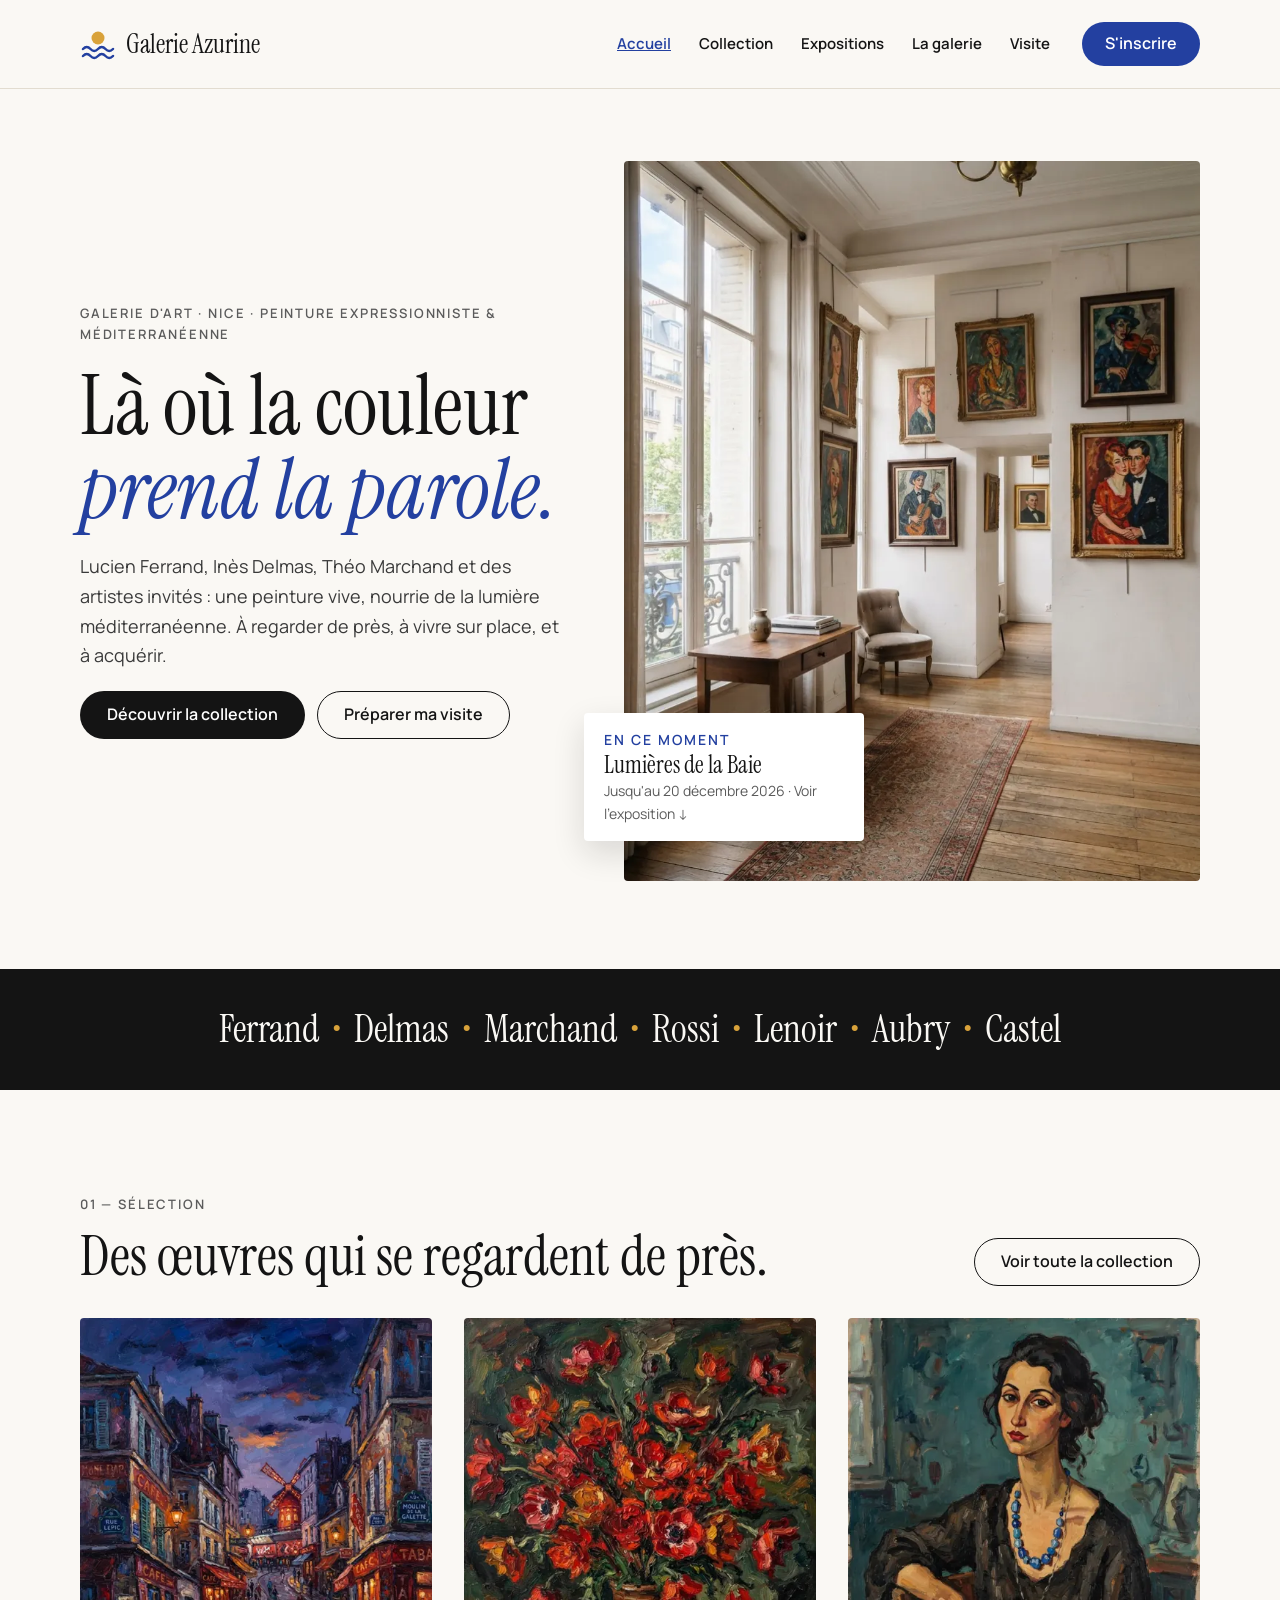
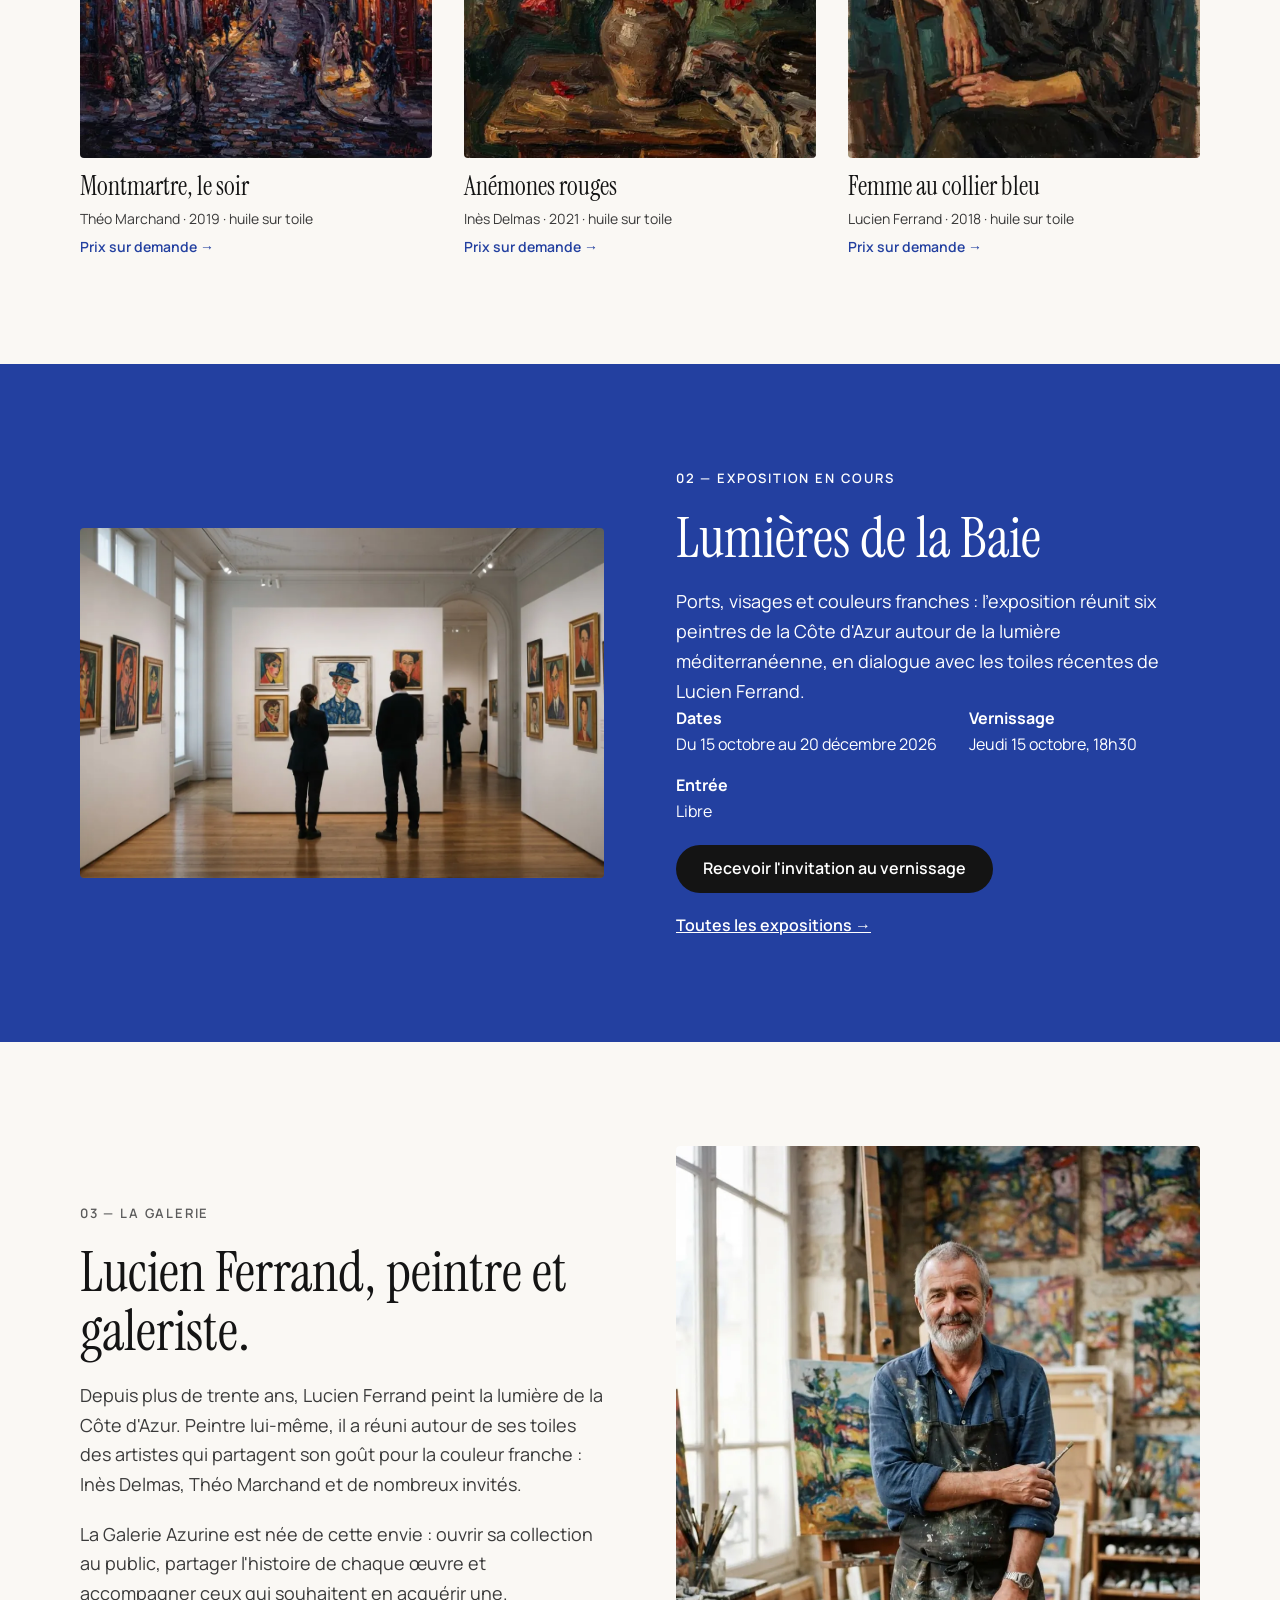
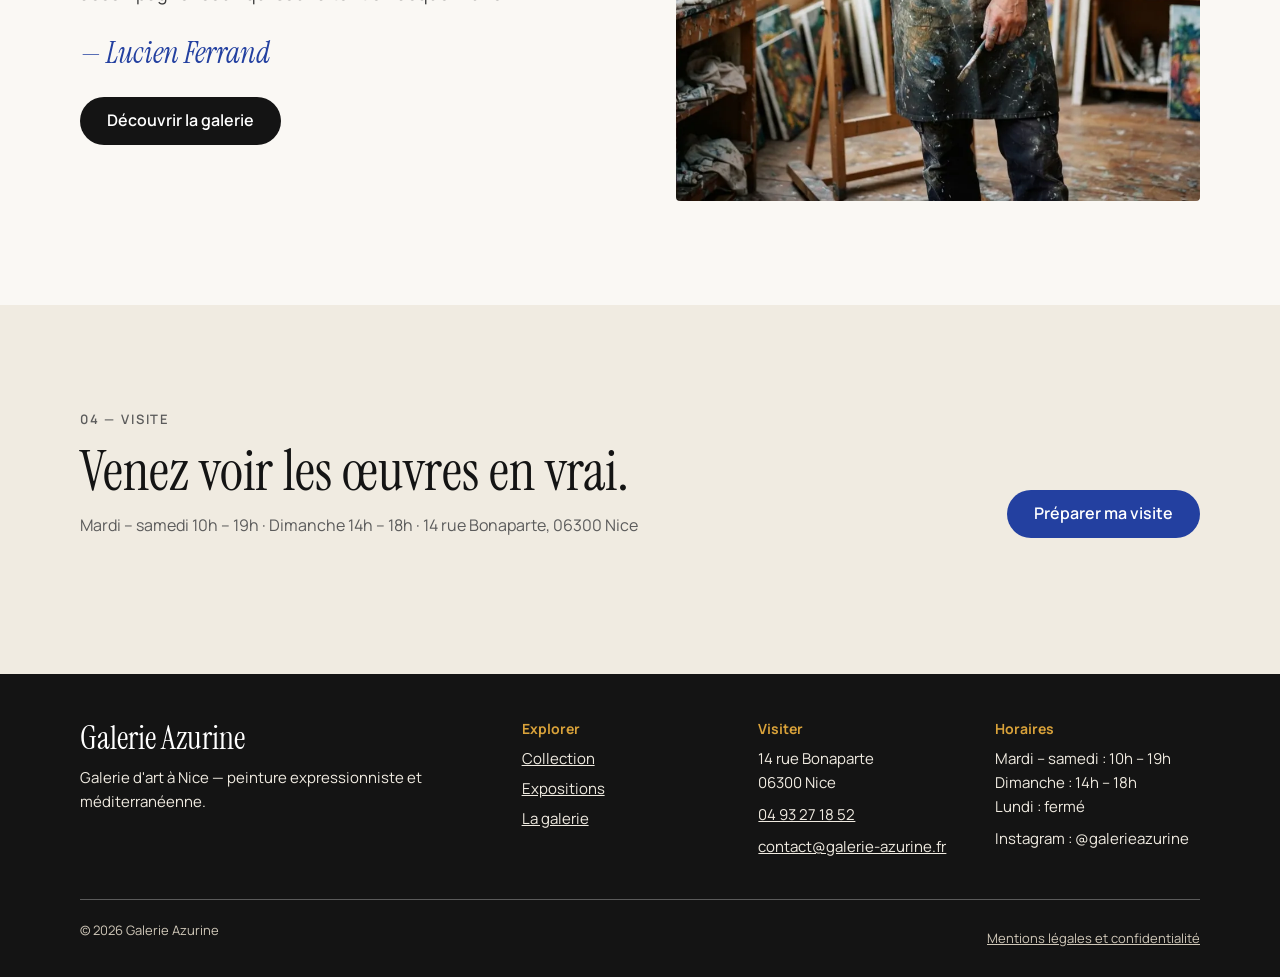
<file: index.html>
<!DOCTYPE html>
<html lang="fr">
<head>
  <meta charset="utf-8">
  <meta name="viewport" content="width=device-width, initial-scale=1">
  <title>Galerie Azurine — Galerie d&#x27;art à Nice</title>
  <meta name="description" content="Galerie Azurine, galerie d&#x27;art près du port de Nice : peinture expressionniste et méditerranéenne de Lucien Ferrand et des artistes de la galerie.">
  <link rel="icon" href="assets/img/favicon.svg" type="image/svg+xml">
  <link rel="preload" href="assets/fonts/manrope-latin-400-normal.woff2" as="font" type="font/woff2" crossorigin>
  <link rel="preload" href="assets/fonts/instrument-serif-latin-400-normal.woff2" as="font" type="font/woff2" crossorigin>
  <link rel="stylesheet" href="assets/css/style.css">
  <script>document.documentElement.className = 'js';</script>
  <script src="assets/js/main.js" defer></script>
</head>
<body>
  <a class="skip-link" href="#contenu">Aller au contenu</a>
  <header class="site-header">
    <div class="container header-inner">
      <a class="logo" href="index.html">
        <img src="assets/img/logo.svg" alt="" width="36" height="36">
        <span>Galerie Azurine</span>
      </a>
      <button class="menu-toggle" type="button" aria-expanded="false" aria-controls="menu-principal">
        <svg width="24" height="24" viewBox="0 0 24 24" aria-hidden="true" focusable="false"><path d="M3 7h18M3 12h18M3 17h18" stroke="currentColor" stroke-width="2" stroke-linecap="round" fill="none"/></svg>
        <span class="sr-only">Ouvrir le menu</span>
      </button>
      <nav class="main-nav" id="menu-principal" aria-label="Navigation principale">
        <ul>
          <li><a href="index.html" aria-current="page">Accueil</a></li>
          <li><a href="collection.html">Collection</a></li>
          <li><a href="expositions.html">Expositions</a></li>
          <li><a href="galerie.html">La galerie</a></li>
          <li><a href="contact.html">Visite</a></li>
        </ul>
        <a class="btn btn-action btn-bloc" href="contact.html#inscription">S'inscrire</a>
      </nav>
    </div>
  </header>
  <main id="contenu">
    <section class="container hero" aria-labelledby="titre-accueil">
      <div class="hero-texte">
        <p class="surtitre">Galerie d'art · Nice · Peinture expressionniste &amp; méditerranéenne</p>
        <h1 id="titre-accueil">Là où la couleur <em>prend la parole.</em></h1>
        <p class="lead">Lucien Ferrand, Inès Delmas, Théo Marchand et des artistes invités : une peinture vive, nourrie de la lumière méditerranéenne. À regarder de près, à vivre sur place, et à acquérir.</p>
        <div class="boutons">
          <a class="btn btn-principal" href="#selection">Découvrir la collection</a>
          <a class="btn btn-secondaire" href="contact.html">Préparer ma visite</a>
        </div>
      </div>
      <div class="hero-visuel">
        <img src="assets/img/hero.webp" width="920" height="1150" alt="Salle de la galerie baignée de lumière : portraits expressionnistes aux murs, parquet et grande fenêtre.">
        <a class="carte-moment" href="#exposition">
          <span class="surtitre">En ce moment</span>
          <strong>Lumières de la Baie</strong>
          <span>Jusqu'au 20 décembre 2026 · Voir l'exposition ↓</span>
        </a>
      </div>
    </section>

    <div class="bandeau">
      <div class="container">
        <ul>
          <li><a href="collection.html">Ferrand</a></li>
          <li><a href="collection.html">Delmas</a></li>
          <li><a href="collection.html">Marchand</a></li>
          <li><a href="collection.html">Rossi</a></li>
          <li><a href="collection.html">Lenoir</a></li>
          <li><a href="collection.html">Aubry</a></li>
          <li><a href="collection.html">Castel</a></li>
        </ul>
      </div>
    </div>

    <section class="section" id="selection" aria-labelledby="titre-selection">
      <div class="container">
        <div class="titre-section">
          <div>
            <p class="surtitre">01 — Sélection</p>
            <h2 id="titre-selection">Des œuvres qui se regardent de près.</h2>
          </div>
          <a class="btn btn-secondaire" href="collection.html">Voir toute la collection</a>
        </div>
        <div class="grille">
        <article class="card" data-artiste="invites">
          <a class="card-link" href="oeuvres/montmartre-le-soir.html">
            <img src="assets/img/montmartre.webp" srcset="assets/img/montmartre-480.webp 480w, assets/img/montmartre.webp 800w" sizes="(min-width: 1024px) 380px, (min-width: 600px) 50vw, 100vw" width="800" height="1000" alt="Rue pavée de Montmartre au crépuscule, cafés éclairés et moulin rouge au fond, sous un ciel violet." loading="lazy">
            <h3 class="card-title">Montmartre, le soir</h3>
            <p class="card-meta">Théo Marchand · 2019 · huile sur toile</p>
            <span class="card-more">Prix sur demande →</span>
          </a>
        </article>
        <article class="card" data-artiste="invites">
          <a class="card-link" href="oeuvres/anemones-rouges.html">
            <img src="assets/img/anemones.webp" srcset="assets/img/anemones-480.webp 480w, assets/img/anemones.webp 800w" sizes="(min-width: 1024px) 380px, (min-width: 600px) 50vw, 100vw" width="800" height="1000" alt="Bouquet d&#x27;anémones rouges dans un vase en terre, sur un fond vert sombre." loading="lazy">
            <h3 class="card-title">Anémones rouges</h3>
            <p class="card-meta">Inès Delmas · 2021 · huile sur toile</p>
            <span class="card-more">Prix sur demande →</span>
          </a>
        </article>
        <article class="card" data-artiste="ferrand">
          <a class="card-link" href="oeuvres/femme-au-collier-bleu.html">
            <img src="assets/img/femme.webp" srcset="assets/img/femme-480.webp 480w, assets/img/femme.webp 800w" sizes="(min-width: 1024px) 380px, (min-width: 600px) 50vw, 100vw" width="800" height="1000" alt="Portrait d&#x27;une femme assise au long cou, vêtue de noir, avec un collier de perles bleues, sur fond turquoise." loading="lazy">
            <h3 class="card-title">Femme au collier bleu</h3>
            <p class="card-meta">Lucien Ferrand · 2018 · huile sur toile</p>
            <span class="card-more">Prix sur demande →</span>
          </a>
        </article>
        </div>
      </div>
    </section>

    <section class="section fond-bleu" id="exposition" aria-labelledby="titre-exposition">
      <div class="container split">
        <img src="assets/img/expo.webp" width="1200" height="800" alt="Deux visiteurs devant des portraits expressionnistes dans une salle d'exposition aux murs blancs." loading="lazy">
        <div class="stack">
          <p class="surtitre">02 — Exposition en cours</p>
          <h2 id="titre-exposition">Lumières de la Baie</h2>
          <p class="lead">Ports, visages et couleurs franches : l'exposition réunit six peintres de la Côte d'Azur autour de la lumière méditerranéenne, en dialogue avec les toiles récentes de Lucien Ferrand.</p>
          <dl class="expo-infos">
            <div><dt>Dates</dt><dd>Du 15 octobre au 20 décembre 2026</dd></div>
            <div><dt>Vernissage</dt><dd>Jeudi 15 octobre, 18h30</dd></div>
            <div><dt>Entrée</dt><dd>Libre</dd></div>
          </dl>
          <div class="boutons">
            <a class="btn btn-principal" href="contact.html#inscription">Recevoir l'invitation au vernissage</a>
          </div>
          <p><a class="lien-fleche" href="expositions.html">Toutes les expositions →</a></p>
        </div>
      </div>
    </section>

    <section class="section" aria-labelledby="titre-galerie">
      <div class="container split">
        <div class="stack">
          <p class="surtitre">03 — La galerie</p>
          <h2 id="titre-galerie">Lucien Ferrand, peintre et galeriste.</h2>
          <p class="lead">Depuis plus de trente ans, Lucien Ferrand peint la lumière de la Côte d'Azur. Peintre lui-même, il a réuni autour de ses toiles des artistes qui partagent son goût pour la couleur franche : Inès Delmas, Théo Marchand et de nombreux invités.</p>
          <p class="lead">La Galerie Azurine est née de cette envie : ouvrir sa collection au public, partager l'histoire de chaque œuvre et accompagner ceux qui souhaitent en acquérir une.</p>
          <p class="signature">— Lucien Ferrand</p>
          <div class="boutons">
            <a class="btn btn-principal" href="galerie.html">Découvrir la galerie</a>
          </div>
        </div>
        <img src="assets/img/portrait.webp" width="920" height="1150" alt="Lucien Ferrand, souriant, en tablier taché de peinture dans son atelier." loading="lazy">
      </div>
    </section>

    <section class="section fond-lin" aria-labelledby="titre-visite">
      <div class="container titre-section">
        <div>
          <p class="surtitre">04 — Visite</p>
          <h2 id="titre-visite">Venez voir les œuvres en vrai.</h2>
          <p class="texte-gris">Mardi – samedi 10h – 19h · Dimanche 14h – 18h · 14 rue Bonaparte, 06300 Nice</p>
        </div>
        <a class="btn btn-action" href="contact.html">Préparer ma visite</a>
      </div>
    </section>
  </main>
  <footer class="site-footer">
    <div class="container">
      <div class="footer-grid">
        <div>
          <p class="footer-marque">Galerie Azurine</p>
          <p>Galerie d'art à Nice — peinture expressionniste et méditerranéenne.</p>
        </div>
        <div>
          <h2 class="footer-titre">Explorer</h2>
          <ul class="footer-liste">
            <li><a href="collection.html">Collection</a></li>
            <li><a href="expositions.html">Expositions</a></li>
            <li><a href="galerie.html">La galerie</a></li>
          </ul>
        </div>
        <div>
          <h2 class="footer-titre">Visiter</h2>
          <address>
            <p>14 rue Bonaparte<br>06300 Nice</p>
            <p><a href="tel:+33493271852">04 93 27 18 52</a></p>
            <p><a href="mailto:contact@galerie-azurine.fr">contact@galerie-azurine.fr</a></p>
          </address>
        </div>
        <div>
          <h2 class="footer-titre">Horaires</h2>
          <p>Mardi – samedi : 10h – 19h<br>Dimanche : 14h – 18h<br>Lundi : fermé</p>
          <p>Instagram : @galerieazurine</p>
        </div>
      </div>
      <div class="footer-bas">
        <p>© 2026 Galerie Azurine</p>
        <p><a href="mentions-legales.html">Mentions légales et confidentialité</a></p>
      </div>
    </div>
  </footer>
</body>
</html>
</file>
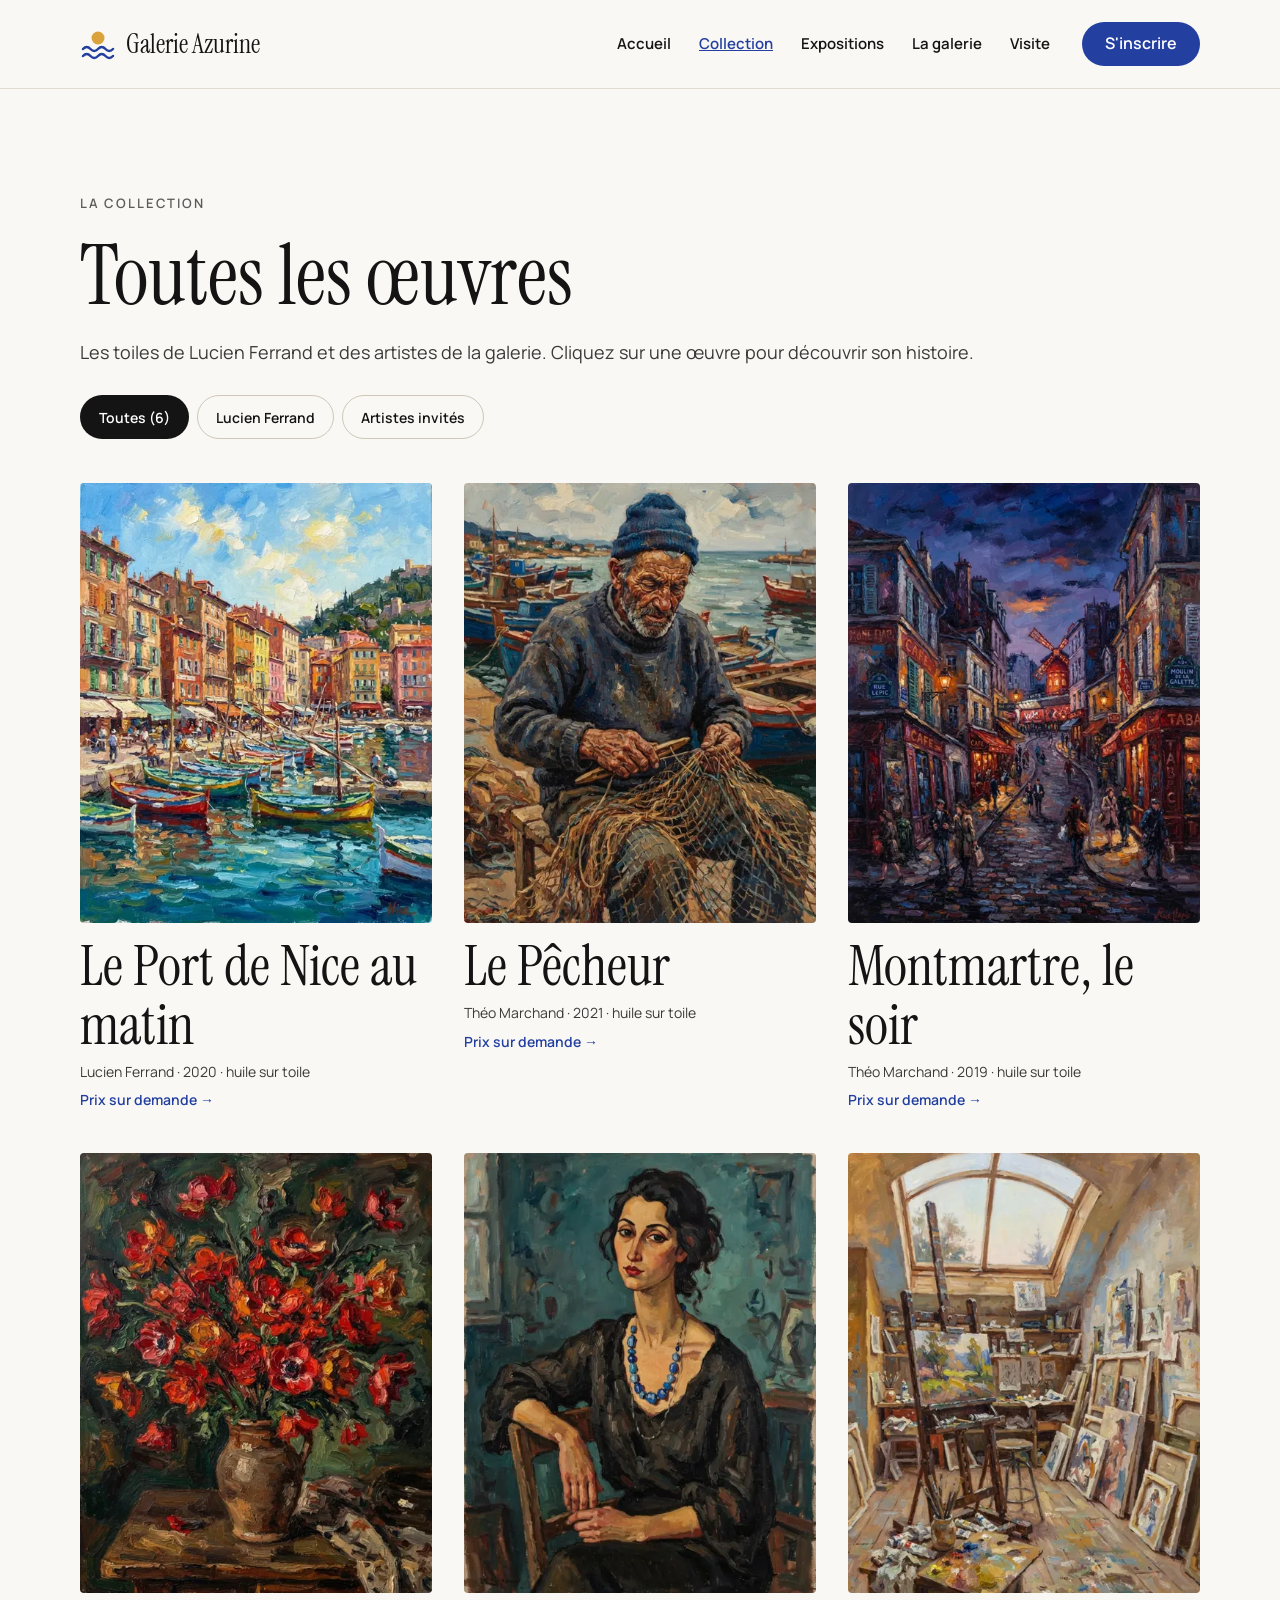
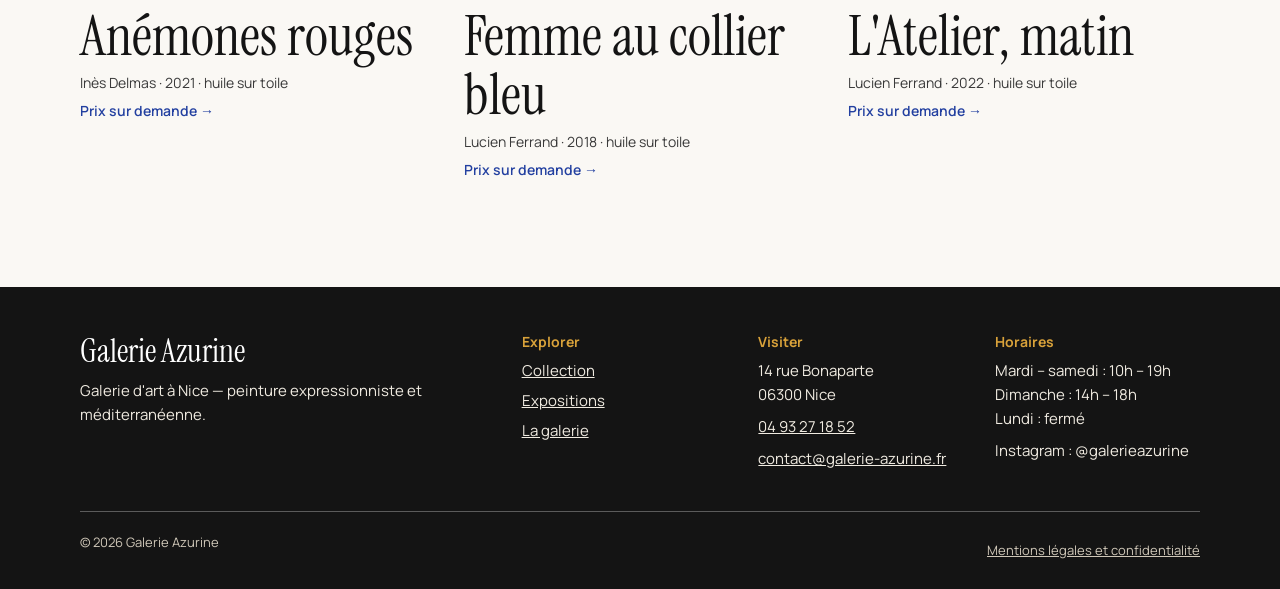
<file: collection.html>
<!DOCTYPE html>
<html lang="fr">
<head>
  <meta charset="utf-8">
  <meta name="viewport" content="width=device-width, initial-scale=1">
  <title>Collection — Galerie Azurine</title>
  <meta name="description" content="Toutes les œuvres de la Galerie Azurine à Nice : toiles de Lucien Ferrand, Inès Delmas et Théo Marchand.">
  <link rel="icon" href="assets/img/favicon.svg" type="image/svg+xml">
  <link rel="preload" href="assets/fonts/manrope-latin-400-normal.woff2" as="font" type="font/woff2" crossorigin>
  <link rel="preload" href="assets/fonts/instrument-serif-latin-400-normal.woff2" as="font" type="font/woff2" crossorigin>
  <link rel="stylesheet" href="assets/css/style.css">
  <script>document.documentElement.className = 'js';</script>
  <script src="assets/js/main.js" defer></script>
</head>
<body>
  <a class="skip-link" href="#contenu">Aller au contenu</a>
  <header class="site-header">
    <div class="container header-inner">
      <a class="logo" href="index.html">
        <img src="assets/img/logo.svg" alt="" width="36" height="36">
        <span>Galerie Azurine</span>
      </a>
      <button class="menu-toggle" type="button" aria-expanded="false" aria-controls="menu-principal">
        <svg width="24" height="24" viewBox="0 0 24 24" aria-hidden="true" focusable="false"><path d="M3 7h18M3 12h18M3 17h18" stroke="currentColor" stroke-width="2" stroke-linecap="round" fill="none"/></svg>
        <span class="sr-only">Ouvrir le menu</span>
      </button>
      <nav class="main-nav" id="menu-principal" aria-label="Navigation principale">
        <ul>
          <li><a href="index.html">Accueil</a></li>
          <li><a href="collection.html" aria-current="page">Collection</a></li>
          <li><a href="expositions.html">Expositions</a></li>
          <li><a href="galerie.html">La galerie</a></li>
          <li><a href="contact.html">Visite</a></li>
        </ul>
        <a class="btn btn-action btn-bloc" href="contact.html#inscription">S'inscrire</a>
      </nav>
    </div>
  </header>
  <main id="contenu">
    <section class="section" aria-labelledby="titre-collection">
      <div class="container">
        <div class="stack">
          <p class="surtitre">La collection</p>
          <h1 id="titre-collection">Toutes les œuvres</h1>
          <p class="lead">Les toiles de Lucien Ferrand et des artistes de la galerie. Cliquez sur une œuvre pour découvrir son histoire.</p>
        </div>
        <div class="filtres" role="group" aria-label="Filtrer les œuvres" hidden>
          <button class="filtre" type="button" data-filtre="tous" aria-pressed="true">Toutes (6)</button>
          <button class="filtre" type="button" data-filtre="ferrand" aria-pressed="false">Lucien Ferrand</button>
          <button class="filtre" type="button" data-filtre="invites" aria-pressed="false">Artistes invités</button>
        </div>
        <p class="sr-only" id="resultat-filtre" aria-live="polite"></p>
      </div>
      <div class="container">
        <div class="grille mt-40">
        <article class="card" data-artiste="ferrand">
          <a class="card-link" href="oeuvres/le-port-de-nice-au-matin.html">
            <img src="assets/img/port.webp" srcset="assets/img/port-480.webp 480w, assets/img/port.webp 800w" sizes="(min-width: 1024px) 380px, (min-width: 600px) 50vw, 100vw" width="800" height="1000" alt="Peinture du port de Nice : barques colorées devant des façades ocre et roses, eau turquoise." loading="lazy">
            <h2 class="card-title">Le Port de Nice au matin</h2>
            <p class="card-meta">Lucien Ferrand · 2020 · huile sur toile</p>
            <span class="card-more">Prix sur demande →</span>
          </a>
        </article>
        <article class="card" data-artiste="invites">
          <a class="card-link" href="oeuvres/le-pecheur.html">
            <img src="assets/img/pecheur.webp" srcset="assets/img/pecheur-480.webp 480w, assets/img/pecheur.webp 800w" sizes="(min-width: 1024px) 380px, (min-width: 600px) 50vw, 100vw" width="800" height="1000" alt="Portrait peint d&#x27;un vieux pêcheur au bonnet bleu qui répare ses filets sur un quai." loading="lazy">
            <h2 class="card-title">Le Pêcheur</h2>
            <p class="card-meta">Théo Marchand · 2021 · huile sur toile</p>
            <span class="card-more">Prix sur demande →</span>
          </a>
        </article>
        <article class="card" data-artiste="invites">
          <a class="card-link" href="oeuvres/montmartre-le-soir.html">
            <img src="assets/img/montmartre.webp" srcset="assets/img/montmartre-480.webp 480w, assets/img/montmartre.webp 800w" sizes="(min-width: 1024px) 380px, (min-width: 600px) 50vw, 100vw" width="800" height="1000" alt="Rue pavée de Montmartre au crépuscule, cafés éclairés et moulin rouge au fond, sous un ciel violet." loading="lazy">
            <h2 class="card-title">Montmartre, le soir</h2>
            <p class="card-meta">Théo Marchand · 2019 · huile sur toile</p>
            <span class="card-more">Prix sur demande →</span>
          </a>
        </article>
        <article class="card" data-artiste="invites">
          <a class="card-link" href="oeuvres/anemones-rouges.html">
            <img src="assets/img/anemones.webp" srcset="assets/img/anemones-480.webp 480w, assets/img/anemones.webp 800w" sizes="(min-width: 1024px) 380px, (min-width: 600px) 50vw, 100vw" width="800" height="1000" alt="Bouquet d&#x27;anémones rouges dans un vase en terre, sur un fond vert sombre." loading="lazy">
            <h2 class="card-title">Anémones rouges</h2>
            <p class="card-meta">Inès Delmas · 2021 · huile sur toile</p>
            <span class="card-more">Prix sur demande →</span>
          </a>
        </article>
        <article class="card" data-artiste="ferrand">
          <a class="card-link" href="oeuvres/femme-au-collier-bleu.html">
            <img src="assets/img/femme.webp" srcset="assets/img/femme-480.webp 480w, assets/img/femme.webp 800w" sizes="(min-width: 1024px) 380px, (min-width: 600px) 50vw, 100vw" width="800" height="1000" alt="Portrait d&#x27;une femme assise au long cou, vêtue de noir, avec un collier de perles bleues, sur fond turquoise." loading="lazy">
            <h2 class="card-title">Femme au collier bleu</h2>
            <p class="card-meta">Lucien Ferrand · 2018 · huile sur toile</p>
            <span class="card-more">Prix sur demande →</span>
          </a>
        </article>
        <article class="card" data-artiste="ferrand">
          <a class="card-link" href="oeuvres/l-atelier-matin.html">
            <img src="assets/img/atelier.webp" srcset="assets/img/atelier-480.webp 480w, assets/img/atelier.webp 800w" sizes="(min-width: 1024px) 380px, (min-width: 600px) 50vw, 100vw" width="800" height="1000" alt="Atelier de peintre sous une verrière : chevalet, palette et toiles posées contre les murs." loading="lazy">
            <h2 class="card-title">L&#x27;Atelier, matin</h2>
            <p class="card-meta">Lucien Ferrand · 2022 · huile sur toile</p>
            <span class="card-more">Prix sur demande →</span>
          </a>
        </article>
        </div>
      </div>
    </section>
  </main>
  <footer class="site-footer">
    <div class="container">
      <div class="footer-grid">
        <div>
          <p class="footer-marque">Galerie Azurine</p>
          <p>Galerie d'art à Nice — peinture expressionniste et méditerranéenne.</p>
        </div>
        <div>
          <h2 class="footer-titre">Explorer</h2>
          <ul class="footer-liste">
            <li><a href="collection.html">Collection</a></li>
            <li><a href="expositions.html">Expositions</a></li>
            <li><a href="galerie.html">La galerie</a></li>
          </ul>
        </div>
        <div>
          <h2 class="footer-titre">Visiter</h2>
          <address>
            <p>14 rue Bonaparte<br>06300 Nice</p>
            <p><a href="tel:+33493271852">04 93 27 18 52</a></p>
            <p><a href="mailto:contact@galerie-azurine.fr">contact@galerie-azurine.fr</a></p>
          </address>
        </div>
        <div>
          <h2 class="footer-titre">Horaires</h2>
          <p>Mardi – samedi : 10h – 19h<br>Dimanche : 14h – 18h<br>Lundi : fermé</p>
          <p>Instagram : @galerieazurine</p>
        </div>
      </div>
      <div class="footer-bas">
        <p>© 2026 Galerie Azurine</p>
        <p><a href="mentions-legales.html">Mentions légales et confidentialité</a></p>
      </div>
    </div>
  </footer>
</body>
</html>
</file>
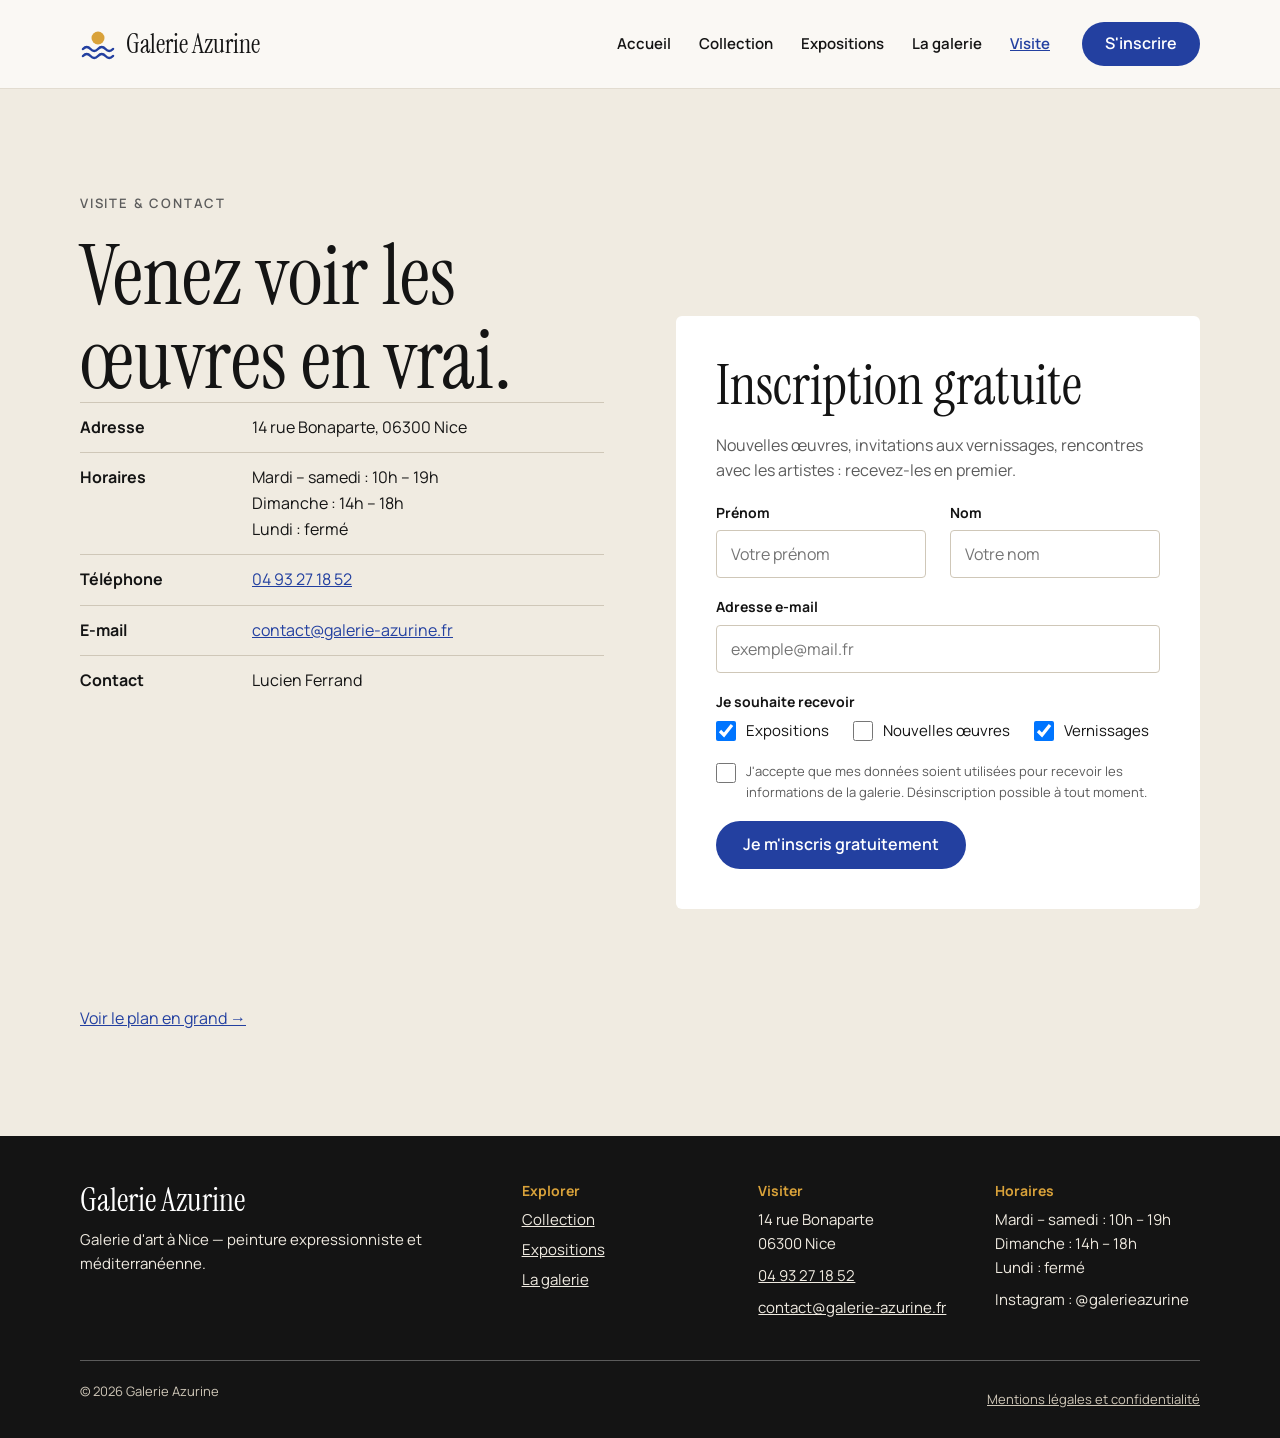
<file: contact.html>
<!DOCTYPE html>
<html lang="fr">
<head>
  <meta charset="utf-8">
  <meta name="viewport" content="width=device-width, initial-scale=1">
  <title>Visite et contact — Galerie Azurine</title>
  <meta name="description" content="Adresse, horaires et contact de la Galerie Azurine à Nice. Inscription gratuite aux invitations des vernissages.">
  <link rel="icon" href="assets/img/favicon.svg" type="image/svg+xml">
  <link rel="preload" href="assets/fonts/manrope-latin-400-normal.woff2" as="font" type="font/woff2" crossorigin>
  <link rel="preload" href="assets/fonts/instrument-serif-latin-400-normal.woff2" as="font" type="font/woff2" crossorigin>
  <link rel="stylesheet" href="assets/css/style.css">
  <script>document.documentElement.className = 'js';</script>
  <script src="assets/js/main.js" defer></script>
</head>
<body>
  <a class="skip-link" href="#contenu">Aller au contenu</a>
  <header class="site-header">
    <div class="container header-inner">
      <a class="logo" href="index.html">
        <img src="assets/img/logo.svg" alt="" width="36" height="36">
        <span>Galerie Azurine</span>
      </a>
      <button class="menu-toggle" type="button" aria-expanded="false" aria-controls="menu-principal">
        <svg width="24" height="24" viewBox="0 0 24 24" aria-hidden="true" focusable="false"><path d="M3 7h18M3 12h18M3 17h18" stroke="currentColor" stroke-width="2" stroke-linecap="round" fill="none"/></svg>
        <span class="sr-only">Ouvrir le menu</span>
      </button>
      <nav class="main-nav" id="menu-principal" aria-label="Navigation principale">
        <ul>
          <li><a href="index.html">Accueil</a></li>
          <li><a href="collection.html">Collection</a></li>
          <li><a href="expositions.html">Expositions</a></li>
          <li><a href="galerie.html">La galerie</a></li>
          <li><a href="contact.html" aria-current="page">Visite</a></li>
        </ul>
        <a class="btn btn-action btn-bloc" href="contact.html#inscription">S'inscrire</a>
      </nav>
    </div>
  </header>
  <main id="contenu">
    <section class="section fond-lin" aria-labelledby="titre-visite">
      <div class="container split aligne-haut">
        <div class="stack">
          <p class="surtitre">Visite &amp; contact</p>
          <h1 id="titre-visite">Venez voir les œuvres en vrai.</h1>
          <dl class="infos">
            <div><dt>Adresse</dt><dd>14 rue Bonaparte, 06300 Nice</dd></div>
            <div><dt>Horaires</dt><dd>Mardi – samedi : 10h – 19h<br>Dimanche : 14h – 18h<br>Lundi : fermé</dd></div>
            <div><dt>Téléphone</dt><dd><a href="tel:+33493271852">04 93 27 18 52</a></dd></div>
            <div><dt>E-mail</dt><dd><a href="mailto:contact@galerie-azurine.fr">contact@galerie-azurine.fr</a></dd></div>
            <div><dt>Contact</dt><dd>Lucien Ferrand</dd></div>
          </dl>
          <iframe class="carte-plan" src="https://www.openstreetmap.org/export/embed.html?bbox=7.2790%2C43.6970%2C7.2890%2C43.7020&amp;layer=mapnik&amp;marker=43.6995%2C7.2840" title="Plan d'accès : 14 rue Bonaparte, Nice" loading="lazy"></iframe>
          <p><a href="https://www.openstreetmap.org/?mlat=43.6995&amp;mlon=7.2840#map=17/43.6995/7.2840">Voir le plan en grand →</a></p>
        </div>

        <form class="formulaire" id="inscription" action="merci.html" method="get" aria-labelledby="titre-inscription">
          <h2 id="titre-inscription">Inscription gratuite</h2>
          <p class="texte-gris">Nouvelles œuvres, invitations aux vernissages, rencontres avec les artistes : recevez-les en premier.</p>
          <div class="champs-duo">
            <div class="champ">
              <label for="prenom">Prénom</label>
              <input id="prenom" name="prenom" type="text" autocomplete="given-name" placeholder="Votre prénom" required>
            </div>
            <div class="champ">
              <label for="nom">Nom</label>
              <input id="nom" name="nom" type="text" autocomplete="family-name" placeholder="Votre nom" required>
            </div>
          </div>
          <div class="champ">
            <label for="email">Adresse e-mail</label>
            <input id="email" name="email" type="email" autocomplete="email" placeholder="exemple@mail.fr" required>
          </div>
          <fieldset>
            <legend class="champ-legende">Je souhaite recevoir</legend>
            <div class="cases">
              <label class="case"><input type="checkbox" name="interet" value="expositions" checked> Expositions</label>
              <label class="case"><input type="checkbox" name="interet" value="oeuvres"> Nouvelles œuvres</label>
              <label class="case"><input type="checkbox" name="interet" value="vernissages" checked> Vernissages</label>
            </div>
          </fieldset>
          <label class="case case-petit"><input type="checkbox" name="consentement" value="oui" required> J'accepte que mes données soient utilisées pour recevoir les informations de la galerie. Désinscription possible à tout moment.</label>
          <button class="btn btn-action btn-bloc" type="submit">Je m'inscris gratuitement</button>
        </form>
      </div>
    </section>
  </main>
  <footer class="site-footer">
    <div class="container">
      <div class="footer-grid">
        <div>
          <p class="footer-marque">Galerie Azurine</p>
          <p>Galerie d'art à Nice — peinture expressionniste et méditerranéenne.</p>
        </div>
        <div>
          <h2 class="footer-titre">Explorer</h2>
          <ul class="footer-liste">
            <li><a href="collection.html">Collection</a></li>
            <li><a href="expositions.html">Expositions</a></li>
            <li><a href="galerie.html">La galerie</a></li>
          </ul>
        </div>
        <div>
          <h2 class="footer-titre">Visiter</h2>
          <address>
            <p>14 rue Bonaparte<br>06300 Nice</p>
            <p><a href="tel:+33493271852">04 93 27 18 52</a></p>
            <p><a href="mailto:contact@galerie-azurine.fr">contact@galerie-azurine.fr</a></p>
          </address>
        </div>
        <div>
          <h2 class="footer-titre">Horaires</h2>
          <p>Mardi – samedi : 10h – 19h<br>Dimanche : 14h – 18h<br>Lundi : fermé</p>
          <p>Instagram : @galerieazurine</p>
        </div>
      </div>
      <div class="footer-bas">
        <p>© 2026 Galerie Azurine</p>
        <p><a href="mentions-legales.html">Mentions légales et confidentialité</a></p>
      </div>
    </div>
  </footer>
</body>
</html>
</file>
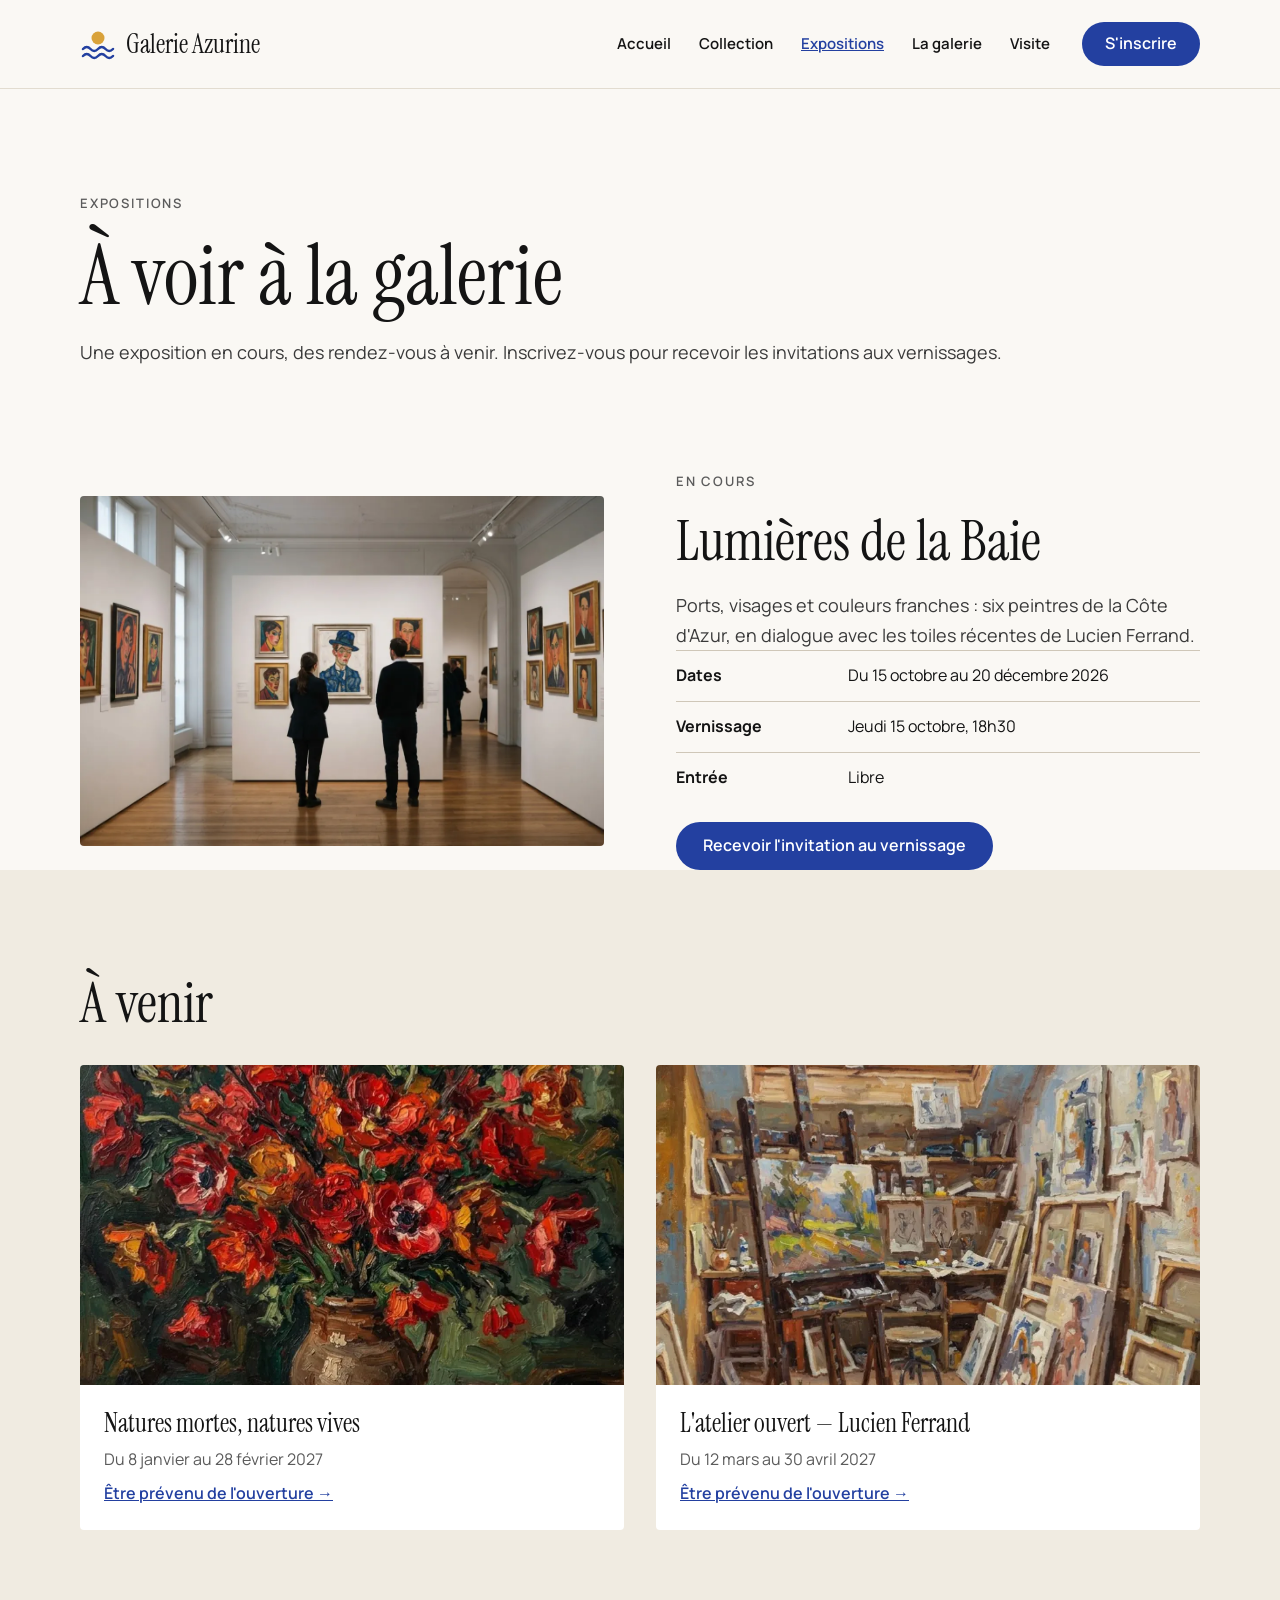
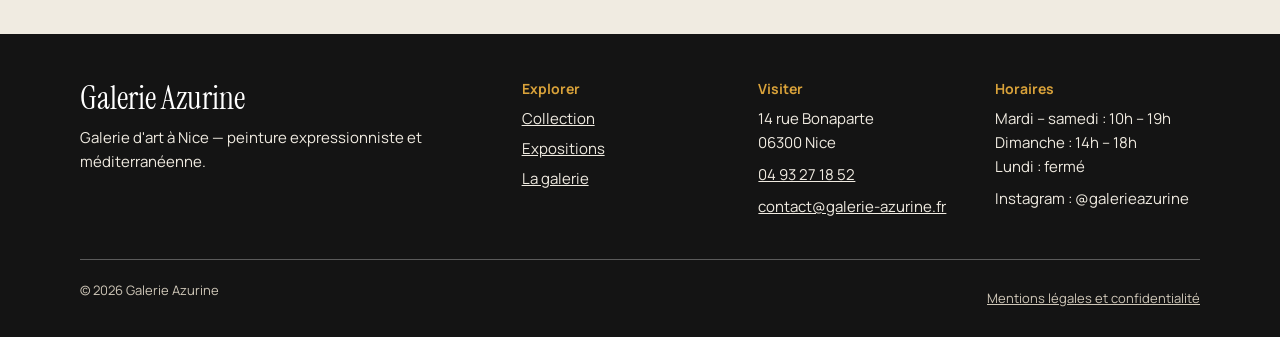
<file: expositions.html>
<!DOCTYPE html>
<html lang="fr">
<head>
  <meta charset="utf-8">
  <meta name="viewport" content="width=device-width, initial-scale=1">
  <title>Expositions — Galerie Azurine</title>
  <meta name="description" content="Exposition en cours et prochaines expositions à la Galerie Azurine, Nice : Lumières de la Baie, Natures mortes, natures vives, L&#x27;atelier ouvert.">
  <link rel="icon" href="assets/img/favicon.svg" type="image/svg+xml">
  <link rel="preload" href="assets/fonts/manrope-latin-400-normal.woff2" as="font" type="font/woff2" crossorigin>
  <link rel="preload" href="assets/fonts/instrument-serif-latin-400-normal.woff2" as="font" type="font/woff2" crossorigin>
  <link rel="stylesheet" href="assets/css/style.css">
  <script>document.documentElement.className = 'js';</script>
  <script src="assets/js/main.js" defer></script>
</head>
<body>
  <a class="skip-link" href="#contenu">Aller au contenu</a>
  <header class="site-header">
    <div class="container header-inner">
      <a class="logo" href="index.html">
        <img src="assets/img/logo.svg" alt="" width="36" height="36">
        <span>Galerie Azurine</span>
      </a>
      <button class="menu-toggle" type="button" aria-expanded="false" aria-controls="menu-principal">
        <svg width="24" height="24" viewBox="0 0 24 24" aria-hidden="true" focusable="false"><path d="M3 7h18M3 12h18M3 17h18" stroke="currentColor" stroke-width="2" stroke-linecap="round" fill="none"/></svg>
        <span class="sr-only">Ouvrir le menu</span>
      </button>
      <nav class="main-nav" id="menu-principal" aria-label="Navigation principale">
        <ul>
          <li><a href="index.html">Accueil</a></li>
          <li><a href="collection.html">Collection</a></li>
          <li><a href="expositions.html" aria-current="page">Expositions</a></li>
          <li><a href="galerie.html">La galerie</a></li>
          <li><a href="contact.html">Visite</a></li>
        </ul>
        <a class="btn btn-action btn-bloc" href="contact.html#inscription">S'inscrire</a>
      </nav>
    </div>
  </header>
  <main id="contenu">
    <section class="section" aria-labelledby="titre-expositions">
      <div class="container stack">
        <p class="surtitre">Expositions</p>
        <h1 id="titre-expositions">À voir à la galerie</h1>
        <p class="lead">Une exposition en cours, des rendez-vous à venir. Inscrivez-vous pour recevoir les invitations aux vernissages.</p>
      </div>
    </section>

    <section class="container split pb-section" aria-labelledby="titre-en-cours">
      <img src="assets/img/expo.webp" width="1200" height="800" alt="Deux visiteurs devant des portraits expressionnistes dans une salle d'exposition aux murs blancs.">
      <div class="stack">
        <p class="surtitre">En cours</p>
        <h2 id="titre-en-cours">Lumières de la Baie</h2>
        <p class="lead">Ports, visages et couleurs franches : six peintres de la Côte d'Azur, en dialogue avec les toiles récentes de Lucien Ferrand.</p>
        <dl class="infos">
          <div><dt>Dates</dt><dd>Du 15 octobre au 20 décembre 2026</dd></div>
          <div><dt>Vernissage</dt><dd>Jeudi 15 octobre, 18h30</dd></div>
          <div><dt>Entrée</dt><dd>Libre</dd></div>
        </dl>
        <div class="boutons">
          <a class="btn btn-action" href="contact.html#inscription">Recevoir l'invitation au vernissage</a>
        </div>
      </div>
    </section>

    <section class="section fond-lin" aria-labelledby="titre-a-venir">
      <div class="container">
        <h2 id="titre-a-venir" class="mb-32">À venir</h2>
        <div class="grille grille-2">
          <article class="carte-expo">
            <img src="assets/img/anemones.webp" width="800" height="1000" alt="Détail d'un bouquet d'anémones rouges peint en touches épaisses." loading="lazy">
            <div class="carte-expo-texte">
              <h3>Natures mortes, natures vives</h3>
              <p class="texte-gris">Du 8 janvier au 28 février 2027</p>
              <p><a class="lien-fleche" href="contact.html#inscription">Être prévenu de l'ouverture →</a></p>
            </div>
          </article>
          <article class="carte-expo">
            <img src="assets/img/atelier.webp" width="800" height="1000" alt="Atelier de peintre sous une verrière, chevalet et toiles." loading="lazy">
            <div class="carte-expo-texte">
              <h3>L'atelier ouvert — Lucien Ferrand</h3>
              <p class="texte-gris">Du 12 mars au 30 avril 2027</p>
              <p><a class="lien-fleche" href="contact.html#inscription">Être prévenu de l'ouverture →</a></p>
            </div>
          </article>
        </div>
      </div>
    </section>
  </main>
  <footer class="site-footer">
    <div class="container">
      <div class="footer-grid">
        <div>
          <p class="footer-marque">Galerie Azurine</p>
          <p>Galerie d'art à Nice — peinture expressionniste et méditerranéenne.</p>
        </div>
        <div>
          <h2 class="footer-titre">Explorer</h2>
          <ul class="footer-liste">
            <li><a href="collection.html">Collection</a></li>
            <li><a href="expositions.html">Expositions</a></li>
            <li><a href="galerie.html">La galerie</a></li>
          </ul>
        </div>
        <div>
          <h2 class="footer-titre">Visiter</h2>
          <address>
            <p>14 rue Bonaparte<br>06300 Nice</p>
            <p><a href="tel:+33493271852">04 93 27 18 52</a></p>
            <p><a href="mailto:contact@galerie-azurine.fr">contact@galerie-azurine.fr</a></p>
          </address>
        </div>
        <div>
          <h2 class="footer-titre">Horaires</h2>
          <p>Mardi – samedi : 10h – 19h<br>Dimanche : 14h – 18h<br>Lundi : fermé</p>
          <p>Instagram : @galerieazurine</p>
        </div>
      </div>
      <div class="footer-bas">
        <p>© 2026 Galerie Azurine</p>
        <p><a href="mentions-legales.html">Mentions légales et confidentialité</a></p>
      </div>
    </div>
  </footer>
</body>
</html>
</file>
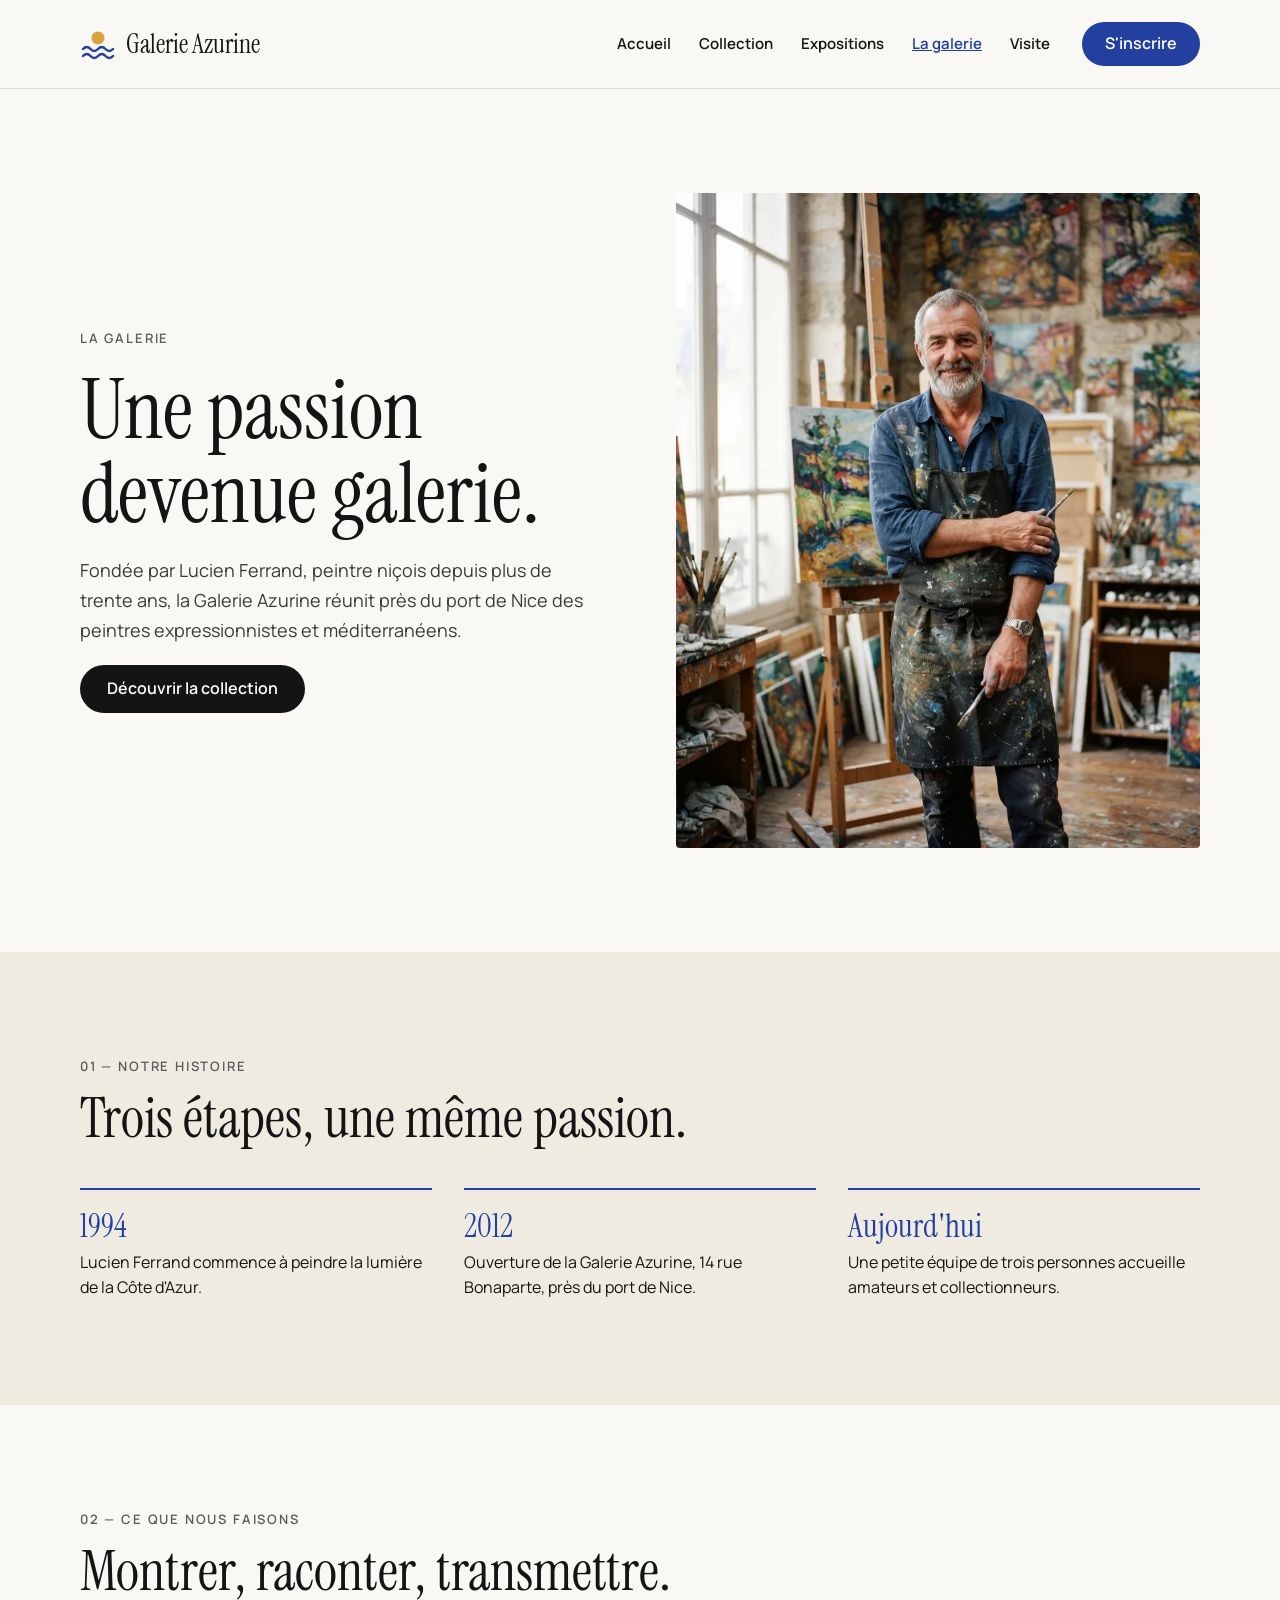
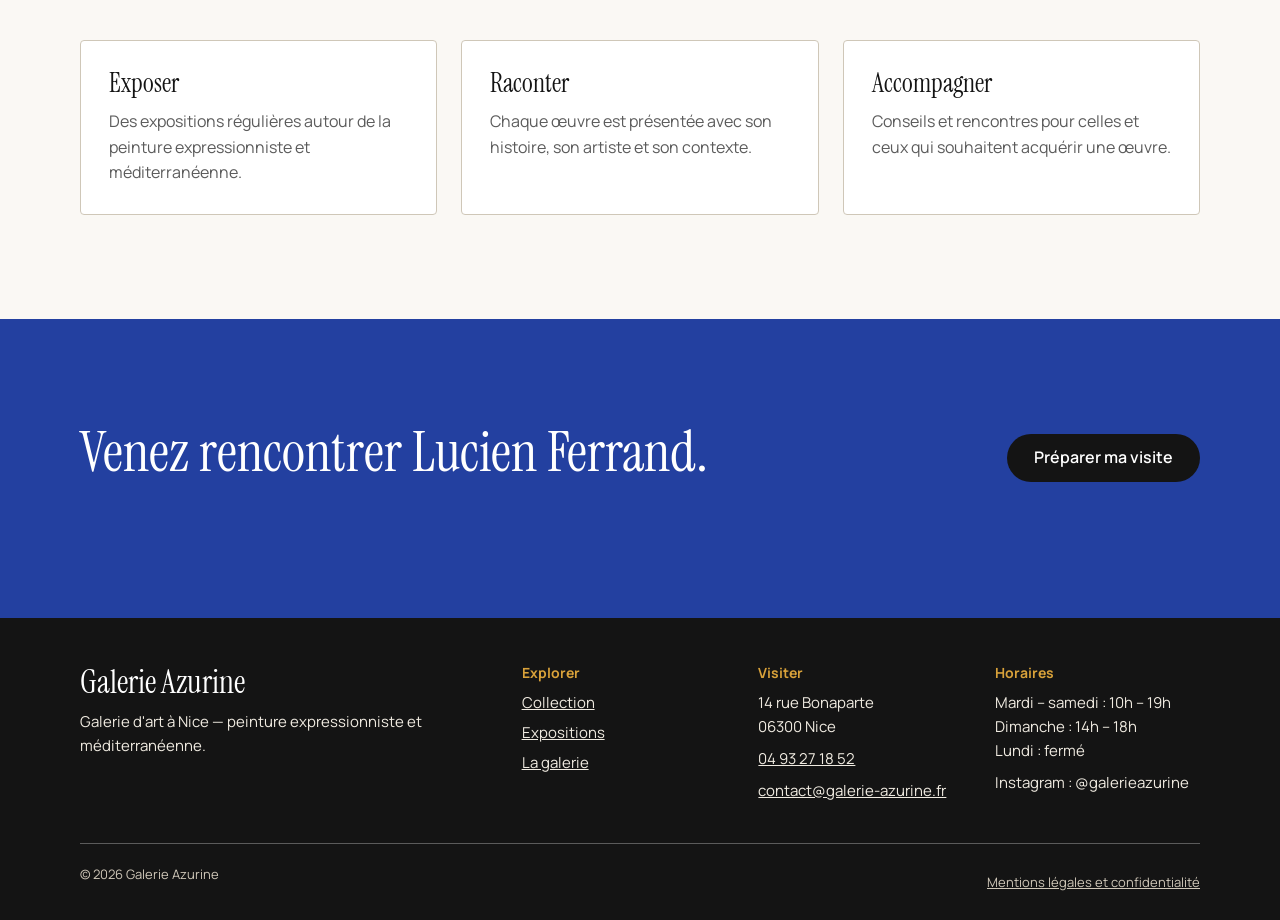
<file: galerie.html>
<!DOCTYPE html>
<html lang="fr">
<head>
  <meta charset="utf-8">
  <meta name="viewport" content="width=device-width, initial-scale=1">
  <title>La galerie — Galerie Azurine</title>
  <meta name="description" content="L&#x27;histoire de la Galerie Azurine, fondée en 2012 à Nice par le peintre Lucien Ferrand.">
  <link rel="icon" href="assets/img/favicon.svg" type="image/svg+xml">
  <link rel="preload" href="assets/fonts/manrope-latin-400-normal.woff2" as="font" type="font/woff2" crossorigin>
  <link rel="preload" href="assets/fonts/instrument-serif-latin-400-normal.woff2" as="font" type="font/woff2" crossorigin>
  <link rel="stylesheet" href="assets/css/style.css">
  <script>document.documentElement.className = 'js';</script>
  <script src="assets/js/main.js" defer></script>
</head>
<body>
  <a class="skip-link" href="#contenu">Aller au contenu</a>
  <header class="site-header">
    <div class="container header-inner">
      <a class="logo" href="index.html">
        <img src="assets/img/logo.svg" alt="" width="36" height="36">
        <span>Galerie Azurine</span>
      </a>
      <button class="menu-toggle" type="button" aria-expanded="false" aria-controls="menu-principal">
        <svg width="24" height="24" viewBox="0 0 24 24" aria-hidden="true" focusable="false"><path d="M3 7h18M3 12h18M3 17h18" stroke="currentColor" stroke-width="2" stroke-linecap="round" fill="none"/></svg>
        <span class="sr-only">Ouvrir le menu</span>
      </button>
      <nav class="main-nav" id="menu-principal" aria-label="Navigation principale">
        <ul>
          <li><a href="index.html">Accueil</a></li>
          <li><a href="collection.html">Collection</a></li>
          <li><a href="expositions.html">Expositions</a></li>
          <li><a href="galerie.html" aria-current="page">La galerie</a></li>
          <li><a href="contact.html">Visite</a></li>
        </ul>
        <a class="btn btn-action btn-bloc" href="contact.html#inscription">S'inscrire</a>
      </nav>
    </div>
  </header>
  <main id="contenu">
    <section class="section" aria-labelledby="titre-la-galerie">
      <div class="container split">
        <div class="stack">
          <p class="surtitre">La galerie</p>
          <h1 id="titre-la-galerie">Une passion devenue galerie.</h1>
          <p class="lead">Fondée par Lucien Ferrand, peintre niçois depuis plus de trente ans, la Galerie Azurine réunit près du port de Nice des peintres expressionnistes et méditerranéens.</p>
          <div class="boutons">
            <a class="btn btn-principal" href="collection.html">Découvrir la collection</a>
          </div>
        </div>
        <img src="assets/img/portrait.webp" width="920" height="1150" alt="Lucien Ferrand, souriant, en tablier taché de peinture dans son atelier.">
      </div>
    </section>

    <section class="section fond-lin" aria-labelledby="titre-histoire">
      <div class="container">
        <p class="surtitre">01 — Notre histoire</p>
        <h2 id="titre-histoire" class="titre-bloc">Trois étapes, une même passion.</h2>
        <ol class="etapes">
          <li><span class="etape-date">1994</span>Lucien Ferrand commence à peindre la lumière de la Côte d'Azur.</li>
          <li><span class="etape-date">2012</span>Ouverture de la Galerie Azurine, 14 rue Bonaparte, près du port de Nice.</li>
          <li><span class="etape-date">Aujourd'hui</span>Une petite équipe de trois personnes accueille amateurs et collectionneurs.</li>
        </ol>
      </div>
    </section>

    <section class="section" aria-labelledby="titre-missions">
      <div class="container">
        <p class="surtitre">02 — Ce que nous faisons</p>
        <h2 id="titre-missions" class="titre-bloc">Montrer, raconter, transmettre.</h2>
        <div class="missions">
          <article class="mission">
            <h3>Exposer</h3>
            <p class="texte-gris">Des expositions régulières autour de la peinture expressionniste et méditerranéenne.</p>
          </article>
          <article class="mission">
            <h3>Raconter</h3>
            <p class="texte-gris">Chaque œuvre est présentée avec son histoire, son artiste et son contexte.</p>
          </article>
          <article class="mission">
            <h3>Accompagner</h3>
            <p class="texte-gris">Conseils et rencontres pour celles et ceux qui souhaitent acquérir une œuvre.</p>
          </article>
        </div>
      </div>
    </section>

    <section class="section fond-bleu" aria-labelledby="titre-rencontre">
      <div class="container titre-section sans-marge">
        <h2 id="titre-rencontre">Venez rencontrer Lucien Ferrand.</h2>
        <a class="btn btn-principal" href="contact.html">Préparer ma visite</a>
      </div>
    </section>
  </main>
  <footer class="site-footer">
    <div class="container">
      <div class="footer-grid">
        <div>
          <p class="footer-marque">Galerie Azurine</p>
          <p>Galerie d'art à Nice — peinture expressionniste et méditerranéenne.</p>
        </div>
        <div>
          <h2 class="footer-titre">Explorer</h2>
          <ul class="footer-liste">
            <li><a href="collection.html">Collection</a></li>
            <li><a href="expositions.html">Expositions</a></li>
            <li><a href="galerie.html">La galerie</a></li>
          </ul>
        </div>
        <div>
          <h2 class="footer-titre">Visiter</h2>
          <address>
            <p>14 rue Bonaparte<br>06300 Nice</p>
            <p><a href="tel:+33493271852">04 93 27 18 52</a></p>
            <p><a href="mailto:contact@galerie-azurine.fr">contact@galerie-azurine.fr</a></p>
          </address>
        </div>
        <div>
          <h2 class="footer-titre">Horaires</h2>
          <p>Mardi – samedi : 10h – 19h<br>Dimanche : 14h – 18h<br>Lundi : fermé</p>
          <p>Instagram : @galerieazurine</p>
        </div>
      </div>
      <div class="footer-bas">
        <p>© 2026 Galerie Azurine</p>
        <p><a href="mentions-legales.html">Mentions légales et confidentialité</a></p>
      </div>
    </div>
  </footer>
</body>
</html>
</file>
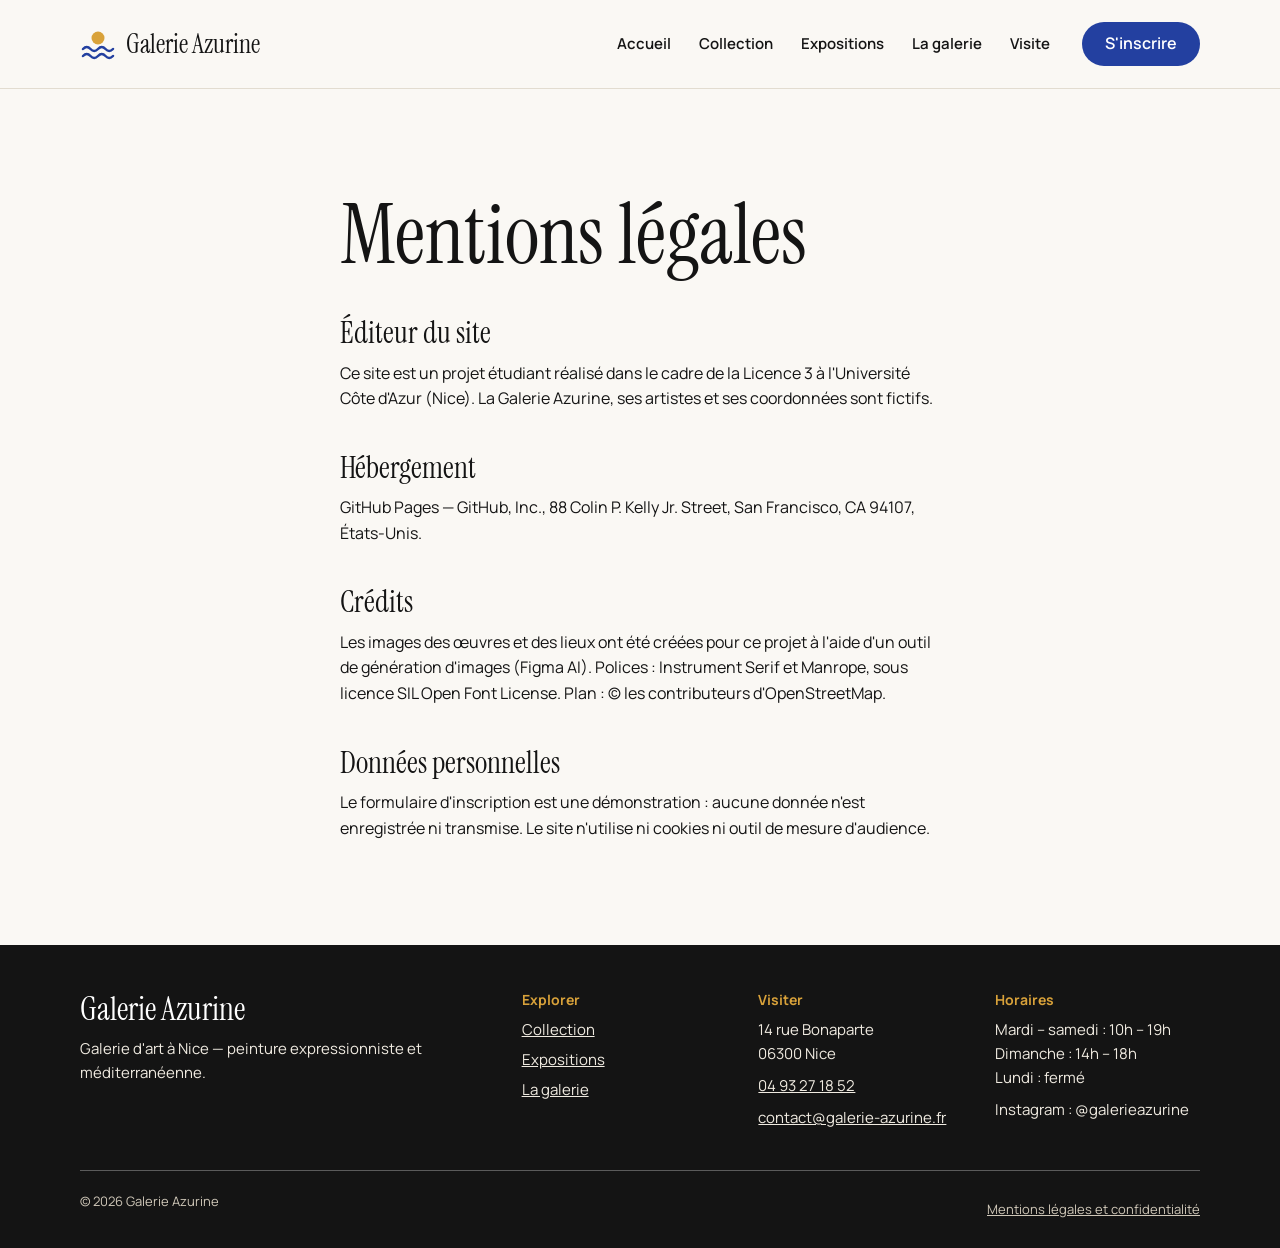
<file: mentions-legales.html>
<!DOCTYPE html>
<html lang="fr">
<head>
  <meta charset="utf-8">
  <meta name="viewport" content="width=device-width, initial-scale=1">
  <title>Mentions légales — Galerie Azurine</title>
  <meta name="description" content="Mentions légales, crédits et politique de confidentialité du site de la Galerie Azurine.">
  <link rel="icon" href="assets/img/favicon.svg" type="image/svg+xml">
  <link rel="preload" href="assets/fonts/manrope-latin-400-normal.woff2" as="font" type="font/woff2" crossorigin>
  <link rel="preload" href="assets/fonts/instrument-serif-latin-400-normal.woff2" as="font" type="font/woff2" crossorigin>
  <link rel="stylesheet" href="assets/css/style.css">
  <script>document.documentElement.className = 'js';</script>
  <script src="assets/js/main.js" defer></script>
</head>
<body>
  <a class="skip-link" href="#contenu">Aller au contenu</a>
  <header class="site-header">
    <div class="container header-inner">
      <a class="logo" href="index.html">
        <img src="assets/img/logo.svg" alt="" width="36" height="36">
        <span>Galerie Azurine</span>
      </a>
      <button class="menu-toggle" type="button" aria-expanded="false" aria-controls="menu-principal">
        <svg width="24" height="24" viewBox="0 0 24 24" aria-hidden="true" focusable="false"><path d="M3 7h18M3 12h18M3 17h18" stroke="currentColor" stroke-width="2" stroke-linecap="round" fill="none"/></svg>
        <span class="sr-only">Ouvrir le menu</span>
      </button>
      <nav class="main-nav" id="menu-principal" aria-label="Navigation principale">
        <ul>
          <li><a href="index.html">Accueil</a></li>
          <li><a href="collection.html">Collection</a></li>
          <li><a href="expositions.html">Expositions</a></li>
          <li><a href="galerie.html">La galerie</a></li>
          <li><a href="contact.html">Visite</a></li>
        </ul>
        <a class="btn btn-action btn-bloc" href="contact.html#inscription">S'inscrire</a>
      </nav>
    </div>
  </header>
  <main id="contenu">
    <section class="section">
      <div class="container texte-long">
        <h1>Mentions légales</h1>
        <h2>Éditeur du site</h2>
        <p>Ce site est un projet étudiant réalisé dans le cadre de la Licence 3 à l'Université Côte d'Azur (Nice). La Galerie Azurine, ses artistes et ses coordonnées sont fictifs.</p>
        <h2>Hébergement</h2>
        <p>GitHub Pages — GitHub, Inc., 88 Colin P. Kelly Jr. Street, San Francisco, CA 94107, États-Unis.</p>
        <h2>Crédits</h2>
        <p>Les images des œuvres et des lieux ont été créées pour ce projet à l'aide d'un outil de génération d'images (Figma AI). Polices : Instrument Serif et Manrope, sous licence SIL Open Font License. Plan : © les contributeurs d'OpenStreetMap.</p>
        <h2>Données personnelles</h2>
        <p>Le formulaire d'inscription est une démonstration : aucune donnée n'est enregistrée ni transmise. Le site n'utilise ni cookies ni outil de mesure d'audience.</p>
      </div>
    </section>
  </main>
  <footer class="site-footer">
    <div class="container">
      <div class="footer-grid">
        <div>
          <p class="footer-marque">Galerie Azurine</p>
          <p>Galerie d'art à Nice — peinture expressionniste et méditerranéenne.</p>
        </div>
        <div>
          <h2 class="footer-titre">Explorer</h2>
          <ul class="footer-liste">
            <li><a href="collection.html">Collection</a></li>
            <li><a href="expositions.html">Expositions</a></li>
            <li><a href="galerie.html">La galerie</a></li>
          </ul>
        </div>
        <div>
          <h2 class="footer-titre">Visiter</h2>
          <address>
            <p>14 rue Bonaparte<br>06300 Nice</p>
            <p><a href="tel:+33493271852">04 93 27 18 52</a></p>
            <p><a href="mailto:contact@galerie-azurine.fr">contact@galerie-azurine.fr</a></p>
          </address>
        </div>
        <div>
          <h2 class="footer-titre">Horaires</h2>
          <p>Mardi – samedi : 10h – 19h<br>Dimanche : 14h – 18h<br>Lundi : fermé</p>
          <p>Instagram : @galerieazurine</p>
        </div>
      </div>
      <div class="footer-bas">
        <p>© 2026 Galerie Azurine</p>
        <p><a href="mentions-legales.html">Mentions légales et confidentialité</a></p>
      </div>
    </div>
  </footer>
</body>
</html>
</file>
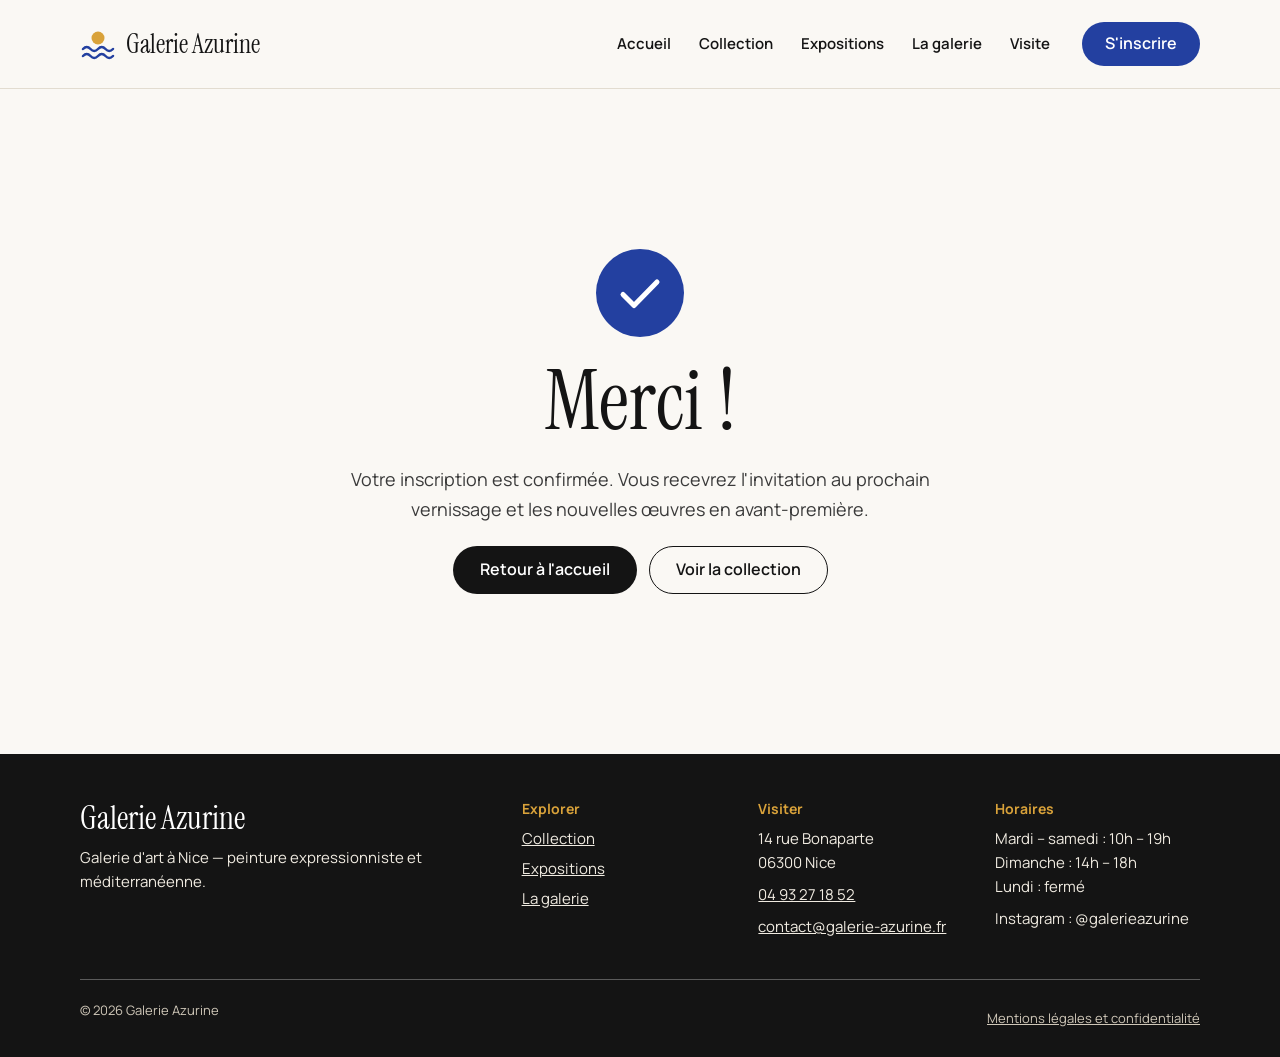
<file: merci.html>
<!DOCTYPE html>
<html lang="fr">
<head>
  <meta charset="utf-8">
  <meta name="viewport" content="width=device-width, initial-scale=1">
  <title>Inscription confirmée — Galerie Azurine</title>
  <meta name="description" content="Confirmation de votre inscription gratuite aux invitations de la Galerie Azurine.">
  <link rel="icon" href="assets/img/favicon.svg" type="image/svg+xml">
  <link rel="preload" href="assets/fonts/manrope-latin-400-normal.woff2" as="font" type="font/woff2" crossorigin>
  <link rel="preload" href="assets/fonts/instrument-serif-latin-400-normal.woff2" as="font" type="font/woff2" crossorigin>
  <link rel="stylesheet" href="assets/css/style.css">
  <script>document.documentElement.className = 'js';</script>
  <script src="assets/js/main.js" defer></script>
</head>
<body>
  <a class="skip-link" href="#contenu">Aller au contenu</a>
  <header class="site-header">
    <div class="container header-inner">
      <a class="logo" href="index.html">
        <img src="assets/img/logo.svg" alt="" width="36" height="36">
        <span>Galerie Azurine</span>
      </a>
      <button class="menu-toggle" type="button" aria-expanded="false" aria-controls="menu-principal">
        <svg width="24" height="24" viewBox="0 0 24 24" aria-hidden="true" focusable="false"><path d="M3 7h18M3 12h18M3 17h18" stroke="currentColor" stroke-width="2" stroke-linecap="round" fill="none"/></svg>
        <span class="sr-only">Ouvrir le menu</span>
      </button>
      <nav class="main-nav" id="menu-principal" aria-label="Navigation principale">
        <ul>
          <li><a href="index.html">Accueil</a></li>
          <li><a href="collection.html">Collection</a></li>
          <li><a href="expositions.html">Expositions</a></li>
          <li><a href="galerie.html">La galerie</a></li>
          <li><a href="contact.html">Visite</a></li>
        </ul>
        <a class="btn btn-action btn-bloc" href="contact.html#inscription">S'inscrire</a>
      </nav>
    </div>
  </header>
  <main id="contenu">
    <section class="confirmation" aria-labelledby="titre-merci">
      <svg class="icone-ok" viewBox="0 0 88 88" aria-hidden="true" focusable="false"><circle cx="44" cy="44" r="44" fill="#2340A0"/><path d="M27 45.5l11 11L61 33" fill="none" stroke="#FFFFFF" stroke-width="5" stroke-linecap="round" stroke-linejoin="round"/></svg>
      <h1 id="titre-merci">Merci<span id="merci-prenom"></span> !</h1>
      <p class="lead">Votre inscription est confirmée. Vous recevrez l'invitation au prochain vernissage et les nouvelles œuvres en avant-première.</p>
      <div class="boutons centre">
        <a class="btn btn-principal" href="index.html">Retour à l'accueil</a>
        <a class="btn btn-secondaire" href="collection.html">Voir la collection</a>
      </div>
    </section>
  </main>
  <footer class="site-footer">
    <div class="container">
      <div class="footer-grid">
        <div>
          <p class="footer-marque">Galerie Azurine</p>
          <p>Galerie d'art à Nice — peinture expressionniste et méditerranéenne.</p>
        </div>
        <div>
          <h2 class="footer-titre">Explorer</h2>
          <ul class="footer-liste">
            <li><a href="collection.html">Collection</a></li>
            <li><a href="expositions.html">Expositions</a></li>
            <li><a href="galerie.html">La galerie</a></li>
          </ul>
        </div>
        <div>
          <h2 class="footer-titre">Visiter</h2>
          <address>
            <p>14 rue Bonaparte<br>06300 Nice</p>
            <p><a href="tel:+33493271852">04 93 27 18 52</a></p>
            <p><a href="mailto:contact@galerie-azurine.fr">contact@galerie-azurine.fr</a></p>
          </address>
        </div>
        <div>
          <h2 class="footer-titre">Horaires</h2>
          <p>Mardi – samedi : 10h – 19h<br>Dimanche : 14h – 18h<br>Lundi : fermé</p>
          <p>Instagram : @galerieazurine</p>
        </div>
      </div>
      <div class="footer-bas">
        <p>© 2026 Galerie Azurine</p>
        <p><a href="mentions-legales.html">Mentions légales et confidentialité</a></p>
      </div>
    </div>
  </footer>
</body>
</html>
</file>
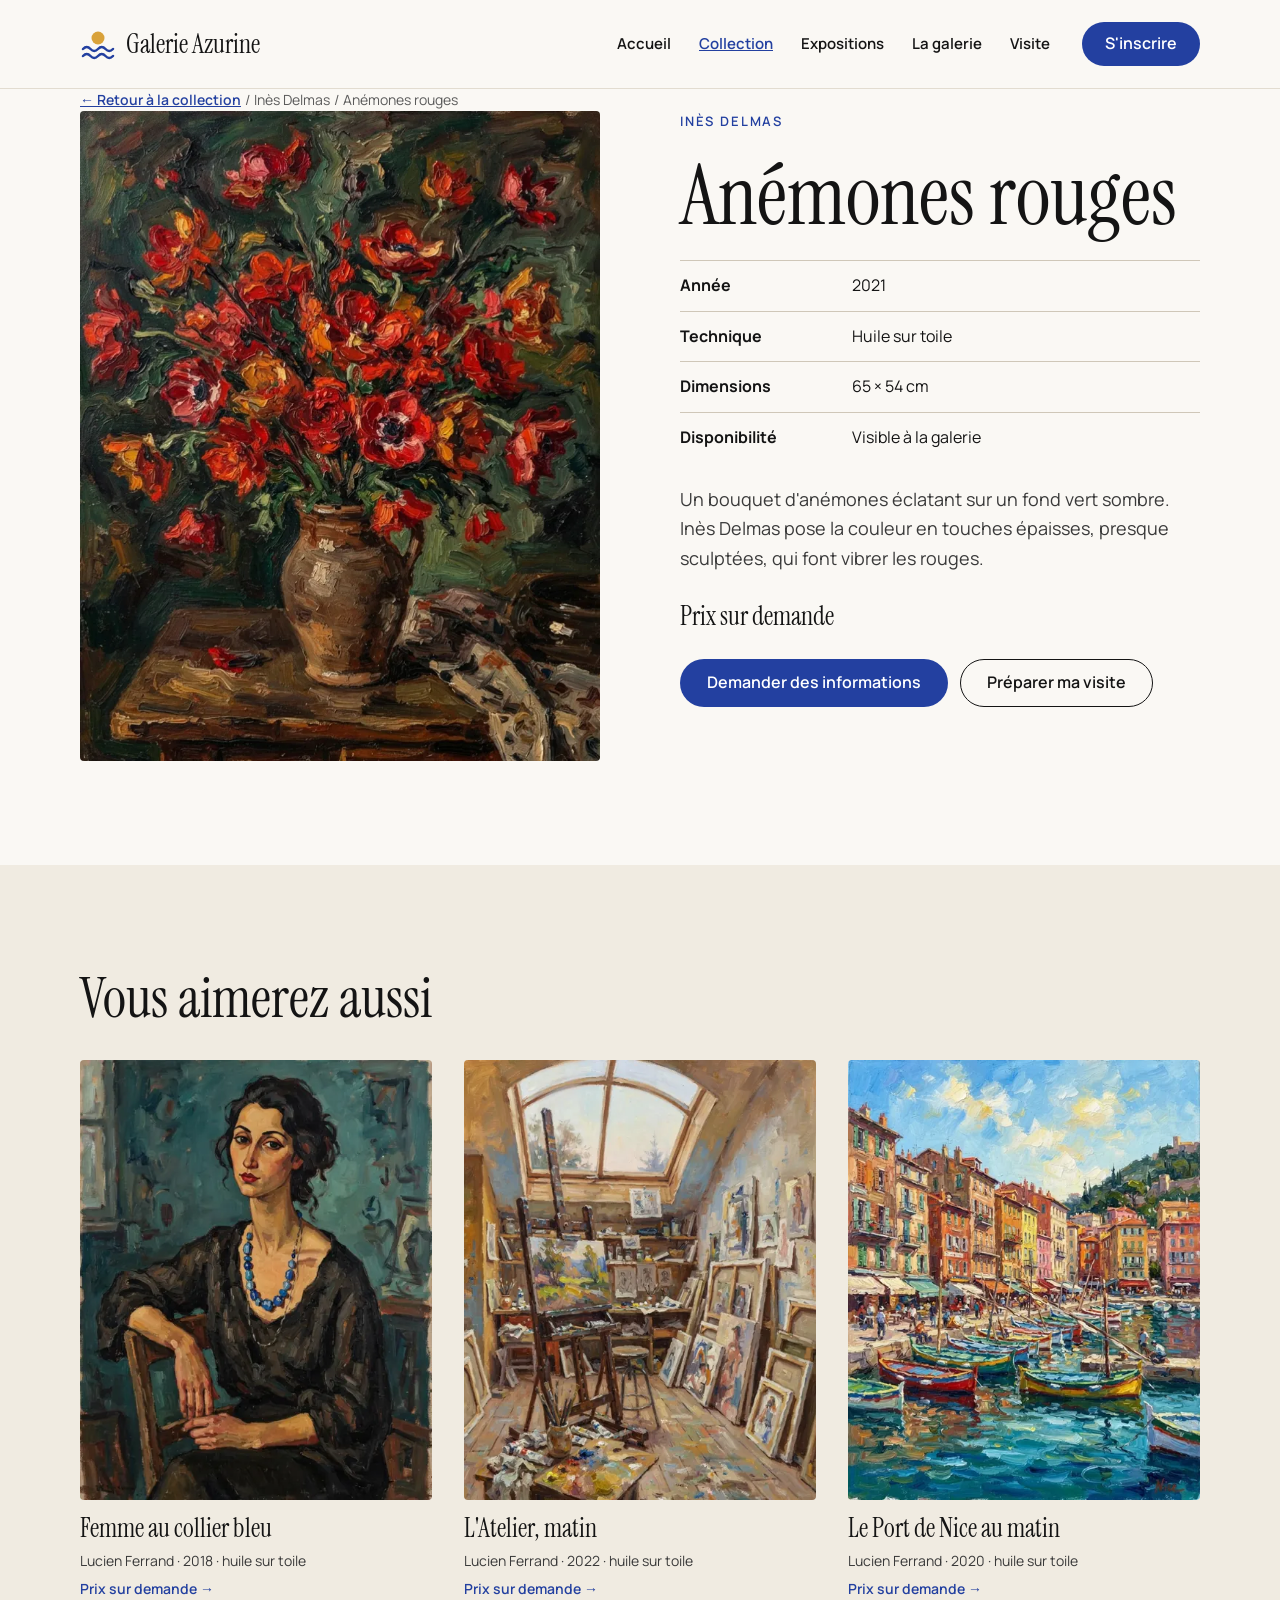
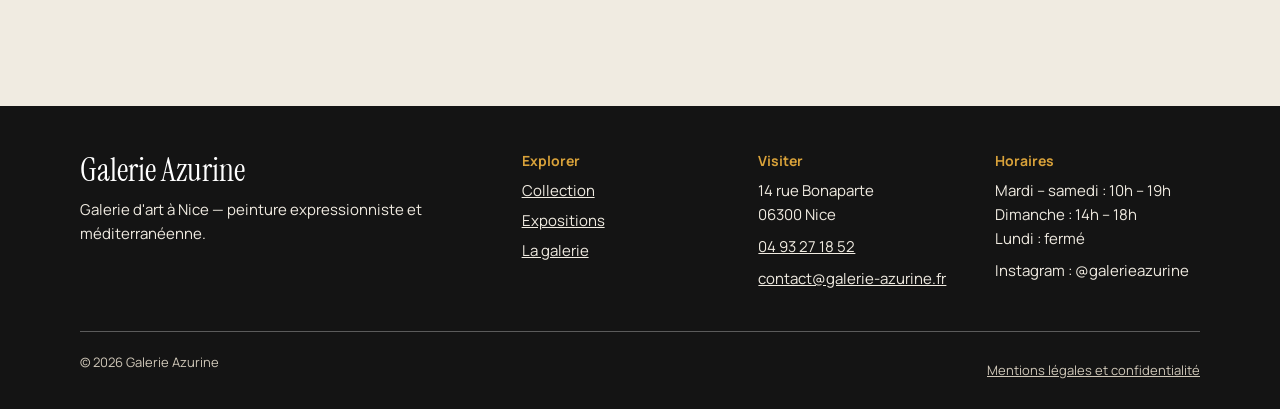
<file: oeuvres/anemones-rouges.html>
<!DOCTYPE html>
<html lang="fr">
<head>
  <meta charset="utf-8">
  <meta name="viewport" content="width=device-width, initial-scale=1">
  <title>Anémones rouges — Inès Delmas — Galerie Azurine</title>
  <meta name="description" content="Anémones rouges, Inès Delmas, 2021, huile sur toile, 65 × 54 cm. Œuvre visible à la Galerie Azurine, Nice.">
  <link rel="icon" href="../assets/img/favicon.svg" type="image/svg+xml">
  <link rel="preload" href="../assets/fonts/manrope-latin-400-normal.woff2" as="font" type="font/woff2" crossorigin>
  <link rel="preload" href="../assets/fonts/instrument-serif-latin-400-normal.woff2" as="font" type="font/woff2" crossorigin>
  <link rel="stylesheet" href="../assets/css/style.css">
  <script>document.documentElement.className = 'js';</script>
  <script src="../assets/js/main.js" defer></script>
</head>
<body>
  <a class="skip-link" href="#contenu">Aller au contenu</a>
  <header class="site-header">
    <div class="container header-inner">
      <a class="logo" href="../index.html">
        <img src="../assets/img/logo.svg" alt="" width="36" height="36">
        <span>Galerie Azurine</span>
      </a>
      <button class="menu-toggle" type="button" aria-expanded="false" aria-controls="menu-principal">
        <svg width="24" height="24" viewBox="0 0 24 24" aria-hidden="true" focusable="false"><path d="M3 7h18M3 12h18M3 17h18" stroke="currentColor" stroke-width="2" stroke-linecap="round" fill="none"/></svg>
        <span class="sr-only">Ouvrir le menu</span>
      </button>
      <nav class="main-nav" id="menu-principal" aria-label="Navigation principale">
        <ul>
          <li><a href="../index.html">Accueil</a></li>
          <li><a href="../collection.html" aria-current="page">Collection</a></li>
          <li><a href="../expositions.html">Expositions</a></li>
          <li><a href="../galerie.html">La galerie</a></li>
          <li><a href="../contact.html">Visite</a></li>
        </ul>
        <a class="btn btn-action btn-bloc" href="../contact.html#inscription">S'inscrire</a>
      </nav>
    </div>
  </header>
  <main id="contenu">
    <nav class="container fil-ariane" aria-label="Fil d'Ariane">
      <ol>
        <li><a href="../collection.html">← Retour à la collection</a></li>
        <li>Inès Delmas</li>
        <li aria-current="page">Anémones rouges</li>
      </ol>
    </nav>

    <article class="container oeuvre" aria-labelledby="titre-oeuvre">
      <div class="oeuvre-visuel">
        <img src="../assets/img/anemones.webp" width="800" height="1000" alt="Bouquet d&#x27;anémones rouges dans un vase en terre, sur un fond vert sombre.">
      </div>
      <div class="oeuvre-details">
        <p class="surtitre">Inès Delmas</p>
        <h1 id="titre-oeuvre">Anémones rouges</h1>
        <dl class="infos">
          <div><dt>Année</dt><dd>2021</dd></div>
          <div><dt>Technique</dt><dd>Huile sur toile</dd></div>
          <div><dt>Dimensions</dt><dd>65 × 54 cm</dd></div>
          <div><dt>Disponibilité</dt><dd>Visible à la galerie</dd></div>
        </dl>
        <p class="lead">Un bouquet d&#x27;anémones éclatant sur un fond vert sombre. Inès Delmas pose la couleur en touches épaisses, presque sculptées, qui font vibrer les rouges.</p>
        <p class="prix">Prix sur demande</p>
        <div class="boutons">
          <a class="btn btn-action" href="../contact.html#inscription">Demander des informations</a>
          <a class="btn btn-secondaire" href="../contact.html">Préparer ma visite</a>
        </div>
      </div>
    </article>

    <section class="section fond-lin" aria-labelledby="titre-aussi">
      <div class="container">
        <h2 id="titre-aussi" class="mb-32">Vous aimerez aussi</h2>
        <div class="grille">
        <article class="card" data-artiste="ferrand">
          <a class="card-link" href="../oeuvres/femme-au-collier-bleu.html">
            <img src="../assets/img/femme.webp" srcset="../assets/img/femme-480.webp 480w, ../assets/img/femme.webp 800w" sizes="(min-width: 1024px) 380px, (min-width: 600px) 50vw, 100vw" width="800" height="1000" alt="Portrait d&#x27;une femme assise au long cou, vêtue de noir, avec un collier de perles bleues, sur fond turquoise." loading="lazy">
            <h3 class="card-title">Femme au collier bleu</h3>
            <p class="card-meta">Lucien Ferrand · 2018 · huile sur toile</p>
            <span class="card-more">Prix sur demande →</span>
          </a>
        </article>
        <article class="card" data-artiste="ferrand">
          <a class="card-link" href="../oeuvres/l-atelier-matin.html">
            <img src="../assets/img/atelier.webp" srcset="../assets/img/atelier-480.webp 480w, ../assets/img/atelier.webp 800w" sizes="(min-width: 1024px) 380px, (min-width: 600px) 50vw, 100vw" width="800" height="1000" alt="Atelier de peintre sous une verrière : chevalet, palette et toiles posées contre les murs." loading="lazy">
            <h3 class="card-title">L&#x27;Atelier, matin</h3>
            <p class="card-meta">Lucien Ferrand · 2022 · huile sur toile</p>
            <span class="card-more">Prix sur demande →</span>
          </a>
        </article>
        <article class="card" data-artiste="ferrand">
          <a class="card-link" href="../oeuvres/le-port-de-nice-au-matin.html">
            <img src="../assets/img/port.webp" srcset="../assets/img/port-480.webp 480w, ../assets/img/port.webp 800w" sizes="(min-width: 1024px) 380px, (min-width: 600px) 50vw, 100vw" width="800" height="1000" alt="Peinture du port de Nice : barques colorées devant des façades ocre et roses, eau turquoise." loading="lazy">
            <h3 class="card-title">Le Port de Nice au matin</h3>
            <p class="card-meta">Lucien Ferrand · 2020 · huile sur toile</p>
            <span class="card-more">Prix sur demande →</span>
          </a>
        </article>
        </div>
      </div>
    </section>
  </main>
  <footer class="site-footer">
    <div class="container">
      <div class="footer-grid">
        <div>
          <p class="footer-marque">Galerie Azurine</p>
          <p>Galerie d'art à Nice — peinture expressionniste et méditerranéenne.</p>
        </div>
        <div>
          <h2 class="footer-titre">Explorer</h2>
          <ul class="footer-liste">
            <li><a href="../collection.html">Collection</a></li>
            <li><a href="../expositions.html">Expositions</a></li>
            <li><a href="../galerie.html">La galerie</a></li>
          </ul>
        </div>
        <div>
          <h2 class="footer-titre">Visiter</h2>
          <address>
            <p>14 rue Bonaparte<br>06300 Nice</p>
            <p><a href="tel:+33493271852">04 93 27 18 52</a></p>
            <p><a href="mailto:contact@galerie-azurine.fr">contact@galerie-azurine.fr</a></p>
          </address>
        </div>
        <div>
          <h2 class="footer-titre">Horaires</h2>
          <p>Mardi – samedi : 10h – 19h<br>Dimanche : 14h – 18h<br>Lundi : fermé</p>
          <p>Instagram : @galerieazurine</p>
        </div>
      </div>
      <div class="footer-bas">
        <p>© 2026 Galerie Azurine</p>
        <p><a href="../mentions-legales.html">Mentions légales et confidentialité</a></p>
      </div>
    </div>
  </footer>
</body>
</html>
</file>
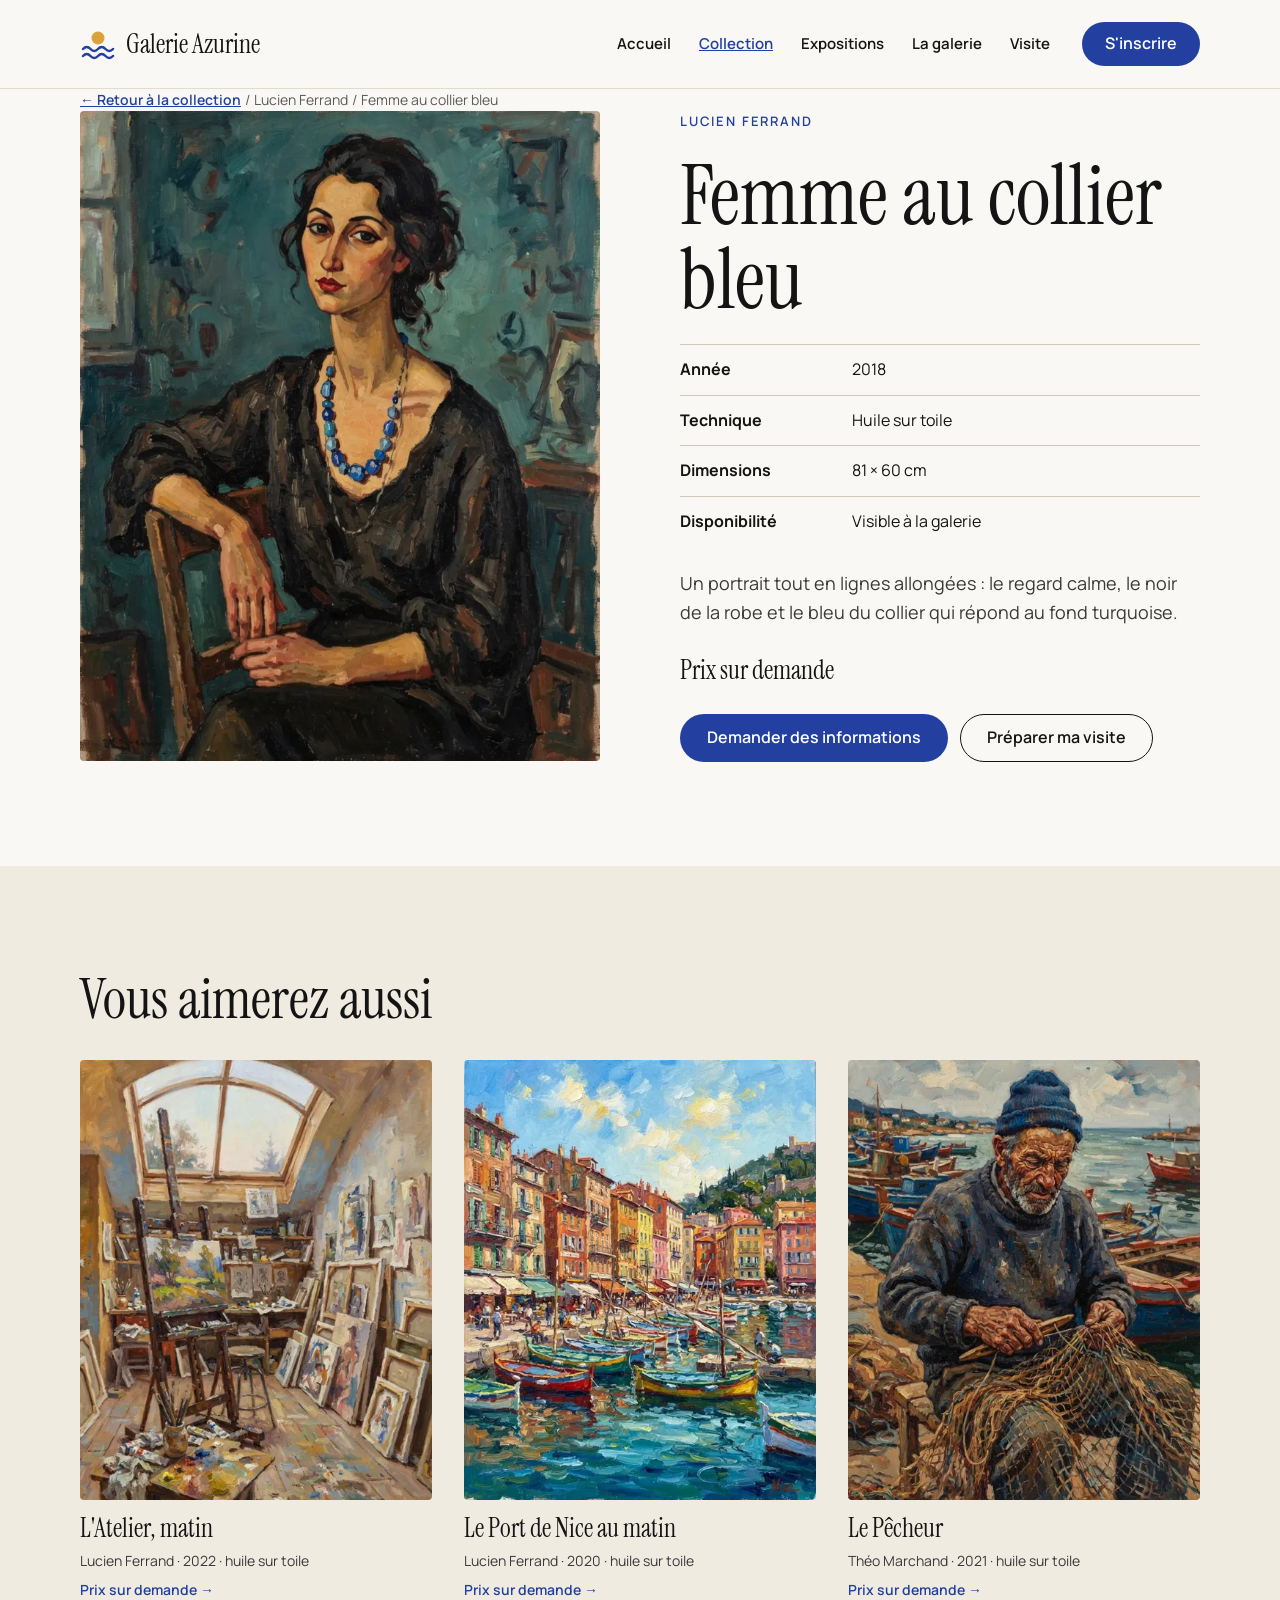
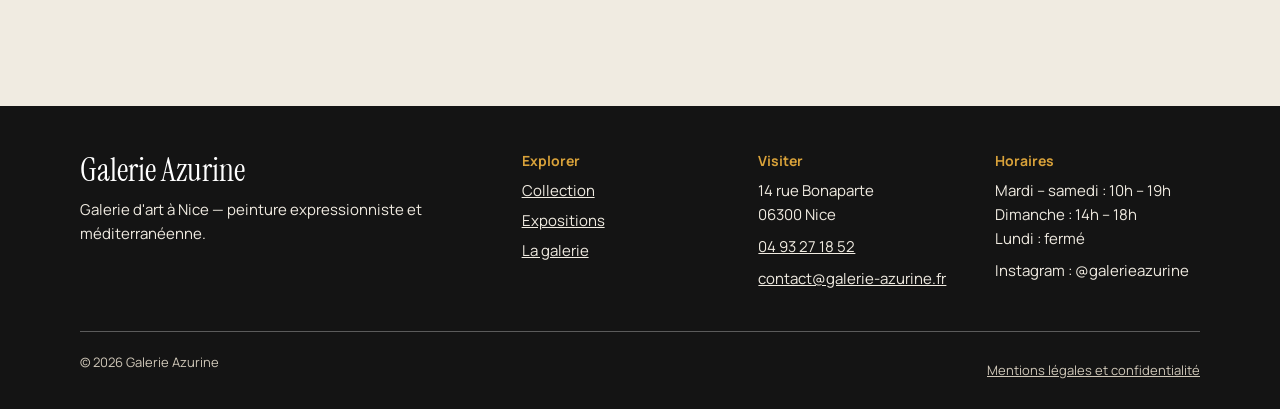
<file: oeuvres/femme-au-collier-bleu.html>
<!DOCTYPE html>
<html lang="fr">
<head>
  <meta charset="utf-8">
  <meta name="viewport" content="width=device-width, initial-scale=1">
  <title>Femme au collier bleu — Lucien Ferrand — Galerie Azurine</title>
  <meta name="description" content="Femme au collier bleu, Lucien Ferrand, 2018, huile sur toile, 81 × 60 cm. Œuvre visible à la Galerie Azurine, Nice.">
  <link rel="icon" href="../assets/img/favicon.svg" type="image/svg+xml">
  <link rel="preload" href="../assets/fonts/manrope-latin-400-normal.woff2" as="font" type="font/woff2" crossorigin>
  <link rel="preload" href="../assets/fonts/instrument-serif-latin-400-normal.woff2" as="font" type="font/woff2" crossorigin>
  <link rel="stylesheet" href="../assets/css/style.css">
  <script>document.documentElement.className = 'js';</script>
  <script src="../assets/js/main.js" defer></script>
</head>
<body>
  <a class="skip-link" href="#contenu">Aller au contenu</a>
  <header class="site-header">
    <div class="container header-inner">
      <a class="logo" href="../index.html">
        <img src="../assets/img/logo.svg" alt="" width="36" height="36">
        <span>Galerie Azurine</span>
      </a>
      <button class="menu-toggle" type="button" aria-expanded="false" aria-controls="menu-principal">
        <svg width="24" height="24" viewBox="0 0 24 24" aria-hidden="true" focusable="false"><path d="M3 7h18M3 12h18M3 17h18" stroke="currentColor" stroke-width="2" stroke-linecap="round" fill="none"/></svg>
        <span class="sr-only">Ouvrir le menu</span>
      </button>
      <nav class="main-nav" id="menu-principal" aria-label="Navigation principale">
        <ul>
          <li><a href="../index.html">Accueil</a></li>
          <li><a href="../collection.html" aria-current="page">Collection</a></li>
          <li><a href="../expositions.html">Expositions</a></li>
          <li><a href="../galerie.html">La galerie</a></li>
          <li><a href="../contact.html">Visite</a></li>
        </ul>
        <a class="btn btn-action btn-bloc" href="../contact.html#inscription">S'inscrire</a>
      </nav>
    </div>
  </header>
  <main id="contenu">
    <nav class="container fil-ariane" aria-label="Fil d'Ariane">
      <ol>
        <li><a href="../collection.html">← Retour à la collection</a></li>
        <li>Lucien Ferrand</li>
        <li aria-current="page">Femme au collier bleu</li>
      </ol>
    </nav>

    <article class="container oeuvre" aria-labelledby="titre-oeuvre">
      <div class="oeuvre-visuel">
        <img src="../assets/img/femme.webp" width="800" height="1000" alt="Portrait d&#x27;une femme assise au long cou, vêtue de noir, avec un collier de perles bleues, sur fond turquoise.">
      </div>
      <div class="oeuvre-details">
        <p class="surtitre">Lucien Ferrand</p>
        <h1 id="titre-oeuvre">Femme au collier bleu</h1>
        <dl class="infos">
          <div><dt>Année</dt><dd>2018</dd></div>
          <div><dt>Technique</dt><dd>Huile sur toile</dd></div>
          <div><dt>Dimensions</dt><dd>81 × 60 cm</dd></div>
          <div><dt>Disponibilité</dt><dd>Visible à la galerie</dd></div>
        </dl>
        <p class="lead">Un portrait tout en lignes allongées : le regard calme, le noir de la robe et le bleu du collier qui répond au fond turquoise.</p>
        <p class="prix">Prix sur demande</p>
        <div class="boutons">
          <a class="btn btn-action" href="../contact.html#inscription">Demander des informations</a>
          <a class="btn btn-secondaire" href="../contact.html">Préparer ma visite</a>
        </div>
      </div>
    </article>

    <section class="section fond-lin" aria-labelledby="titre-aussi">
      <div class="container">
        <h2 id="titre-aussi" class="mb-32">Vous aimerez aussi</h2>
        <div class="grille">
        <article class="card" data-artiste="ferrand">
          <a class="card-link" href="../oeuvres/l-atelier-matin.html">
            <img src="../assets/img/atelier.webp" srcset="../assets/img/atelier-480.webp 480w, ../assets/img/atelier.webp 800w" sizes="(min-width: 1024px) 380px, (min-width: 600px) 50vw, 100vw" width="800" height="1000" alt="Atelier de peintre sous une verrière : chevalet, palette et toiles posées contre les murs." loading="lazy">
            <h3 class="card-title">L&#x27;Atelier, matin</h3>
            <p class="card-meta">Lucien Ferrand · 2022 · huile sur toile</p>
            <span class="card-more">Prix sur demande →</span>
          </a>
        </article>
        <article class="card" data-artiste="ferrand">
          <a class="card-link" href="../oeuvres/le-port-de-nice-au-matin.html">
            <img src="../assets/img/port.webp" srcset="../assets/img/port-480.webp 480w, ../assets/img/port.webp 800w" sizes="(min-width: 1024px) 380px, (min-width: 600px) 50vw, 100vw" width="800" height="1000" alt="Peinture du port de Nice : barques colorées devant des façades ocre et roses, eau turquoise." loading="lazy">
            <h3 class="card-title">Le Port de Nice au matin</h3>
            <p class="card-meta">Lucien Ferrand · 2020 · huile sur toile</p>
            <span class="card-more">Prix sur demande →</span>
          </a>
        </article>
        <article class="card" data-artiste="invites">
          <a class="card-link" href="../oeuvres/le-pecheur.html">
            <img src="../assets/img/pecheur.webp" srcset="../assets/img/pecheur-480.webp 480w, ../assets/img/pecheur.webp 800w" sizes="(min-width: 1024px) 380px, (min-width: 600px) 50vw, 100vw" width="800" height="1000" alt="Portrait peint d&#x27;un vieux pêcheur au bonnet bleu qui répare ses filets sur un quai." loading="lazy">
            <h3 class="card-title">Le Pêcheur</h3>
            <p class="card-meta">Théo Marchand · 2021 · huile sur toile</p>
            <span class="card-more">Prix sur demande →</span>
          </a>
        </article>
        </div>
      </div>
    </section>
  </main>
  <footer class="site-footer">
    <div class="container">
      <div class="footer-grid">
        <div>
          <p class="footer-marque">Galerie Azurine</p>
          <p>Galerie d'art à Nice — peinture expressionniste et méditerranéenne.</p>
        </div>
        <div>
          <h2 class="footer-titre">Explorer</h2>
          <ul class="footer-liste">
            <li><a href="../collection.html">Collection</a></li>
            <li><a href="../expositions.html">Expositions</a></li>
            <li><a href="../galerie.html">La galerie</a></li>
          </ul>
        </div>
        <div>
          <h2 class="footer-titre">Visiter</h2>
          <address>
            <p>14 rue Bonaparte<br>06300 Nice</p>
            <p><a href="tel:+33493271852">04 93 27 18 52</a></p>
            <p><a href="mailto:contact@galerie-azurine.fr">contact@galerie-azurine.fr</a></p>
          </address>
        </div>
        <div>
          <h2 class="footer-titre">Horaires</h2>
          <p>Mardi – samedi : 10h – 19h<br>Dimanche : 14h – 18h<br>Lundi : fermé</p>
          <p>Instagram : @galerieazurine</p>
        </div>
      </div>
      <div class="footer-bas">
        <p>© 2026 Galerie Azurine</p>
        <p><a href="../mentions-legales.html">Mentions légales et confidentialité</a></p>
      </div>
    </div>
  </footer>
</body>
</html>
</file>
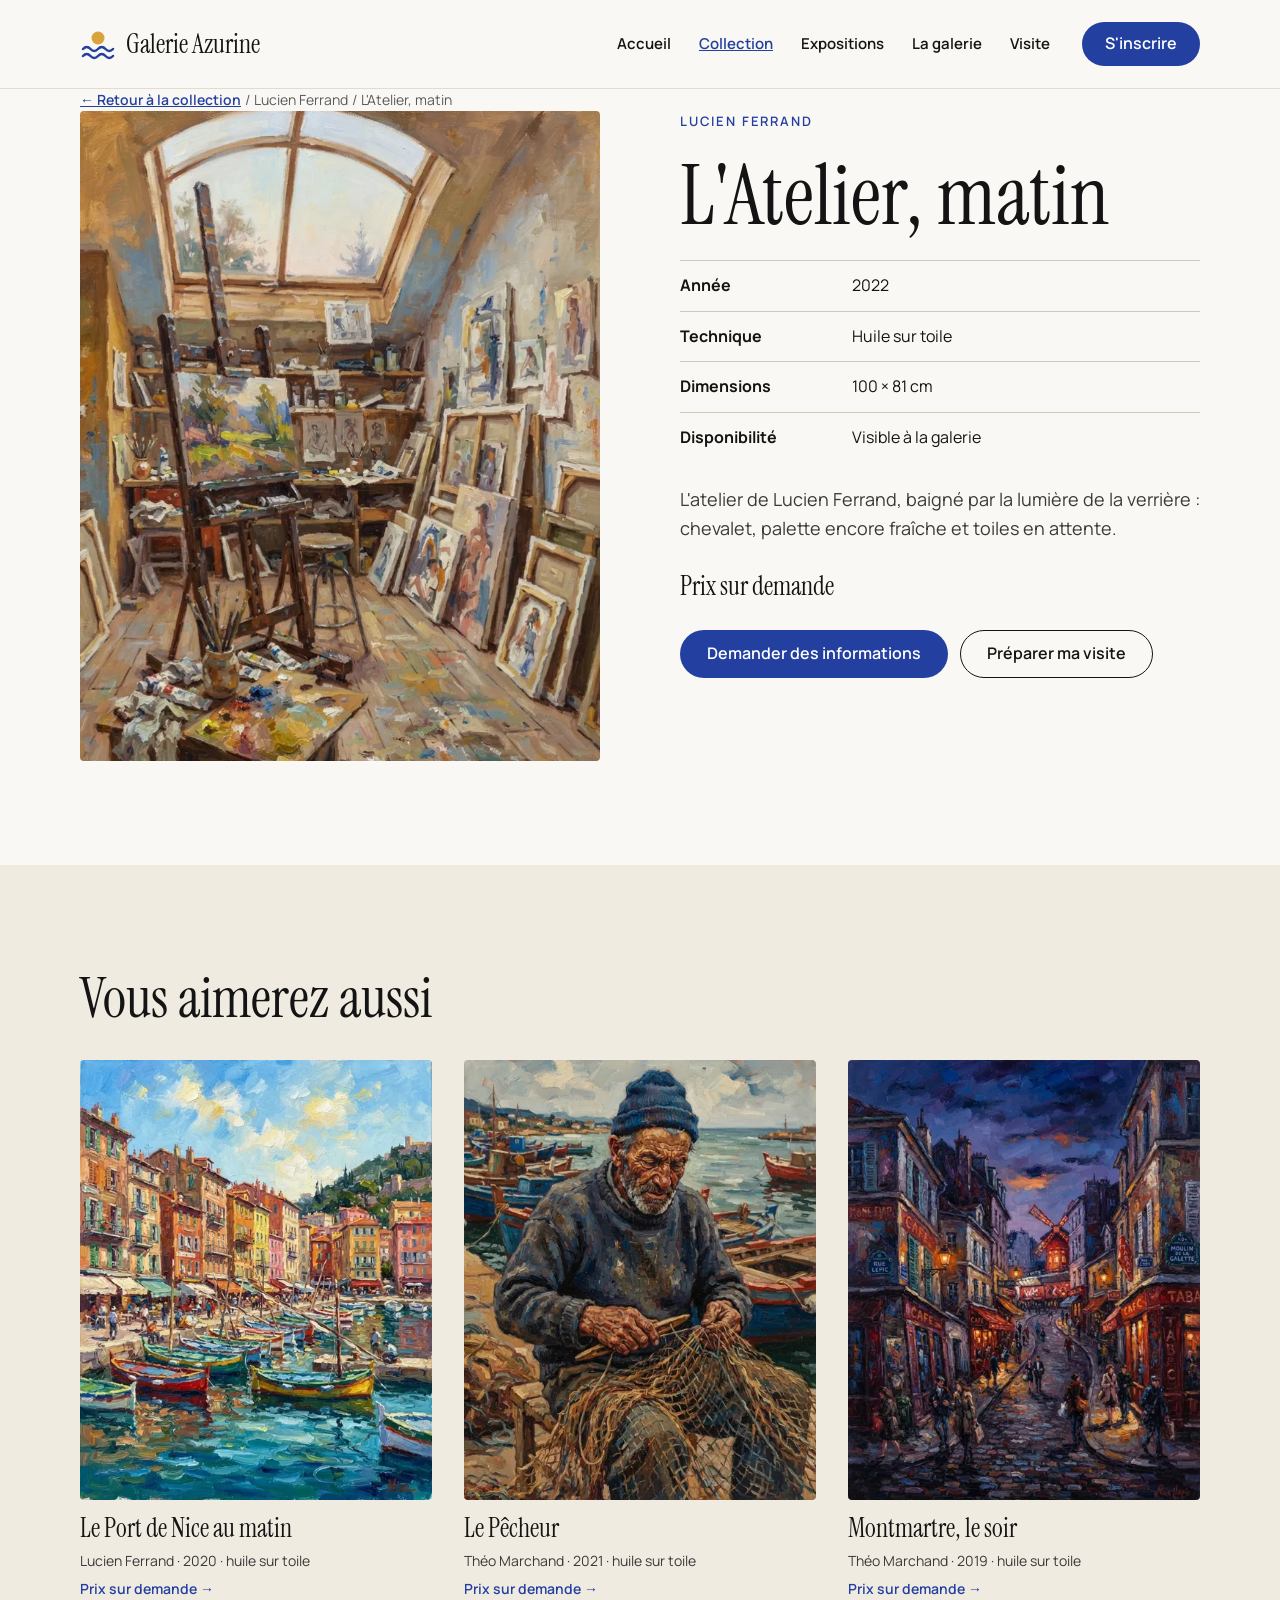
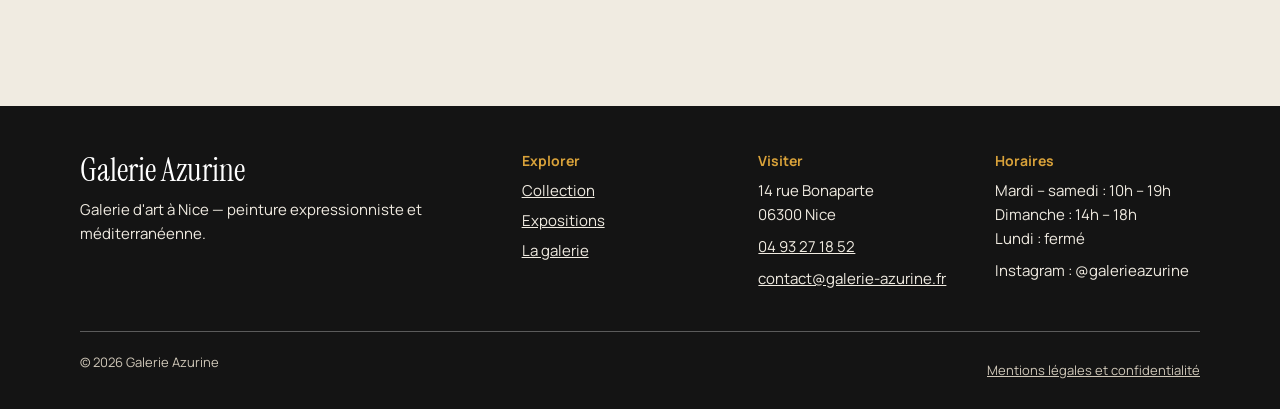
<file: oeuvres/l-atelier-matin.html>
<!DOCTYPE html>
<html lang="fr">
<head>
  <meta charset="utf-8">
  <meta name="viewport" content="width=device-width, initial-scale=1">
  <title>L&#x27;Atelier, matin — Lucien Ferrand — Galerie Azurine</title>
  <meta name="description" content="L&#x27;Atelier, matin, Lucien Ferrand, 2022, huile sur toile, 100 × 81 cm. Œuvre visible à la Galerie Azurine, Nice.">
  <link rel="icon" href="../assets/img/favicon.svg" type="image/svg+xml">
  <link rel="preload" href="../assets/fonts/manrope-latin-400-normal.woff2" as="font" type="font/woff2" crossorigin>
  <link rel="preload" href="../assets/fonts/instrument-serif-latin-400-normal.woff2" as="font" type="font/woff2" crossorigin>
  <link rel="stylesheet" href="../assets/css/style.css">
  <script>document.documentElement.className = 'js';</script>
  <script src="../assets/js/main.js" defer></script>
</head>
<body>
  <a class="skip-link" href="#contenu">Aller au contenu</a>
  <header class="site-header">
    <div class="container header-inner">
      <a class="logo" href="../index.html">
        <img src="../assets/img/logo.svg" alt="" width="36" height="36">
        <span>Galerie Azurine</span>
      </a>
      <button class="menu-toggle" type="button" aria-expanded="false" aria-controls="menu-principal">
        <svg width="24" height="24" viewBox="0 0 24 24" aria-hidden="true" focusable="false"><path d="M3 7h18M3 12h18M3 17h18" stroke="currentColor" stroke-width="2" stroke-linecap="round" fill="none"/></svg>
        <span class="sr-only">Ouvrir le menu</span>
      </button>
      <nav class="main-nav" id="menu-principal" aria-label="Navigation principale">
        <ul>
          <li><a href="../index.html">Accueil</a></li>
          <li><a href="../collection.html" aria-current="page">Collection</a></li>
          <li><a href="../expositions.html">Expositions</a></li>
          <li><a href="../galerie.html">La galerie</a></li>
          <li><a href="../contact.html">Visite</a></li>
        </ul>
        <a class="btn btn-action btn-bloc" href="../contact.html#inscription">S'inscrire</a>
      </nav>
    </div>
  </header>
  <main id="contenu">
    <nav class="container fil-ariane" aria-label="Fil d'Ariane">
      <ol>
        <li><a href="../collection.html">← Retour à la collection</a></li>
        <li>Lucien Ferrand</li>
        <li aria-current="page">L&#x27;Atelier, matin</li>
      </ol>
    </nav>

    <article class="container oeuvre" aria-labelledby="titre-oeuvre">
      <div class="oeuvre-visuel">
        <img src="../assets/img/atelier.webp" width="800" height="1000" alt="Atelier de peintre sous une verrière : chevalet, palette et toiles posées contre les murs.">
      </div>
      <div class="oeuvre-details">
        <p class="surtitre">Lucien Ferrand</p>
        <h1 id="titre-oeuvre">L&#x27;Atelier, matin</h1>
        <dl class="infos">
          <div><dt>Année</dt><dd>2022</dd></div>
          <div><dt>Technique</dt><dd>Huile sur toile</dd></div>
          <div><dt>Dimensions</dt><dd>100 × 81 cm</dd></div>
          <div><dt>Disponibilité</dt><dd>Visible à la galerie</dd></div>
        </dl>
        <p class="lead">L&#x27;atelier de Lucien Ferrand, baigné par la lumière de la verrière : chevalet, palette encore fraîche et toiles en attente.</p>
        <p class="prix">Prix sur demande</p>
        <div class="boutons">
          <a class="btn btn-action" href="../contact.html#inscription">Demander des informations</a>
          <a class="btn btn-secondaire" href="../contact.html">Préparer ma visite</a>
        </div>
      </div>
    </article>

    <section class="section fond-lin" aria-labelledby="titre-aussi">
      <div class="container">
        <h2 id="titre-aussi" class="mb-32">Vous aimerez aussi</h2>
        <div class="grille">
        <article class="card" data-artiste="ferrand">
          <a class="card-link" href="../oeuvres/le-port-de-nice-au-matin.html">
            <img src="../assets/img/port.webp" srcset="../assets/img/port-480.webp 480w, ../assets/img/port.webp 800w" sizes="(min-width: 1024px) 380px, (min-width: 600px) 50vw, 100vw" width="800" height="1000" alt="Peinture du port de Nice : barques colorées devant des façades ocre et roses, eau turquoise." loading="lazy">
            <h3 class="card-title">Le Port de Nice au matin</h3>
            <p class="card-meta">Lucien Ferrand · 2020 · huile sur toile</p>
            <span class="card-more">Prix sur demande →</span>
          </a>
        </article>
        <article class="card" data-artiste="invites">
          <a class="card-link" href="../oeuvres/le-pecheur.html">
            <img src="../assets/img/pecheur.webp" srcset="../assets/img/pecheur-480.webp 480w, ../assets/img/pecheur.webp 800w" sizes="(min-width: 1024px) 380px, (min-width: 600px) 50vw, 100vw" width="800" height="1000" alt="Portrait peint d&#x27;un vieux pêcheur au bonnet bleu qui répare ses filets sur un quai." loading="lazy">
            <h3 class="card-title">Le Pêcheur</h3>
            <p class="card-meta">Théo Marchand · 2021 · huile sur toile</p>
            <span class="card-more">Prix sur demande →</span>
          </a>
        </article>
        <article class="card" data-artiste="invites">
          <a class="card-link" href="../oeuvres/montmartre-le-soir.html">
            <img src="../assets/img/montmartre.webp" srcset="../assets/img/montmartre-480.webp 480w, ../assets/img/montmartre.webp 800w" sizes="(min-width: 1024px) 380px, (min-width: 600px) 50vw, 100vw" width="800" height="1000" alt="Rue pavée de Montmartre au crépuscule, cafés éclairés et moulin rouge au fond, sous un ciel violet." loading="lazy">
            <h3 class="card-title">Montmartre, le soir</h3>
            <p class="card-meta">Théo Marchand · 2019 · huile sur toile</p>
            <span class="card-more">Prix sur demande →</span>
          </a>
        </article>
        </div>
      </div>
    </section>
  </main>
  <footer class="site-footer">
    <div class="container">
      <div class="footer-grid">
        <div>
          <p class="footer-marque">Galerie Azurine</p>
          <p>Galerie d'art à Nice — peinture expressionniste et méditerranéenne.</p>
        </div>
        <div>
          <h2 class="footer-titre">Explorer</h2>
          <ul class="footer-liste">
            <li><a href="../collection.html">Collection</a></li>
            <li><a href="../expositions.html">Expositions</a></li>
            <li><a href="../galerie.html">La galerie</a></li>
          </ul>
        </div>
        <div>
          <h2 class="footer-titre">Visiter</h2>
          <address>
            <p>14 rue Bonaparte<br>06300 Nice</p>
            <p><a href="tel:+33493271852">04 93 27 18 52</a></p>
            <p><a href="mailto:contact@galerie-azurine.fr">contact@galerie-azurine.fr</a></p>
          </address>
        </div>
        <div>
          <h2 class="footer-titre">Horaires</h2>
          <p>Mardi – samedi : 10h – 19h<br>Dimanche : 14h – 18h<br>Lundi : fermé</p>
          <p>Instagram : @galerieazurine</p>
        </div>
      </div>
      <div class="footer-bas">
        <p>© 2026 Galerie Azurine</p>
        <p><a href="../mentions-legales.html">Mentions légales et confidentialité</a></p>
      </div>
    </div>
  </footer>
</body>
</html>
</file>
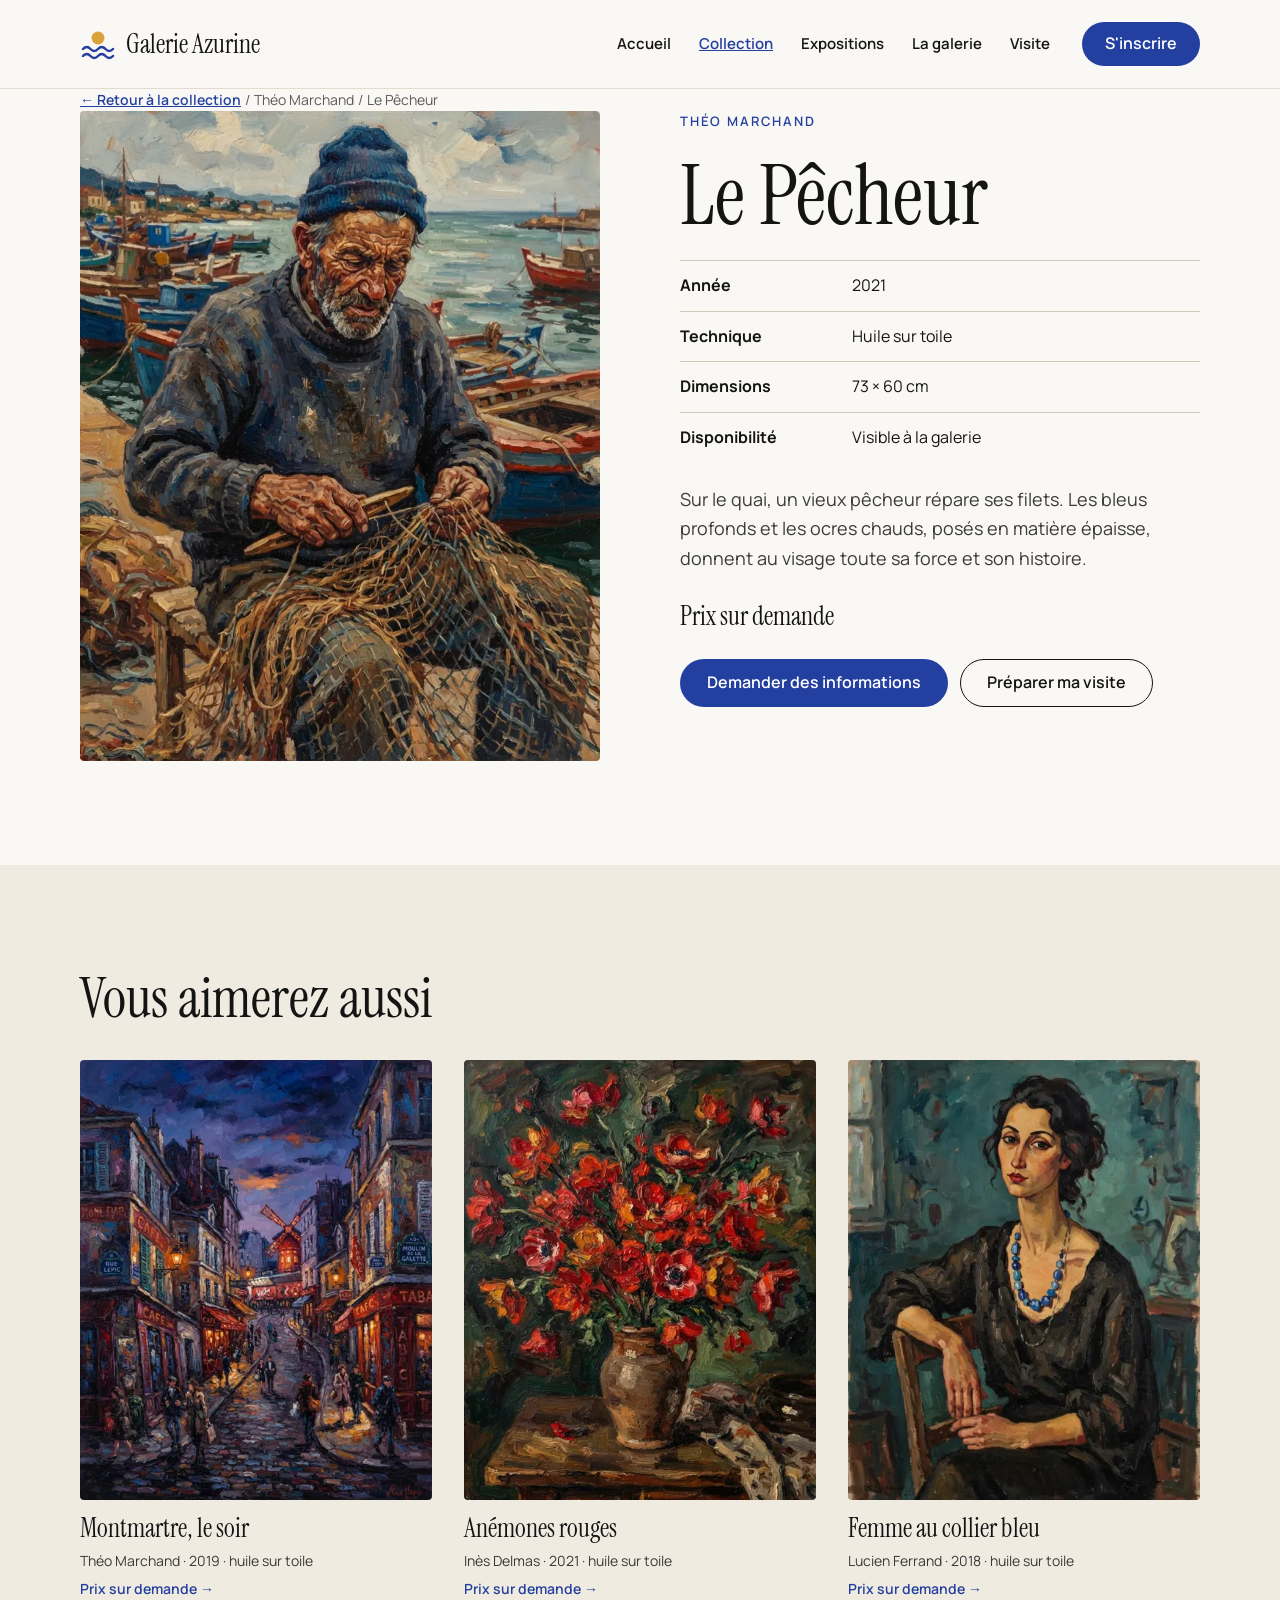
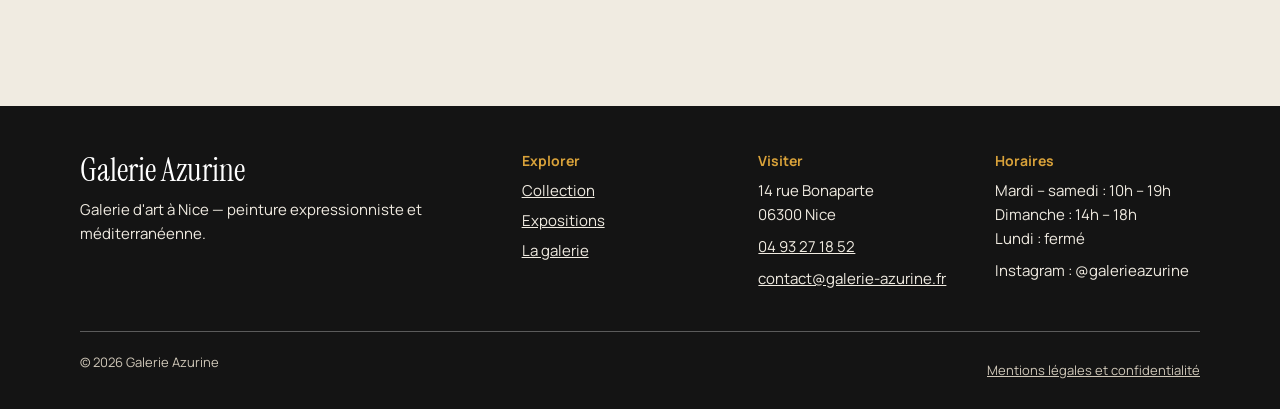
<file: oeuvres/le-pecheur.html>
<!DOCTYPE html>
<html lang="fr">
<head>
  <meta charset="utf-8">
  <meta name="viewport" content="width=device-width, initial-scale=1">
  <title>Le Pêcheur — Théo Marchand — Galerie Azurine</title>
  <meta name="description" content="Le Pêcheur, Théo Marchand, 2021, huile sur toile, 73 × 60 cm. Œuvre visible à la Galerie Azurine, Nice.">
  <link rel="icon" href="../assets/img/favicon.svg" type="image/svg+xml">
  <link rel="preload" href="../assets/fonts/manrope-latin-400-normal.woff2" as="font" type="font/woff2" crossorigin>
  <link rel="preload" href="../assets/fonts/instrument-serif-latin-400-normal.woff2" as="font" type="font/woff2" crossorigin>
  <link rel="stylesheet" href="../assets/css/style.css">
  <script>document.documentElement.className = 'js';</script>
  <script src="../assets/js/main.js" defer></script>
</head>
<body>
  <a class="skip-link" href="#contenu">Aller au contenu</a>
  <header class="site-header">
    <div class="container header-inner">
      <a class="logo" href="../index.html">
        <img src="../assets/img/logo.svg" alt="" width="36" height="36">
        <span>Galerie Azurine</span>
      </a>
      <button class="menu-toggle" type="button" aria-expanded="false" aria-controls="menu-principal">
        <svg width="24" height="24" viewBox="0 0 24 24" aria-hidden="true" focusable="false"><path d="M3 7h18M3 12h18M3 17h18" stroke="currentColor" stroke-width="2" stroke-linecap="round" fill="none"/></svg>
        <span class="sr-only">Ouvrir le menu</span>
      </button>
      <nav class="main-nav" id="menu-principal" aria-label="Navigation principale">
        <ul>
          <li><a href="../index.html">Accueil</a></li>
          <li><a href="../collection.html" aria-current="page">Collection</a></li>
          <li><a href="../expositions.html">Expositions</a></li>
          <li><a href="../galerie.html">La galerie</a></li>
          <li><a href="../contact.html">Visite</a></li>
        </ul>
        <a class="btn btn-action btn-bloc" href="../contact.html#inscription">S'inscrire</a>
      </nav>
    </div>
  </header>
  <main id="contenu">
    <nav class="container fil-ariane" aria-label="Fil d'Ariane">
      <ol>
        <li><a href="../collection.html">← Retour à la collection</a></li>
        <li>Théo Marchand</li>
        <li aria-current="page">Le Pêcheur</li>
      </ol>
    </nav>

    <article class="container oeuvre" aria-labelledby="titre-oeuvre">
      <div class="oeuvre-visuel">
        <img src="../assets/img/pecheur.webp" width="800" height="1000" alt="Portrait peint d&#x27;un vieux pêcheur au bonnet bleu qui répare ses filets sur un quai.">
      </div>
      <div class="oeuvre-details">
        <p class="surtitre">Théo Marchand</p>
        <h1 id="titre-oeuvre">Le Pêcheur</h1>
        <dl class="infos">
          <div><dt>Année</dt><dd>2021</dd></div>
          <div><dt>Technique</dt><dd>Huile sur toile</dd></div>
          <div><dt>Dimensions</dt><dd>73 × 60 cm</dd></div>
          <div><dt>Disponibilité</dt><dd>Visible à la galerie</dd></div>
        </dl>
        <p class="lead">Sur le quai, un vieux pêcheur répare ses filets. Les bleus profonds et les ocres chauds, posés en matière épaisse, donnent au visage toute sa force et son histoire.</p>
        <p class="prix">Prix sur demande</p>
        <div class="boutons">
          <a class="btn btn-action" href="../contact.html#inscription">Demander des informations</a>
          <a class="btn btn-secondaire" href="../contact.html">Préparer ma visite</a>
        </div>
      </div>
    </article>

    <section class="section fond-lin" aria-labelledby="titre-aussi">
      <div class="container">
        <h2 id="titre-aussi" class="mb-32">Vous aimerez aussi</h2>
        <div class="grille">
        <article class="card" data-artiste="invites">
          <a class="card-link" href="../oeuvres/montmartre-le-soir.html">
            <img src="../assets/img/montmartre.webp" srcset="../assets/img/montmartre-480.webp 480w, ../assets/img/montmartre.webp 800w" sizes="(min-width: 1024px) 380px, (min-width: 600px) 50vw, 100vw" width="800" height="1000" alt="Rue pavée de Montmartre au crépuscule, cafés éclairés et moulin rouge au fond, sous un ciel violet." loading="lazy">
            <h3 class="card-title">Montmartre, le soir</h3>
            <p class="card-meta">Théo Marchand · 2019 · huile sur toile</p>
            <span class="card-more">Prix sur demande →</span>
          </a>
        </article>
        <article class="card" data-artiste="invites">
          <a class="card-link" href="../oeuvres/anemones-rouges.html">
            <img src="../assets/img/anemones.webp" srcset="../assets/img/anemones-480.webp 480w, ../assets/img/anemones.webp 800w" sizes="(min-width: 1024px) 380px, (min-width: 600px) 50vw, 100vw" width="800" height="1000" alt="Bouquet d&#x27;anémones rouges dans un vase en terre, sur un fond vert sombre." loading="lazy">
            <h3 class="card-title">Anémones rouges</h3>
            <p class="card-meta">Inès Delmas · 2021 · huile sur toile</p>
            <span class="card-more">Prix sur demande →</span>
          </a>
        </article>
        <article class="card" data-artiste="ferrand">
          <a class="card-link" href="../oeuvres/femme-au-collier-bleu.html">
            <img src="../assets/img/femme.webp" srcset="../assets/img/femme-480.webp 480w, ../assets/img/femme.webp 800w" sizes="(min-width: 1024px) 380px, (min-width: 600px) 50vw, 100vw" width="800" height="1000" alt="Portrait d&#x27;une femme assise au long cou, vêtue de noir, avec un collier de perles bleues, sur fond turquoise." loading="lazy">
            <h3 class="card-title">Femme au collier bleu</h3>
            <p class="card-meta">Lucien Ferrand · 2018 · huile sur toile</p>
            <span class="card-more">Prix sur demande →</span>
          </a>
        </article>
        </div>
      </div>
    </section>
  </main>
  <footer class="site-footer">
    <div class="container">
      <div class="footer-grid">
        <div>
          <p class="footer-marque">Galerie Azurine</p>
          <p>Galerie d'art à Nice — peinture expressionniste et méditerranéenne.</p>
        </div>
        <div>
          <h2 class="footer-titre">Explorer</h2>
          <ul class="footer-liste">
            <li><a href="../collection.html">Collection</a></li>
            <li><a href="../expositions.html">Expositions</a></li>
            <li><a href="../galerie.html">La galerie</a></li>
          </ul>
        </div>
        <div>
          <h2 class="footer-titre">Visiter</h2>
          <address>
            <p>14 rue Bonaparte<br>06300 Nice</p>
            <p><a href="tel:+33493271852">04 93 27 18 52</a></p>
            <p><a href="mailto:contact@galerie-azurine.fr">contact@galerie-azurine.fr</a></p>
          </address>
        </div>
        <div>
          <h2 class="footer-titre">Horaires</h2>
          <p>Mardi – samedi : 10h – 19h<br>Dimanche : 14h – 18h<br>Lundi : fermé</p>
          <p>Instagram : @galerieazurine</p>
        </div>
      </div>
      <div class="footer-bas">
        <p>© 2026 Galerie Azurine</p>
        <p><a href="../mentions-legales.html">Mentions légales et confidentialité</a></p>
      </div>
    </div>
  </footer>
</body>
</html>
</file>
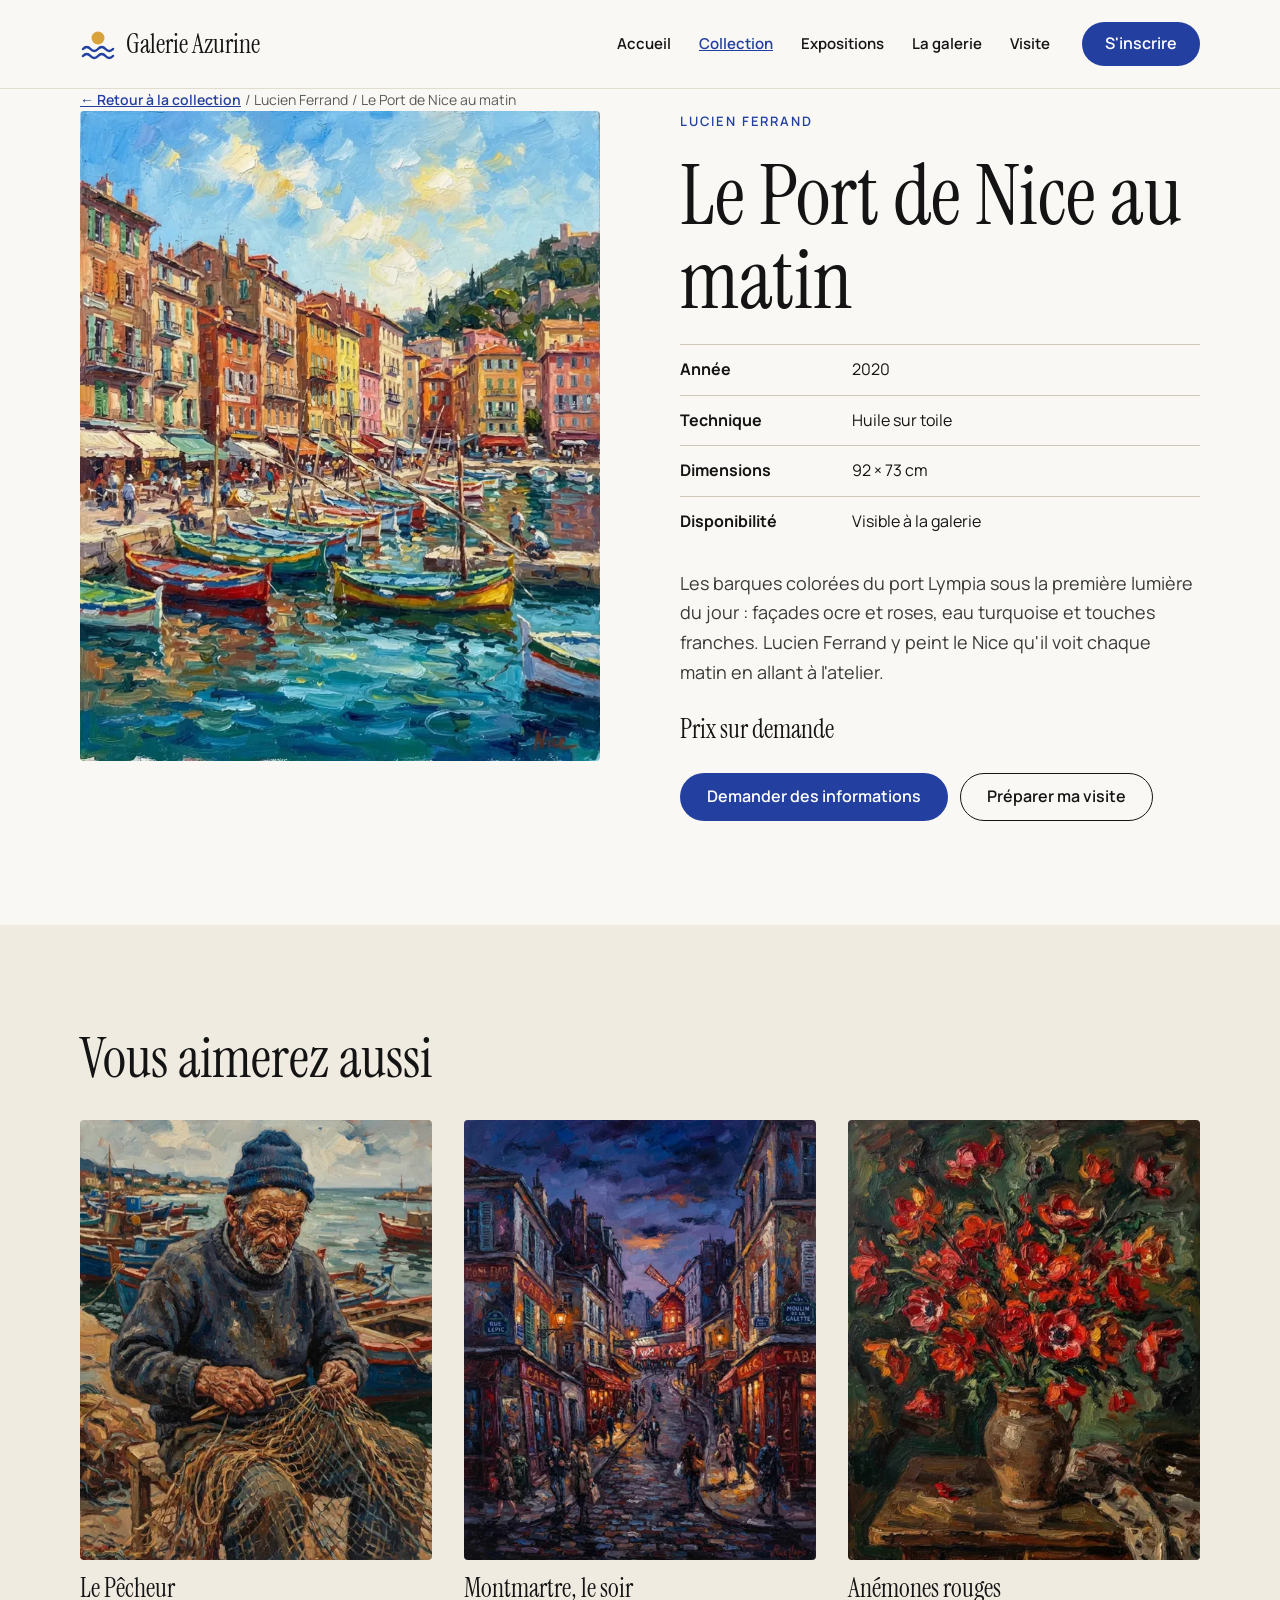
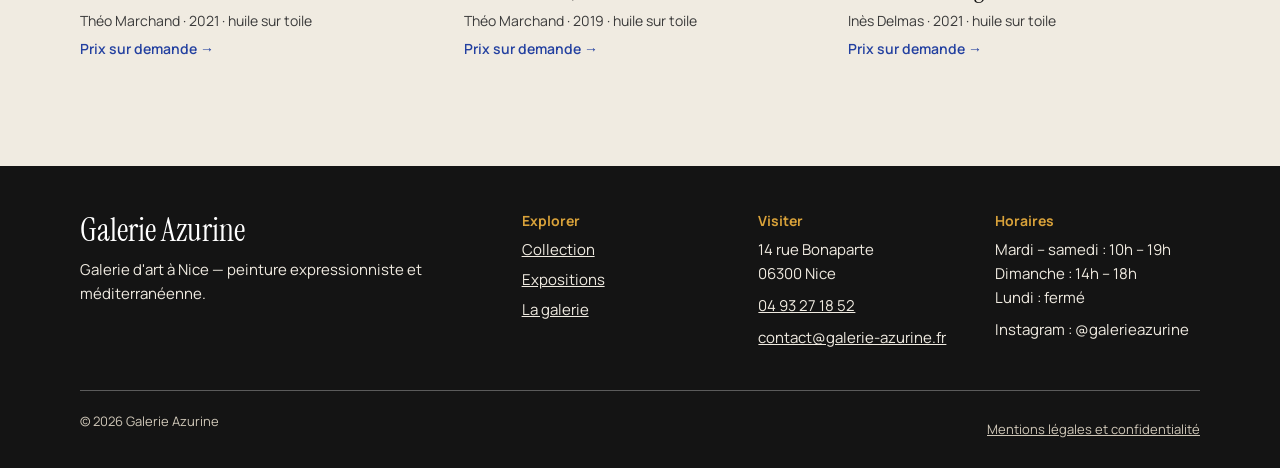
<file: oeuvres/le-port-de-nice-au-matin.html>
<!DOCTYPE html>
<html lang="fr">
<head>
  <meta charset="utf-8">
  <meta name="viewport" content="width=device-width, initial-scale=1">
  <title>Le Port de Nice au matin — Lucien Ferrand — Galerie Azurine</title>
  <meta name="description" content="Le Port de Nice au matin, Lucien Ferrand, 2020, huile sur toile, 92 × 73 cm. Œuvre visible à la Galerie Azurine, Nice.">
  <link rel="icon" href="../assets/img/favicon.svg" type="image/svg+xml">
  <link rel="preload" href="../assets/fonts/manrope-latin-400-normal.woff2" as="font" type="font/woff2" crossorigin>
  <link rel="preload" href="../assets/fonts/instrument-serif-latin-400-normal.woff2" as="font" type="font/woff2" crossorigin>
  <link rel="stylesheet" href="../assets/css/style.css">
  <script>document.documentElement.className = 'js';</script>
  <script src="../assets/js/main.js" defer></script>
</head>
<body>
  <a class="skip-link" href="#contenu">Aller au contenu</a>
  <header class="site-header">
    <div class="container header-inner">
      <a class="logo" href="../index.html">
        <img src="../assets/img/logo.svg" alt="" width="36" height="36">
        <span>Galerie Azurine</span>
      </a>
      <button class="menu-toggle" type="button" aria-expanded="false" aria-controls="menu-principal">
        <svg width="24" height="24" viewBox="0 0 24 24" aria-hidden="true" focusable="false"><path d="M3 7h18M3 12h18M3 17h18" stroke="currentColor" stroke-width="2" stroke-linecap="round" fill="none"/></svg>
        <span class="sr-only">Ouvrir le menu</span>
      </button>
      <nav class="main-nav" id="menu-principal" aria-label="Navigation principale">
        <ul>
          <li><a href="../index.html">Accueil</a></li>
          <li><a href="../collection.html" aria-current="page">Collection</a></li>
          <li><a href="../expositions.html">Expositions</a></li>
          <li><a href="../galerie.html">La galerie</a></li>
          <li><a href="../contact.html">Visite</a></li>
        </ul>
        <a class="btn btn-action btn-bloc" href="../contact.html#inscription">S'inscrire</a>
      </nav>
    </div>
  </header>
  <main id="contenu">
    <nav class="container fil-ariane" aria-label="Fil d'Ariane">
      <ol>
        <li><a href="../collection.html">← Retour à la collection</a></li>
        <li>Lucien Ferrand</li>
        <li aria-current="page">Le Port de Nice au matin</li>
      </ol>
    </nav>

    <article class="container oeuvre" aria-labelledby="titre-oeuvre">
      <div class="oeuvre-visuel">
        <img src="../assets/img/port.webp" width="800" height="1000" alt="Peinture du port de Nice : barques colorées devant des façades ocre et roses, eau turquoise.">
      </div>
      <div class="oeuvre-details">
        <p class="surtitre">Lucien Ferrand</p>
        <h1 id="titre-oeuvre">Le Port de Nice au matin</h1>
        <dl class="infos">
          <div><dt>Année</dt><dd>2020</dd></div>
          <div><dt>Technique</dt><dd>Huile sur toile</dd></div>
          <div><dt>Dimensions</dt><dd>92 × 73 cm</dd></div>
          <div><dt>Disponibilité</dt><dd>Visible à la galerie</dd></div>
        </dl>
        <p class="lead">Les barques colorées du port Lympia sous la première lumière du jour : façades ocre et roses, eau turquoise et touches franches. Lucien Ferrand y peint le Nice qu&#x27;il voit chaque matin en allant à l&#x27;atelier.</p>
        <p class="prix">Prix sur demande</p>
        <div class="boutons">
          <a class="btn btn-action" href="../contact.html#inscription">Demander des informations</a>
          <a class="btn btn-secondaire" href="../contact.html">Préparer ma visite</a>
        </div>
      </div>
    </article>

    <section class="section fond-lin" aria-labelledby="titre-aussi">
      <div class="container">
        <h2 id="titre-aussi" class="mb-32">Vous aimerez aussi</h2>
        <div class="grille">
        <article class="card" data-artiste="invites">
          <a class="card-link" href="../oeuvres/le-pecheur.html">
            <img src="../assets/img/pecheur.webp" srcset="../assets/img/pecheur-480.webp 480w, ../assets/img/pecheur.webp 800w" sizes="(min-width: 1024px) 380px, (min-width: 600px) 50vw, 100vw" width="800" height="1000" alt="Portrait peint d&#x27;un vieux pêcheur au bonnet bleu qui répare ses filets sur un quai." loading="lazy">
            <h3 class="card-title">Le Pêcheur</h3>
            <p class="card-meta">Théo Marchand · 2021 · huile sur toile</p>
            <span class="card-more">Prix sur demande →</span>
          </a>
        </article>
        <article class="card" data-artiste="invites">
          <a class="card-link" href="../oeuvres/montmartre-le-soir.html">
            <img src="../assets/img/montmartre.webp" srcset="../assets/img/montmartre-480.webp 480w, ../assets/img/montmartre.webp 800w" sizes="(min-width: 1024px) 380px, (min-width: 600px) 50vw, 100vw" width="800" height="1000" alt="Rue pavée de Montmartre au crépuscule, cafés éclairés et moulin rouge au fond, sous un ciel violet." loading="lazy">
            <h3 class="card-title">Montmartre, le soir</h3>
            <p class="card-meta">Théo Marchand · 2019 · huile sur toile</p>
            <span class="card-more">Prix sur demande →</span>
          </a>
        </article>
        <article class="card" data-artiste="invites">
          <a class="card-link" href="../oeuvres/anemones-rouges.html">
            <img src="../assets/img/anemones.webp" srcset="../assets/img/anemones-480.webp 480w, ../assets/img/anemones.webp 800w" sizes="(min-width: 1024px) 380px, (min-width: 600px) 50vw, 100vw" width="800" height="1000" alt="Bouquet d&#x27;anémones rouges dans un vase en terre, sur un fond vert sombre." loading="lazy">
            <h3 class="card-title">Anémones rouges</h3>
            <p class="card-meta">Inès Delmas · 2021 · huile sur toile</p>
            <span class="card-more">Prix sur demande →</span>
          </a>
        </article>
        </div>
      </div>
    </section>
  </main>
  <footer class="site-footer">
    <div class="container">
      <div class="footer-grid">
        <div>
          <p class="footer-marque">Galerie Azurine</p>
          <p>Galerie d'art à Nice — peinture expressionniste et méditerranéenne.</p>
        </div>
        <div>
          <h2 class="footer-titre">Explorer</h2>
          <ul class="footer-liste">
            <li><a href="../collection.html">Collection</a></li>
            <li><a href="../expositions.html">Expositions</a></li>
            <li><a href="../galerie.html">La galerie</a></li>
          </ul>
        </div>
        <div>
          <h2 class="footer-titre">Visiter</h2>
          <address>
            <p>14 rue Bonaparte<br>06300 Nice</p>
            <p><a href="tel:+33493271852">04 93 27 18 52</a></p>
            <p><a href="mailto:contact@galerie-azurine.fr">contact@galerie-azurine.fr</a></p>
          </address>
        </div>
        <div>
          <h2 class="footer-titre">Horaires</h2>
          <p>Mardi – samedi : 10h – 19h<br>Dimanche : 14h – 18h<br>Lundi : fermé</p>
          <p>Instagram : @galerieazurine</p>
        </div>
      </div>
      <div class="footer-bas">
        <p>© 2026 Galerie Azurine</p>
        <p><a href="../mentions-legales.html">Mentions légales et confidentialité</a></p>
      </div>
    </div>
  </footer>
</body>
</html>
</file>
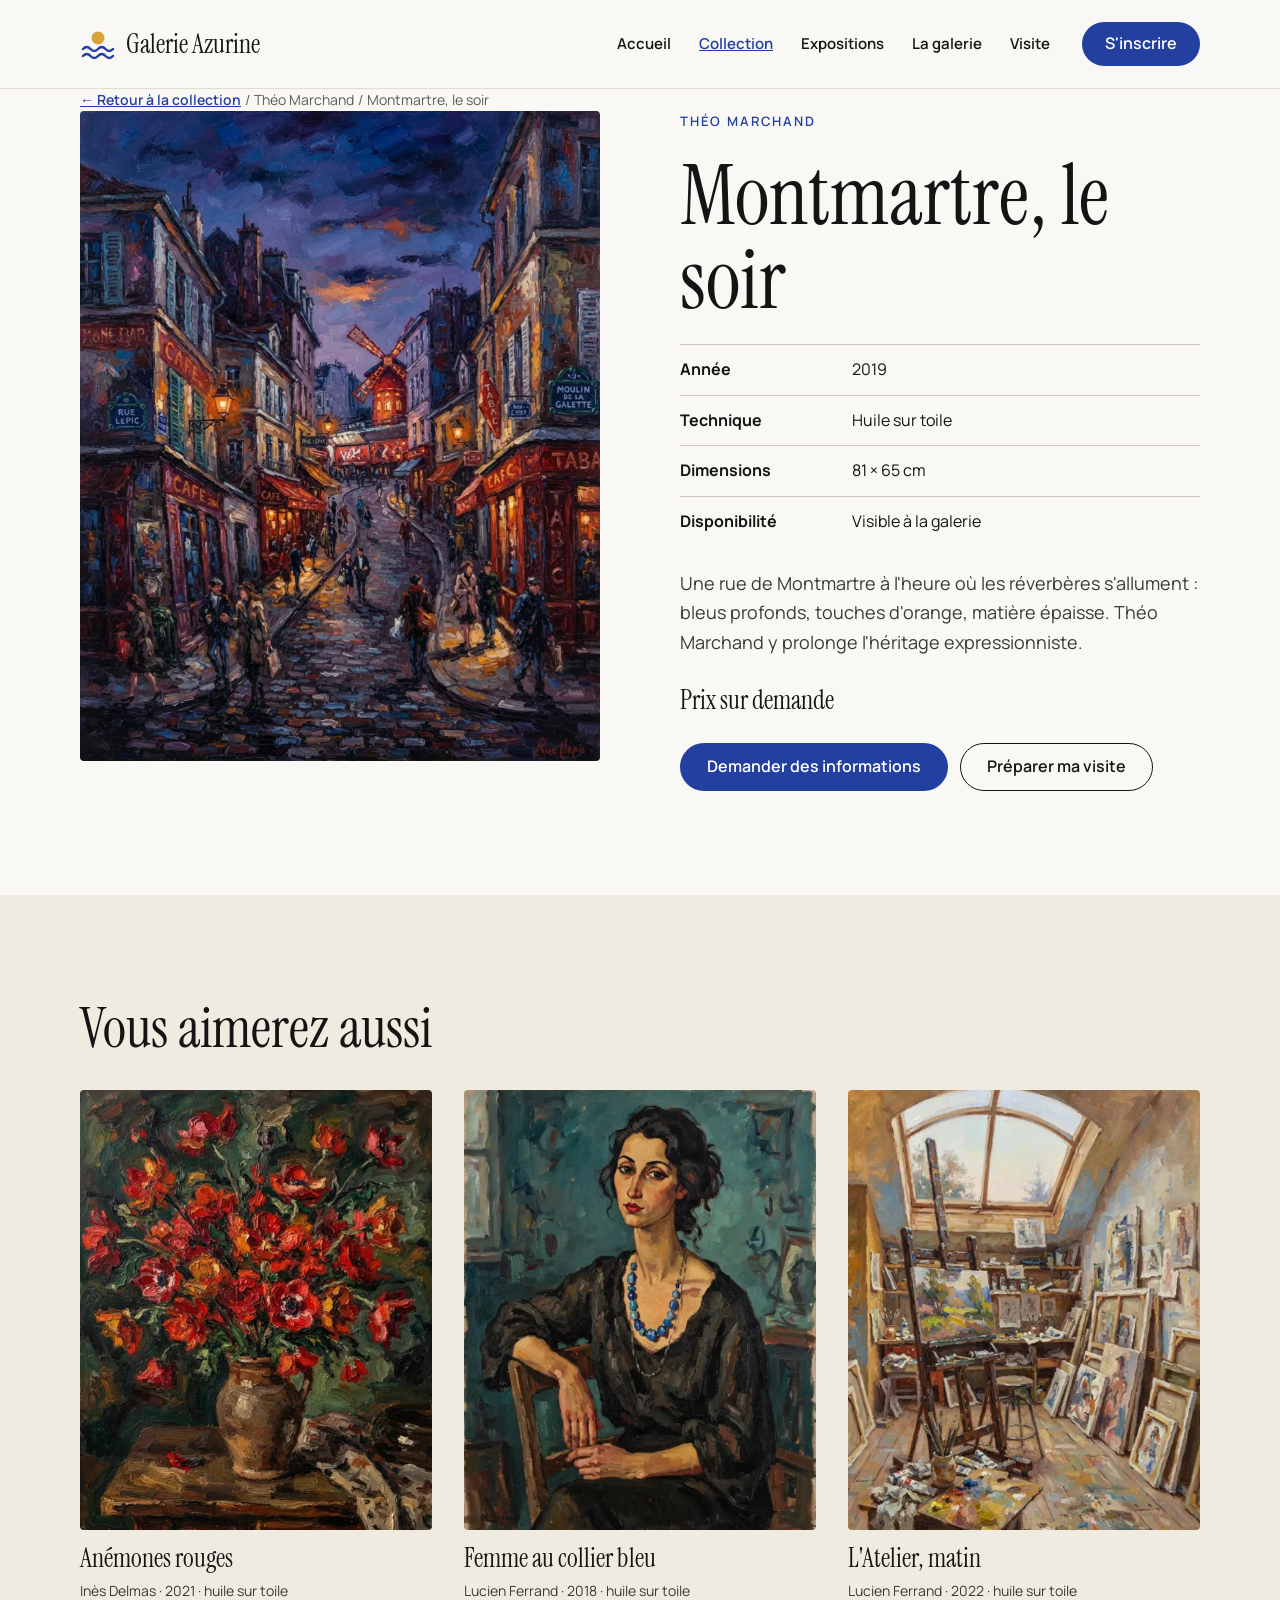
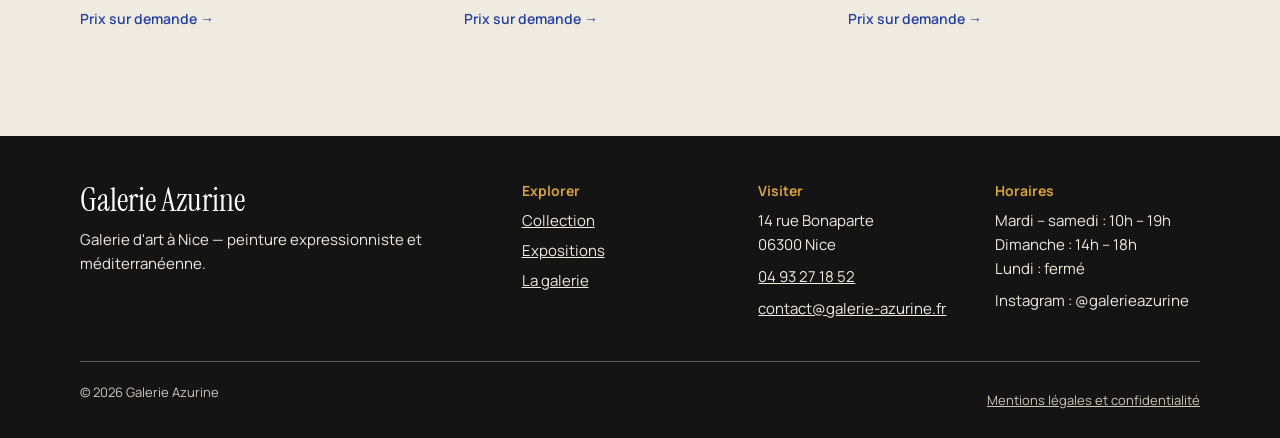
<file: oeuvres/montmartre-le-soir.html>
<!DOCTYPE html>
<html lang="fr">
<head>
  <meta charset="utf-8">
  <meta name="viewport" content="width=device-width, initial-scale=1">
  <title>Montmartre, le soir — Théo Marchand — Galerie Azurine</title>
  <meta name="description" content="Montmartre, le soir, Théo Marchand, 2019, huile sur toile, 81 × 65 cm. Œuvre visible à la Galerie Azurine, Nice.">
  <link rel="icon" href="../assets/img/favicon.svg" type="image/svg+xml">
  <link rel="preload" href="../assets/fonts/manrope-latin-400-normal.woff2" as="font" type="font/woff2" crossorigin>
  <link rel="preload" href="../assets/fonts/instrument-serif-latin-400-normal.woff2" as="font" type="font/woff2" crossorigin>
  <link rel="stylesheet" href="../assets/css/style.css">
  <script>document.documentElement.className = 'js';</script>
  <script src="../assets/js/main.js" defer></script>
</head>
<body>
  <a class="skip-link" href="#contenu">Aller au contenu</a>
  <header class="site-header">
    <div class="container header-inner">
      <a class="logo" href="../index.html">
        <img src="../assets/img/logo.svg" alt="" width="36" height="36">
        <span>Galerie Azurine</span>
      </a>
      <button class="menu-toggle" type="button" aria-expanded="false" aria-controls="menu-principal">
        <svg width="24" height="24" viewBox="0 0 24 24" aria-hidden="true" focusable="false"><path d="M3 7h18M3 12h18M3 17h18" stroke="currentColor" stroke-width="2" stroke-linecap="round" fill="none"/></svg>
        <span class="sr-only">Ouvrir le menu</span>
      </button>
      <nav class="main-nav" id="menu-principal" aria-label="Navigation principale">
        <ul>
          <li><a href="../index.html">Accueil</a></li>
          <li><a href="../collection.html" aria-current="page">Collection</a></li>
          <li><a href="../expositions.html">Expositions</a></li>
          <li><a href="../galerie.html">La galerie</a></li>
          <li><a href="../contact.html">Visite</a></li>
        </ul>
        <a class="btn btn-action btn-bloc" href="../contact.html#inscription">S'inscrire</a>
      </nav>
    </div>
  </header>
  <main id="contenu">
    <nav class="container fil-ariane" aria-label="Fil d'Ariane">
      <ol>
        <li><a href="../collection.html">← Retour à la collection</a></li>
        <li>Théo Marchand</li>
        <li aria-current="page">Montmartre, le soir</li>
      </ol>
    </nav>

    <article class="container oeuvre" aria-labelledby="titre-oeuvre">
      <div class="oeuvre-visuel">
        <img src="../assets/img/montmartre.webp" width="800" height="1000" alt="Rue pavée de Montmartre au crépuscule, cafés éclairés et moulin rouge au fond, sous un ciel violet.">
      </div>
      <div class="oeuvre-details">
        <p class="surtitre">Théo Marchand</p>
        <h1 id="titre-oeuvre">Montmartre, le soir</h1>
        <dl class="infos">
          <div><dt>Année</dt><dd>2019</dd></div>
          <div><dt>Technique</dt><dd>Huile sur toile</dd></div>
          <div><dt>Dimensions</dt><dd>81 × 65 cm</dd></div>
          <div><dt>Disponibilité</dt><dd>Visible à la galerie</dd></div>
        </dl>
        <p class="lead">Une rue de Montmartre à l&#x27;heure où les réverbères s&#x27;allument : bleus profonds, touches d&#x27;orange, matière épaisse. Théo Marchand y prolonge l&#x27;héritage expressionniste.</p>
        <p class="prix">Prix sur demande</p>
        <div class="boutons">
          <a class="btn btn-action" href="../contact.html#inscription">Demander des informations</a>
          <a class="btn btn-secondaire" href="../contact.html">Préparer ma visite</a>
        </div>
      </div>
    </article>

    <section class="section fond-lin" aria-labelledby="titre-aussi">
      <div class="container">
        <h2 id="titre-aussi" class="mb-32">Vous aimerez aussi</h2>
        <div class="grille">
        <article class="card" data-artiste="invites">
          <a class="card-link" href="../oeuvres/anemones-rouges.html">
            <img src="../assets/img/anemones.webp" srcset="../assets/img/anemones-480.webp 480w, ../assets/img/anemones.webp 800w" sizes="(min-width: 1024px) 380px, (min-width: 600px) 50vw, 100vw" width="800" height="1000" alt="Bouquet d&#x27;anémones rouges dans un vase en terre, sur un fond vert sombre." loading="lazy">
            <h3 class="card-title">Anémones rouges</h3>
            <p class="card-meta">Inès Delmas · 2021 · huile sur toile</p>
            <span class="card-more">Prix sur demande →</span>
          </a>
        </article>
        <article class="card" data-artiste="ferrand">
          <a class="card-link" href="../oeuvres/femme-au-collier-bleu.html">
            <img src="../assets/img/femme.webp" srcset="../assets/img/femme-480.webp 480w, ../assets/img/femme.webp 800w" sizes="(min-width: 1024px) 380px, (min-width: 600px) 50vw, 100vw" width="800" height="1000" alt="Portrait d&#x27;une femme assise au long cou, vêtue de noir, avec un collier de perles bleues, sur fond turquoise." loading="lazy">
            <h3 class="card-title">Femme au collier bleu</h3>
            <p class="card-meta">Lucien Ferrand · 2018 · huile sur toile</p>
            <span class="card-more">Prix sur demande →</span>
          </a>
        </article>
        <article class="card" data-artiste="ferrand">
          <a class="card-link" href="../oeuvres/l-atelier-matin.html">
            <img src="../assets/img/atelier.webp" srcset="../assets/img/atelier-480.webp 480w, ../assets/img/atelier.webp 800w" sizes="(min-width: 1024px) 380px, (min-width: 600px) 50vw, 100vw" width="800" height="1000" alt="Atelier de peintre sous une verrière : chevalet, palette et toiles posées contre les murs." loading="lazy">
            <h3 class="card-title">L&#x27;Atelier, matin</h3>
            <p class="card-meta">Lucien Ferrand · 2022 · huile sur toile</p>
            <span class="card-more">Prix sur demande →</span>
          </a>
        </article>
        </div>
      </div>
    </section>
  </main>
  <footer class="site-footer">
    <div class="container">
      <div class="footer-grid">
        <div>
          <p class="footer-marque">Galerie Azurine</p>
          <p>Galerie d'art à Nice — peinture expressionniste et méditerranéenne.</p>
        </div>
        <div>
          <h2 class="footer-titre">Explorer</h2>
          <ul class="footer-liste">
            <li><a href="../collection.html">Collection</a></li>
            <li><a href="../expositions.html">Expositions</a></li>
            <li><a href="../galerie.html">La galerie</a></li>
          </ul>
        </div>
        <div>
          <h2 class="footer-titre">Visiter</h2>
          <address>
            <p>14 rue Bonaparte<br>06300 Nice</p>
            <p><a href="tel:+33493271852">04 93 27 18 52</a></p>
            <p><a href="mailto:contact@galerie-azurine.fr">contact@galerie-azurine.fr</a></p>
          </address>
        </div>
        <div>
          <h2 class="footer-titre">Horaires</h2>
          <p>Mardi – samedi : 10h – 19h<br>Dimanche : 14h – 18h<br>Lundi : fermé</p>
          <p>Instagram : @galerieazurine</p>
        </div>
      </div>
      <div class="footer-bas">
        <p>© 2026 Galerie Azurine</p>
        <p><a href="../mentions-legales.html">Mentions légales et confidentialité</a></p>
      </div>
    </div>
  </footer>
</body>
</html>
</file>
<file: assets/css/style.css>
/* ==========================================================================
   Galerie Azurine — feuille de style
   Approche « mobile first » : les styles de base visent le smartphone,
   les media queries en fin de fichier adaptent la mise en page à la
   tablette (600 px / 768 px) puis au desktop (1024 px).

   Charte graphique (étape 1, Figma)
   - Encre        #141414  textes, bouton principal, bandeaux, pied de page
   - Papier       #FAF8F4  fond principal
   - Bleu Azur    #2340A0  liens, actions, section exposition
   - Bleu survol  #152B73  survol des boutons
   - Ocre soleil  #D9A23A  accents décoratifs, état « pressé »
   - Lin          #F0EBE1  fonds secondaires
   - Gris texte   #5B5B5B  textes secondaires
   - Bordure      #CFC7B8  bordures, champs
   - Erreur       #B42318  messages d'erreur
   Typographies : Instrument Serif (titres), Manrope (textes)
   ========================================================================== */

/* ---------- Polices (hébergées localement, licence SIL OFL) ---------- */
@font-face {
  font-family: "Instrument Serif";
  src: url("../fonts/instrument-serif-latin-400-normal.woff2") format("woff2");
  font-weight: 400;
  font-style: normal;
}

@font-face {
  font-family: "Instrument Serif";
  src: url("../fonts/instrument-serif-latin-400-italic.woff2") format("woff2");
  font-weight: 400;
  font-style: italic;
}

@font-face {
  font-family: "Manrope";
  src: url("../fonts/manrope-latin-400-normal.woff2") format("woff2");
  font-weight: 400;
  font-style: normal;
}

@font-face {
  font-family: "Manrope";
  src: url("../fonts/manrope-latin-600-normal.woff2") format("woff2");
  font-weight: 600;
  font-style: normal;
}

@font-face {
  font-family: "Manrope";
  src: url("../fonts/manrope-latin-700-normal.woff2") format("woff2");
  font-weight: 700;
  font-style: normal;
}

/* ---------- Base ---------- */
*,
*::before,
*::after {
  box-sizing: border-box;
}

html {
  scroll-behavior: smooth;
}

body {
  margin: 0;
  background-color: #FAF8F4;
  color: #141414;
  font-family: "Manrope", Arial, sans-serif;
  font-size: 16px;
  line-height: 1.6;
}

img {
  display: block;
  max-width: 100%;
  height: auto;
}

a {
  color: #2340A0;
}

a:hover {
  color: #152B73;
}

a:focus,
button:focus,
input:focus {
  outline: 3px solid #D9A23A;
  outline-offset: 2px;
}

h1,
h2,
h3 {
  margin: 0;
  font-family: "Instrument Serif", Georgia, serif;
  font-weight: 400;
}

h1 {
  font-size: 48px;
  line-height: 1;
}

h2 {
  font-size: 38px;
  line-height: 1.05;
}

h3 {
  font-size: 24px;
  line-height: 1.15;
}

h1 em,
h2 em {
  color: #2340A0;
}

p {
  margin: 0;
}

.container {
  max-width: 1280px;
  margin: 0 auto;
  padding: 0 20px;
}

.section {
  padding: 56px 0;
}

.stack > * + * {
  margin-top: 20px;
}

.surtitre {
  font-size: 13px;
  font-weight: 600;
  letter-spacing: 0.14em;
  text-transform: uppercase;
  color: #5B5B5B;
}

.lead {
  font-size: 17px;
  line-height: 1.65;
  color: #3A3A3A;
}

.texte-gris {
  color: #5B5B5B;
}

.signature {
  font-family: "Instrument Serif", Georgia, serif;
  font-style: italic;
  font-size: 30px;
  color: #2340A0;
}

.fond-lin {
  background-color: #F0EBE1;
}

.fond-bleu {
  background-color: #2340A0;
  color: #FFFFFF;
}

.fond-bleu .surtitre,
.fond-bleu h2,
.fond-bleu p {
  color: #FFFFFF;
}

.fond-bleu a:not(.btn) {
  color: #FFFFFF;
}

/* ---------- Utilitaires d'espacement ---------- */
.mt-40 {
  margin-top: 40px;
}

.mb-32 {
  margin-bottom: 32px;
}

.titre-bloc {
  margin: 12px 0 40px;
}

.pb-section {
  padding-bottom: 80px;
}

.sans-marge {
  margin-bottom: 0;
}

.aligne-haut {
  align-items: flex-start;
}

.centre {
  justify-content: center;
}

/* ---------- Accessibilité ---------- */
.sr-only {
  position: absolute;
  width: 1px;
  height: 1px;
  margin: -1px;
  padding: 0;
  overflow: hidden;
  white-space: nowrap;
  border: 0;
}

.skip-link {
  position: absolute;
  top: -100px;
  left: 16px;
  z-index: 100;
  padding: 12px 20px;
  background-color: #141414;
  color: #FFFFFF;
  border-radius: 4px;
}

.skip-link:focus {
  top: 12px;
  color: #FFFFFF;
}

/* ---------- Boutons (composant « Bouton » de la charte) ---------- */
.btn {
  display: inline-block;
  min-height: 48px;
  padding: 13px 26px;
  border: 1.5px solid transparent;
  border-radius: 999px;
  font-family: "Manrope", Arial, sans-serif;
  font-size: 16px;
  font-weight: 600;
  line-height: 1.2;
  text-align: center;
  text-decoration: none;
  cursor: pointer;
  transition: background-color 0.2s ease, color 0.2s ease, border-color 0.2s ease, transform 0.1s ease;
}

.btn-principal {
  background-color: #141414;
  color: #FFFFFF;
}

.btn-action {
  background-color: #2340A0;
  color: #FFFFFF;
}

.btn-principal:hover,
.btn-action:hover {
  background-color: #152B73;
  color: #FFFFFF;
}

.btn-secondaire {
  background-color: transparent;
  border-color: #141414;
  color: #141414;
}

.btn-secondaire:hover {
  background-color: #141414;
  color: #FFFFFF;
}

.btn:active {
  background-color: #D9A23A;
  border-color: transparent;
  color: #141414;
  transform: scale(0.98);
}

.btn-bloc {
  display: block;
  width: 100%;
}

.boutons {
  display: flex;
  flex-direction: column;
  gap: 12px;
}

.lien-fleche {
  font-weight: 600;
}

/* ---------- En-tête et navigation ---------- */
.site-header {
  position: sticky;
  top: 0;
  z-index: 50;
  background-color: #FAF8F4;
  border-bottom: 1px solid #E2DCD0;
}

.header-inner {
  display: flex;
  flex-wrap: wrap;
  align-items: center;
  justify-content: space-between;
  min-height: 68px;
}

.logo {
  display: flex;
  align-items: center;
  gap: 10px;
  color: #141414;
  text-decoration: none;
  font-family: "Instrument Serif", Georgia, serif;
  font-size: 24px;
  line-height: 1;
}

.logo:hover {
  color: #141414;
}

.menu-toggle {
  display: none;
  width: 48px;
  height: 48px;
  padding: 0;
  border: 0;
  background-color: transparent;
  color: #141414;
  cursor: pointer;
}

.menu-toggle svg {
  display: block;
  margin: 0 auto;
}

.js .menu-toggle {
  display: block;
}

.main-nav {
  width: 100%;
  padding: 8px 0 24px;
}

.js .main-nav {
  display: none;
}

.js .main-nav.is-open {
  display: block;
}

.main-nav ul {
  margin: 0 0 20px;
  padding: 0;
  list-style: none;
}

.main-nav li a {
  display: block;
  padding: 10px 0;
  color: #141414;
  text-decoration: none;
  font-family: "Instrument Serif", Georgia, serif;
  font-size: 30px;
  line-height: 1.2;
}

.main-nav li a:hover,
.main-nav li a[aria-current="page"] {
  color: #2340A0;
}

.main-nav li a[aria-current="page"] {
  text-decoration: underline;
}

/* ---------- Pied de page ---------- */
.site-footer {
  background-color: #141414;
  color: #F0EBE1;
  padding: 48px 0 28px;
  font-size: 15px;
}

.site-footer a {
  color: #F0EBE1;
}

.site-footer a:hover {
  color: #D9A23A;
}

.footer-grid {
  display: grid;
  grid-template-columns: 1fr;
  gap: 32px;
}

.footer-marque {
  font-family: "Instrument Serif", Georgia, serif;
  font-size: 32px;
  line-height: 1;
  color: #FFFFFF;
  margin-bottom: 12px;
}

.footer-titre {
  margin: 0 0 10px;
  font-family: "Manrope", Arial, sans-serif;
  font-size: 14px;
  font-weight: 700;
  color: #D9A23A;
}

.site-footer address {
  font-style: normal;
}

.site-footer address p + p,
.site-footer div > p + p {
  margin-top: 8px;
}

.footer-liste {
  margin: 0;
  padding: 0;
  list-style: none;
}

.footer-liste li + li {
  margin-top: 6px;
}

.footer-bas {
  margin-top: 40px;
  padding-top: 20px;
  border-top: 1px solid #5B5B5B;
  color: #CFC7B8;
  font-size: 13px;
}

.footer-bas a {
  color: #CFC7B8;
}

/* ---------- Accueil : hero ---------- */
.hero {
  display: grid;
  gap: 32px;
  padding-top: 36px;
  padding-bottom: 48px;
}

.hero-texte > * + * {
  margin-top: 20px;
}

.hero-visuel {
  position: relative;
  padding-bottom: 72px;
}

.hero-visuel img {
  width: 100%;
  border-radius: 4px;
}

.carte-moment {
  position: absolute;
  left: 16px;
  right: 16px;
  bottom: 0;
  display: block;
  padding: 16px 20px;
  background-color: #FFFFFF;
  border-radius: 4px;
  box-shadow: 0 12px 32px rgba(20, 20, 20, 0.14);
  color: #141414;
  text-decoration: none;
}

.carte-moment:hover {
  color: #141414;
}

.carte-moment .surtitre {
  color: #2340A0;
}

.carte-moment strong {
  display: block;
  font-family: "Instrument Serif", Georgia, serif;
  font-size: 24px;
  font-weight: 400;
  line-height: 1.2;
}

.carte-moment span {
  display: block;
  font-size: 14px;
  color: #5B5B5B;
}

/* ---------- Bandeau des artistes ---------- */
.bandeau {
  background-color: #141414;
  padding: 24px 0;
}

.bandeau ul {
  display: flex;
  flex-wrap: wrap;
  justify-content: center;
  gap: 4px 0;
  margin: 0;
  padding: 0;
  list-style: none;
}

.bandeau li {
  font-family: "Instrument Serif", Georgia, serif;
  font-size: 26px;
  line-height: 1.3;
}

.bandeau li + li::before {
  content: "•";
  margin: 0 12px;
  color: #D9A23A;
}

.bandeau a {
  color: #FAF8F4;
  text-decoration: none;
}

.bandeau a:hover {
  color: #D9A23A;
}

/* ---------- Titres de section ---------- */
.titre-section {
  display: flex;
  flex-direction: column;
  gap: 20px;
  margin-bottom: 32px;
}

.titre-section > div > * + * {
  margin-top: 12px;
}

/* ---------- Cartes « œuvre » (composant Carte œuvre) ---------- */
.grille {
  display: grid;
  grid-template-columns: 1fr;
  gap: 40px 32px;
}

.card-link {
  display: block;
  color: #141414;
  text-decoration: none;
}

.card-link:hover {
  color: #141414;
}

.card-link img {
  width: 100%;
  border-radius: 4px;
  transition: box-shadow 0.2s ease, transform 0.2s ease;
}

.card-title {
  margin-top: 14px;
  transition: color 0.2s ease;
}

.card-meta {
  margin-top: 6px;
  font-size: 14px;
  color: #3A3A3A;
}

.card-more {
  display: inline-block;
  margin-top: 6px;
  font-size: 14px;
  font-weight: 600;
  color: #2340A0;
}

.card-link:hover img {
  box-shadow: 0 14px 28px rgba(20, 20, 20, 0.22);
  transform: translateY(-4px);
}

.card-link:hover .card-title {
  color: #2340A0;
}

.card-link:hover .card-more {
  text-decoration: underline;
}

.card[hidden] {
  display: none;
}

/* ---------- Filtres de la collection ---------- */
.filtres {
  display: flex;
  gap: 8px;
  margin-top: 28px;
  padding-bottom: 4px;
  overflow-x: auto;
}

.filtres[hidden] {
  display: none;
}

.filtre {
  flex-shrink: 0;
  min-height: 44px;
  padding: 10px 18px;
  border: 1.5px solid #CFC7B8;
  border-radius: 999px;
  background-color: transparent;
  color: #141414;
  font-family: "Manrope", Arial, sans-serif;
  font-size: 14px;
  font-weight: 600;
  cursor: pointer;
  transition: background-color 0.2s ease, color 0.2s ease, border-color 0.2s ease;
}

.filtre:hover {
  border-color: #141414;
}

.filtre[aria-pressed="true"] {
  background-color: #141414;
  border-color: transparent;
  color: #FFFFFF;
}

/* ---------- Mise en page en deux colonnes ---------- */
.split {
  display: grid;
  gap: 32px;
}

.split img {
  width: 100%;
  border-radius: 4px;
}

/* ---------- Listes d'informations (horaires, détails d'une œuvre) ---------- */
.infos {
  margin: 0;
}

.infos div {
  display: grid;
  grid-template-columns: 120px 1fr;
  gap: 12px;
  padding: 12px 0;
  border-top: 1px solid #CFC7B8;
}

.infos dt {
  font-weight: 700;
}

.infos dd {
  margin: 0;
}

.fond-bleu .infos div {
  border-top-color: #8FA0D6;
}

/* ---------- Exposition ---------- */
.expo-infos {
  display: flex;
  flex-wrap: wrap;
  gap: 16px 32px;
  margin: 0;
}

.expo-infos dt {
  font-weight: 700;
}

.expo-infos dd {
  margin: 0;
}

.carte-expo {
  background-color: #FFFFFF;
  border-radius: 4px;
  overflow: hidden;
}

.carte-expo img {
  width: 100%;
  height: 260px;
  object-fit: cover;
}

.carte-expo-texte {
  padding: 24px;
}

.carte-expo-texte > * + * {
  margin-top: 8px;
}

/* ---------- La galerie ---------- */
.etapes {
  display: grid;
  gap: 32px;
  margin: 0;
  padding: 0;
  list-style: none;
}

.etapes li {
  padding-top: 20px;
  border-top: 2px solid #2340A0;
}

.etape-date {
  display: block;
  margin-bottom: 8px;
  font-family: "Instrument Serif", Georgia, serif;
  font-size: 32px;
  line-height: 1;
  color: #2340A0;
}

.missions {
  display: grid;
  gap: 24px;
}

.mission {
  padding: 28px;
  background-color: #FFFFFF;
  border: 1px solid #CFC7B8;
  border-radius: 4px;
}

.mission h3 {
  margin-bottom: 10px;
}

/* ---------- Fiche œuvre ---------- */
.fil-ariane {
  padding: 24px 0 8px;
  font-size: 14px;
}

.fil-ariane ol {
  display: flex;
  flex-wrap: wrap;
  gap: 4px;
  margin: 0;
  padding: 0;
  list-style: none;
  color: #5B5B5B;
}

.fil-ariane li + li::before {
  content: "/";
  margin-right: 4px;
}

.fil-ariane a {
  color: #2340A0;
  font-weight: 600;
}

.oeuvre {
  display: grid;
  gap: 32px;
  padding-bottom: 56px;
}

.oeuvre-visuel img {
  width: 100%;
  border-radius: 4px;
}

.oeuvre-details > * + * {
  margin-top: 22px;
}

.oeuvre-details .surtitre {
  color: #2340A0;
}

.prix {
  font-family: "Instrument Serif", Georgia, serif;
  font-size: 26px;
}

/* ---------- Formulaire d'inscription (composant Champ saisie) ---------- */
.formulaire {
  padding: 24px 20px;
  background-color: #FFFFFF;
  border-radius: 6px;
}

.formulaire > * + * {
  margin-top: 18px;
}

.champ label,
.champ-legende {
  display: block;
  margin-bottom: 6px;
  font-size: 14px;
  font-weight: 700;
}

.champ input {
  width: 100%;
  min-height: 48px;
  padding: 12px 14px;
  border: 1.5px solid #CFC7B8;
  border-radius: 4px;
  background-color: #FFFFFF;
  color: #141414;
  font-family: "Manrope", Arial, sans-serif;
  font-size: 16px;
  transition: border-color 0.2s ease;
}

.champ input:focus {
  border-color: #2340A0;
  outline: 2px solid #2340A0;
  outline-offset: 0;
}

.champs-duo {
  display: grid;
  gap: 18px;
}

fieldset {
  margin: 0;
  padding: 0;
  border: 0;
}

legend {
  padding: 0;
}

.cases {
  display: flex;
  flex-wrap: wrap;
  gap: 10px 24px;
}

.case {
  display: flex;
  align-items: flex-start;
  gap: 10px;
  font-size: 15px;
}

.case input {
  width: 20px;
  height: 20px;
  margin: 2px 0 0;
  flex-shrink: 0;
}

.case-petit {
  font-size: 13px;
  color: #5B5B5B;
}

.carte-plan {
  display: block;
  width: 100%;
  height: 260px;
  border: 0;
  border-radius: 4px;
}

/* ---------- Page de confirmation ---------- */
.confirmation {
  max-width: 640px;
  margin: 0 auto;
  padding: 96px 20px;
  text-align: center;
}

.confirmation > * + * {
  margin-top: 22px;
}

.icone-ok {
  display: block;
  width: 88px;
  height: 88px;
  margin: 0 auto;
}

/* ---------- Mentions légales ---------- */
.texte-long {
  max-width: 760px;
}

.texte-long h2 {
  margin-top: 40px;
  margin-bottom: 12px;
  font-size: 30px;
}

.texte-long p + p {
  margin-top: 12px;
}

/* ==========================================================================
   Responsive — tablette et desktop
   ========================================================================== */

/* ---------- Grand smartphone / petite tablette ---------- */
@media (min-width: 600px) {
  .grille {
    grid-template-columns: repeat(2, 1fr);
  }

  .boutons {
    flex-direction: row;
    flex-wrap: wrap;
  }

  .champs-duo {
    grid-template-columns: repeat(2, 1fr);
    gap: 24px;
  }

  .infos div {
    grid-template-columns: 160px 1fr;
  }

  .btn-bloc {
    display: inline-block;
    width: auto;
  }
}

/* ---------- Tablette ---------- */
@media (min-width: 768px) {
  .container {
    padding: 0 40px;
  }

  .section {
    padding: 80px 0;
  }

  h1 {
    font-size: 64px;
  }

  h2 {
    font-size: 48px;
  }

  h3 {
    font-size: 26px;
  }

  .bandeau li {
    font-size: 32px;
  }

  .titre-section {
    flex-direction: row;
    justify-content: space-between;
    align-items: flex-end;
  }

  .etapes,
  .missions {
    grid-template-columns: repeat(3, 1fr);
  }

  .footer-grid {
    grid-template-columns: 2fr 1fr 1fr 1fr;
  }

  .footer-bas {
    display: flex;
    justify-content: space-between;
    gap: 20px;
  }

  .formulaire {
    padding: 40px;
  }
}

/* ---------- Desktop ---------- */
@media (min-width: 1024px) {
  .container {
    padding: 0 80px;
  }

  .section {
    padding: 104px 0;
  }

  h1 {
    font-size: 84px;
  }

  h2 {
    font-size: 56px;
  }

  .lead {
    font-size: 18px;
  }

  /* Navigation horizontale : le bouton menu disparaît */
  .js .menu-toggle,
  .menu-toggle {
    display: none;
  }

  .header-inner {
    flex-wrap: nowrap;
    min-height: 88px;
  }

  .logo {
    font-size: 26px;
  }

  .main-nav,
  .js .main-nav {
    display: flex;
    align-items: center;
    gap: 32px;
    width: auto;
    padding: 0;
  }

  .main-nav ul {
    display: flex;
    gap: 28px;
    margin: 0;
  }

  .main-nav li a {
    padding: 6px 0;
    font-family: "Manrope", Arial, sans-serif;
    font-size: 15px;
    font-weight: 600;
  }

  .main-nav .btn {
    min-height: 44px;
    padding: 11px 22px;
  }

  .hero {
    grid-template-columns: 5fr 6fr;
    align-items: center;
    gap: 64px;
    padding-top: 72px;
    padding-bottom: 88px;
  }

  .hero-visuel {
    padding-bottom: 0;
  }

  .carte-moment {
    left: -40px;
    right: auto;
    bottom: 40px;
    max-width: 280px;
  }

  .bandeau {
    padding: 36px 0;
  }

  .bandeau li {
    font-size: 38px;
  }

  .grille {
    grid-template-columns: repeat(3, 1fr);
  }

  .grille-2 {
    grid-template-columns: repeat(2, 1fr);
  }

  .split {
    grid-template-columns: 1fr 1fr;
    align-items: center;
    gap: 72px;
  }

  .split-inverse > :first-child {
    order: 2;
  }

  .oeuvre {
    grid-template-columns: 1fr 1fr;
    gap: 80px;
    padding-bottom: 104px;
  }

  .carte-expo img {
    height: 320px;
  }

  .confirmation {
    padding: 160px 20px;
  }
}

/* ---------- Préférence « réduire les animations » ---------- */
@media (prefers-reduced-motion: reduce) {
  html {
    scroll-behavior: auto;
  }

  .btn,
  .filtre,
  .card-link img,
  .card-title {
    transition: none;
  }
}
</file>
